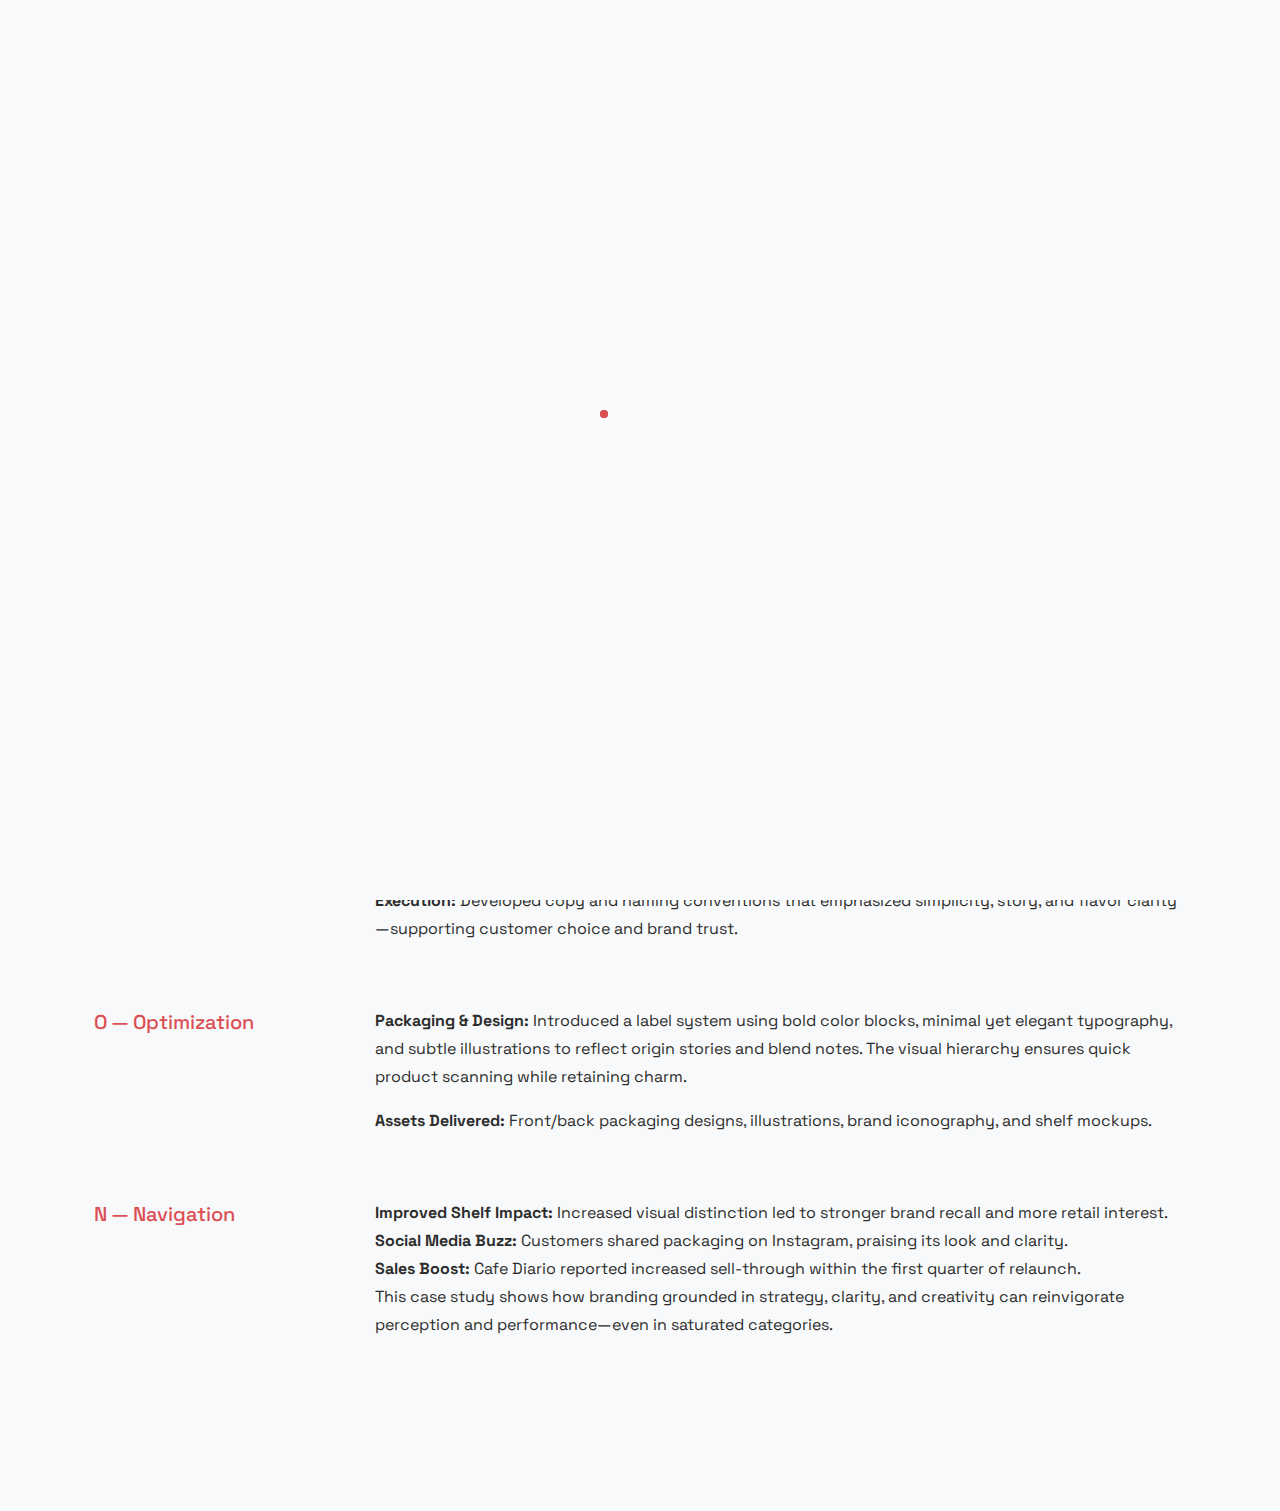
<file: cafe-diario.html>
<!DOCTYPE html>
<html lang="en">

<head>
  <meta http-equiv="Content-Type" content="text/html; charset=utf-8">

  <meta name="description" content="Name of your web site">
  <meta name="author" content="NusaTheme">

  <meta name="viewport" content="width=device-width, initial-scale=1, maximum-scale=1">

  <title>Case Study: Rebranding Cafe Diario’s Coffee Packaging | Efren Cavazos</title>
  <meta name="description" content="Discover how the ICON Method® transformed Cafe Diario’s packaging into a visually compelling, customer-friendly brand in a saturated coffee market.">
    <!-- Favicon -->
  <link rel="icon" href="assets/images/favicon.png" type="image/png">
  <!-- /Favicon -->

  <!-- STYLES -->
  <link rel="preconnect" href="https://fonts.googleapis.com">
  <link rel="preconnect" href="https://fonts.gstatic.com" crossorigin>
  <link href="https://fonts.googleapis.com/css2?family=Space+Grotesk:wght@300..700&display=swap" rel="stylesheet">

  <link rel="stylesheet" type="text/css" href="assets/css/bootstrap.min.css">
  <link rel="stylesheet" type="text/css" href="assets/css/bootstrap-icons.min.css">
  <link rel="stylesheet" type="text/css" href="assets/css/font-awesome.css">
  <link rel="stylesheet" type="text/css" href="assets/css/swiper-bundle.min.css">
  <link rel="stylesheet" type="text/css" href="assets/css/splitting.css">
  <link rel="stylesheet" type="text/css" href="assets/css/animate.min.css">
  <link rel="stylesheet" type="text/css" href="assets/css/style.css">
  <!-- /STYLES -->
</head>

<body class="light">
  <header class="site-header sticky wow fadeInDown">
    <div class="container">
      <div class="site-header-container">
        <!-- Logo -->
        <div class="site-header-logo">
          <a href="./index.html" class="logo">
            <img src="./assets/images/logo.png" alt="Your Logo" width="300" height="95">
            <span class="visually-hidden">Logo</span>
          </a>
        </div>
        <!-- /Logo -->

        <!-- Menu -->
        <div class="mobile-menu d-lg-none">
          <button class="js-menu-toggle">
            <span></span>
            <span></span>
            <span></span>
          </button>
        </div>
        <nav class="site-menu text-uppercase">
          <ul>
            <li><a href="./index.html" class="one-page-link active">Home</a></li>
            <li><a href="./index.html#service" class="one-page-link">What I Offer</a></li>
            <li><a href="./index.html#about" class="one-page-link">About Me</a></li>
          </ul>
        </nav>
        <!-- /Menu -->

        <!-- Button Hire Me -->
        <div class="d-none d-xl-flex site-menu-right">
          <a href="./index.html#contact" class="btn btn-md one-page-link">
            Hire Me <i class="fa fa-chevron-right ms-1 fs-sm"></i>
          </a>
        </div>
        <!-- Button Hire Me -->
      </div>
    </div>
  </header>


  <main>
    <!-- Header Section -->
    <section class="home-section pt-5 pb-5" style="background-image: url(assets/images/bg-1.jpg)" id="home">
      <div class="container position-relative d-flex align-items-end pt-5 pb-5">
        <!-- Section Content -->
        <div class="w-100 text-center">
          <div class="row">
            <!-- Page Title -->
            <div class="col-md-8 offset-md-2">
              <h1 class="hs-title-1 mb-1">
                <span class="wow fadeInUp d-inline-block">Redesigning Cafe Diario's Coffee Packaging</span>
              </h1>
              <p class="mb-0 wow fadeInUp text-gray-2 fs-xl" data-wow-delay=" 0.2s" data-wow-duration="1.2s">
                Packaging design, rebranding, strategy
              </p>
            </div>
            <!-- /Page Title -->

          </div>
        </div>
        <!-- /Section Content -->

      </div>
    </section>
    <!-- /Header Section -->

    <!-- Section -->
    <section class="pt-5 bg-light" id="cafe-diario-case-study">
      <div class="container">
        <div class="text-center mb-5">
          <h2>Case Study: Packaging Redesign for Cafe Diario</h2>
          <p class="fs-lg text-gray-1">Using the ICON Method® to build an inclusive and high-impact coffee brand presence.</p>
        </div>
    
        <div class="row mb-5">
          <div class="col-md-3">
            <h4 class="text-primary-1">I — Identity</h4>
          </div>
          <div class="col-md-9">
            <p><strong>Challenge:</strong> Cafe Diario needed to refresh its packaging in a saturated coffee market to stand out and better reflect its mission: that quality coffee is for everyone—not just aficionados.</p>
            <p><strong>Goal:</strong> Build a visual identity that was approachable, artistic, and easy to understand—without compromising premium cues.</p>
          </div>
        </div>
    
        <div class="row mb-5">
          <div class="col-md-3">
            <h4 class="text-primary-1">C — Communication</h4>
          </div>
          <div class="col-md-9">
            <p><strong>Strategy:</strong> Position coffee as a daily ritual accessible to all. Messaging needed to balance origin storytelling with friendly, clear language to welcome novice and seasoned drinkers alike.</p>
            <p><strong>Execution:</strong> Developed copy and naming conventions that emphasized simplicity, story, and flavor clarity—supporting customer choice and brand trust.</p>
          </div>
        </div>
    
        <div class="row mb-5">
          <div class="col-md-3">
            <h4 class="text-primary-1">O — Optimization</h4>
          </div>
          <div class="col-md-9">
            <p><strong>Packaging & Design:</strong> Introduced a label system using bold color blocks, minimal yet elegant typography, and subtle illustrations to reflect origin stories and blend notes. The visual hierarchy ensures quick product scanning while retaining charm.</p>
            <p><strong>Assets Delivered:</strong> Front/back packaging designs, illustrations, brand iconography, and shelf mockups.</p>
          </div>
        </div>
    
        <div class="row mb-5">
          <div class="col-md-3">
            <h4 class="text-primary-1">N — Navigation</h4>
          </div>
          <div class="col-md-9">
            <ul>
              <li><strong>Improved Shelf Impact:</strong> Increased visual distinction led to stronger brand recall and more retail interest.</li>
              <li><strong>Social Media Buzz:</strong> Customers shared packaging on Instagram, praising its look and clarity.</li>
              <li><strong>Sales Boost:</strong> Cafe Diario reported increased sell-through within the first quarter of relaunch.</li>
            </ul>
            <p>This case study shows how branding grounded in strategy, clarity, and creativity can reinvigorate perception and performance—even in saturated categories.</p>
          </div>
        </div>
      </div>
    </section>
    
    
    <!-- /Section -->

  </main>

  <!-- Footer -->
  <footer class="footer">
    <div class="container">
      <div class="row align-items-center">
        <!-- Footer Copyright -->
        <div class="col-lg-5 mb-4 mb-lg-0 text-center text-lg-start">
          <span class="text-gray-2 d-inline-block wow fadeInLeft" data-wow-offset="20">©
            Efren Cavazos 2025 | All Rights
            Reserved</span>
        </div>
        <!-- /Footer Copyright -->

        <!-- Social Media -->
        <div class="col-lg-7">
          <!-- <div class="social-media wow fadeInLeft" data-wow-offset="20">
            <a href="#">
              <span class="visually-hidden">Facebook</span>
              <i class="bi-facebook"></i>
            </a>
            <a href="#">
              <span class="visually-hidden">Twitter</span>
              <i class="bi-twitter-x"></i>
            </a>
            <a href="#">
              <span class="visually-hidden">Linkedin</span>
              <i class="bi-linkedin"></i>
            </a>
            <a href="#">
              <span class="visually-hidden">Dribbble</span>
              <i class="bi-dribbble"></i>
            </a>
          </div> -->
        </div>
        <!-- /Social Media -->

      </div>

    </div>
  </footer>
  <!-- /Footer -->

  <!-- Preloader -->
  <div class="preloader">
    <div class="ripple">
      <div></div>
      <div></div>
    </div>
  </div>
  <!-- /Preloader -->

  <!-- CURSOR -->
  <div class="mouse-cursor cursor-outer"></div>
  <div class="mouse-cursor cursor-inner"></div>
  <!-- /CURSOR -->

  <!-- Back to top -->
  <div class="back-to-top-wrapper">
    <a href="#Home" class="back-to-top">
      <span class="visually-hidden">Back to top</span>
      <i class="bi bi-arrow-up-short"></i>
      <div class="progress-wrap active-progress">
        <svg class="progress-circle svg-content" width="100%" height="100%" viewBox="-1 -1 102 102">
          <path d="M50,1 a49,49 0 0,1 0,98 a49,49 0 0,1 0,-98" />
        </svg>
      </div>
    </a>
  </div>
  <!-- /Back to top -->

  <!-- SCRIPTS -->
  <script src="assets/js/jquery.min.js"></script>
  <script src="assets/js/bootstrap.bundle.min.js"></script>
  <script src="assets/js/plugins.js"></script>
  <script src="assets/js/main.js"></script>
  <!-- /SCRIPTS -->
  <!-- Google tag (gtag.js) -->
<script async src="https://www.googletagmanager.com/gtag/js?id=G-RB4GNWDWS3"></script>
<script>
  window.dataLayer = window.dataLayer || [];
  function gtag(){dataLayer.push(arguments);}
  gtag('js', new Date());

  gtag('config', 'G-RB4GNWDWS3');
</script>
</body>

</html>
</file>
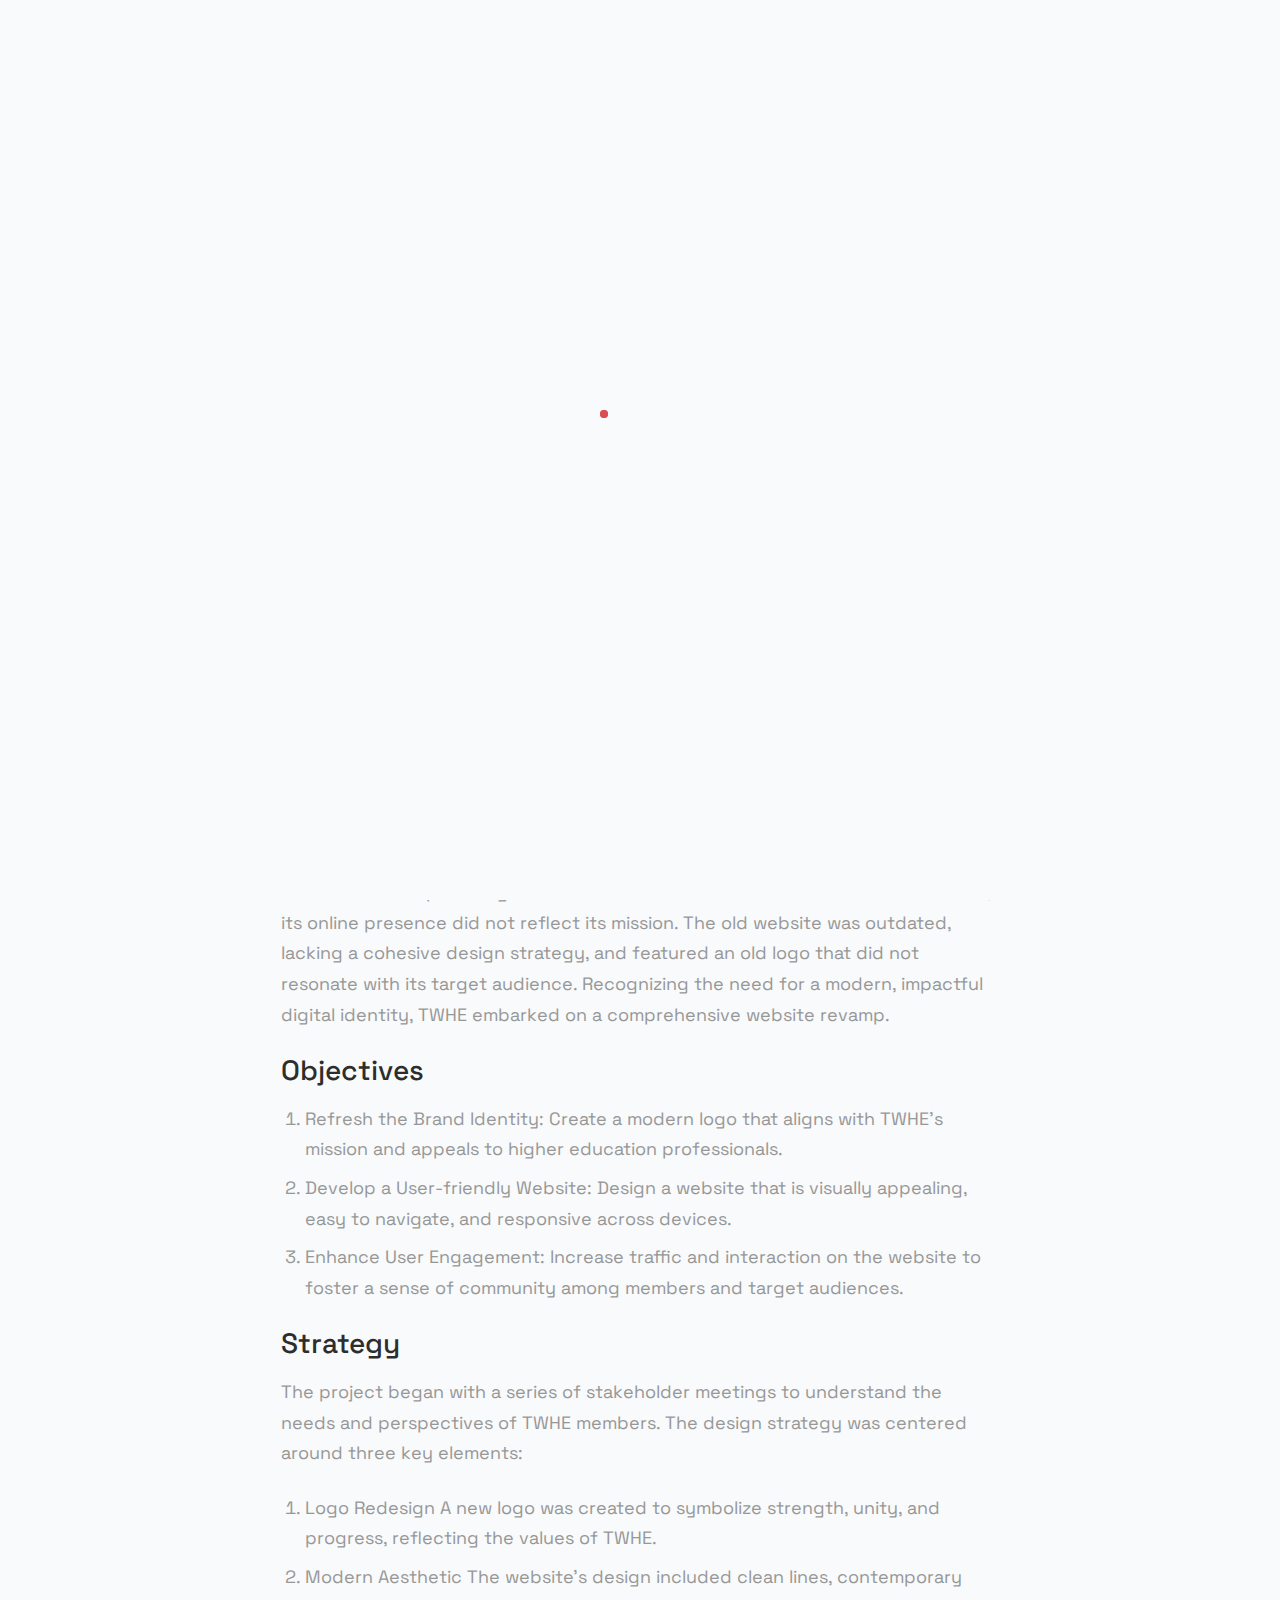
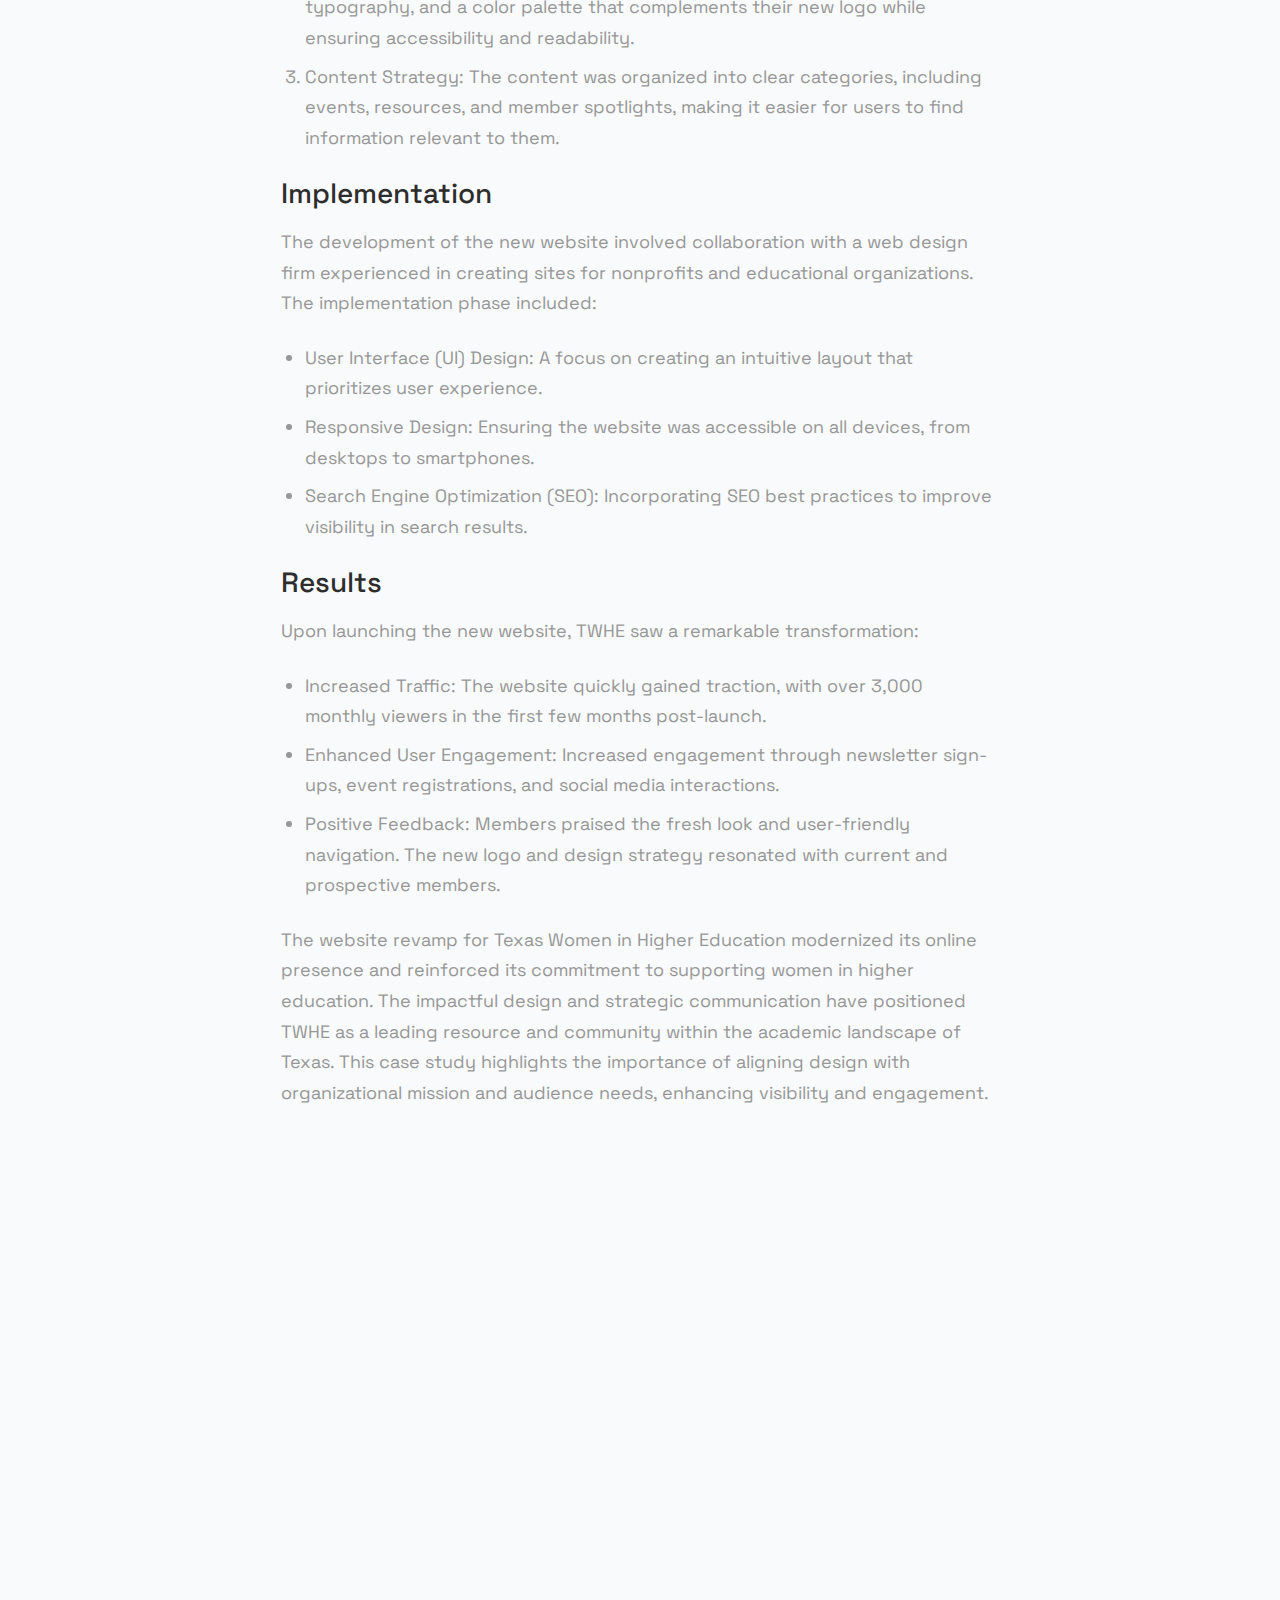
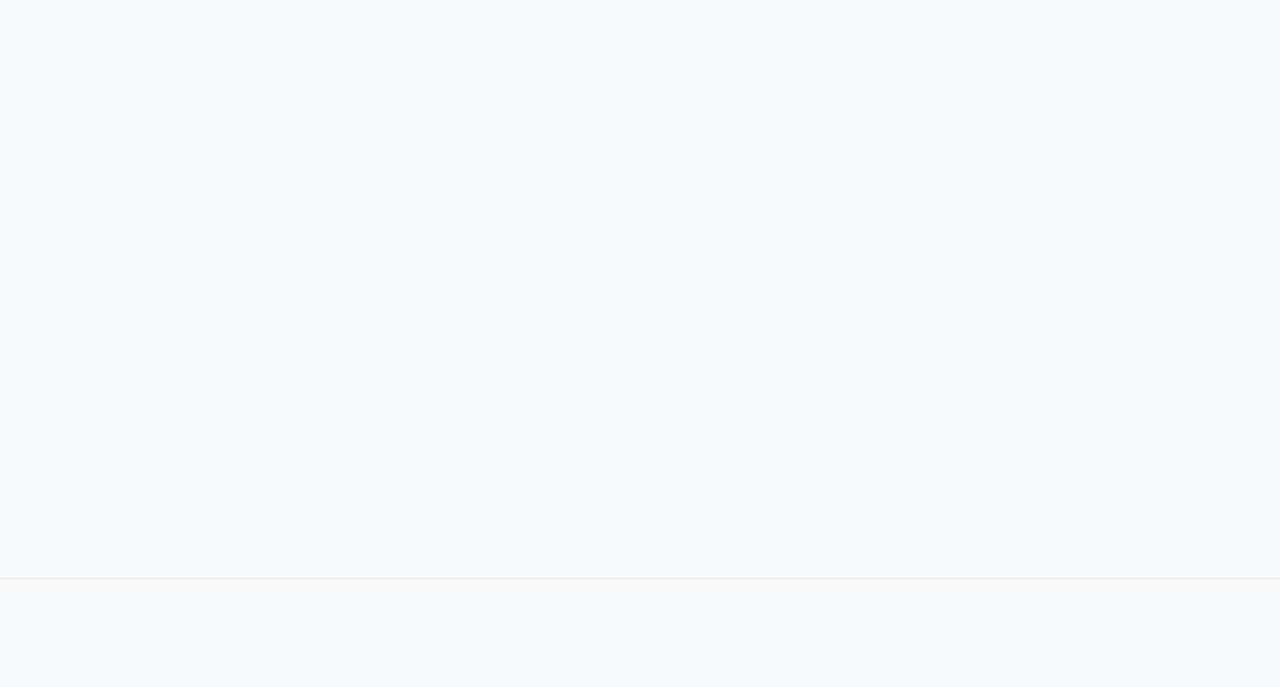
<file: kinsmen-website.html>
<!DOCTYPE html>
<html lang="en">

<head>
  <meta http-equiv="Content-Type" content="text/html; charset=utf-8">
  <meta name="description" content="Name of your web site">
  <meta name="author" content="NusaTheme">
  <meta name="viewport" content="width=device-width, initial-scale=1, maximum-scale=1">
  <title>Efren Cavazos | Digital Marketeer, Branding Expert and Graphic Designer</title>
  <meta name="description"
    content="Discover how the Kinsmen website was transformed with modern UX design, brand clarity, and strategic content—driving engagement and digital credibility for a nonprofit committed to education and empowerment.">

  <meta name="keywords"
    content="nonprofit website UX, TWHE brand redesign, higher education website revamp, stakeholder-driven design, accessibility in education websites, modern web design for nonprofits, logo and UI/UX refresh">

  <!-- Favicon -->
  <link rel="icon" href="assets/images/favicon.png" type="image/png">
  <!-- /Favicon -->

  <!-- Google Tag Manager -->
  <script>(function (w, d, s, l, i) {
      w[l] = w[l] || []; w[l].push({
        'gtm.start':
          new Date().getTime(), event: 'gtm.js'
      }); var f = d.getElementsByTagName(s)[0],
        j = d.createElement(s), dl = l != 'dataLayer' ? '&l=' + l : ''; j.async = true; j.src =
          'https://www.googletagmanager.com/gtm.js?id=' + i + dl; f.parentNode.insertBefore(j, f);
    })(window, document, 'script', 'dataLayer', 'GTM-TV84F7SS');</script>
  <!-- End Google Tag Manager -->

  <!-- STYLES -->
  <link rel="preconnect" href="https://fonts.googleapis.com">
  <link rel="preconnect" href="https://fonts.gstatic.com" crossorigin>
  <link href="https://fonts.googleapis.com/css2?family=Space+Grotesk:wght@300..700&display=swap" rel="stylesheet">
  <link rel="stylesheet" type="text/css" href="assets/css/bootstrap.min.css">
  <link rel="stylesheet" type="text/css" href="assets/css/bootstrap-icons.min.css">
  <link rel="stylesheet" type="text/css" href="assets/css/font-awesome.css">
  <link rel="stylesheet" type="text/css" href="assets/css/swiper-bundle.min.css">
  <link rel="stylesheet" type="text/css" href="assets/css/splitting.css">
  <link rel="stylesheet" type="text/css" href="assets/css/animate.min.css">
  <link rel="stylesheet" type="text/css" href="assets/css/style.css">
  <!-- /STYLES -->
</head>

<body class="light">

  <!-- Google Tag Manager (noscript) -->
  <noscript><iframe src="https://www.googletagmanager.com/ns.html?id=GTM-TV84F7SS" height="0" width="0"
      style="display:none;visibility:hidden"></iframe></noscript>
  <!-- End Google Tag Manager (noscript) -->
  <header class="site-header sticky wow fadeInDown">
    <div class="container">
      <div class="site-header-container">
        <!-- Logo -->
        <div class="site-header-logo">
          <a href="./index.html" class="logo">
            <img src="./assets/images/logo.png" alt="Your Logo" width="300" height="95">
            <span class="visually-hidden">Logo</span>
          </a>
        </div>
        <!-- /Logo -->

        <!-- Menu -->
        <div class="mobile-menu d-lg-none">
          <button class="js-menu-toggle">
            <span></span>
            <span></span>
            <span></span>
          </button>
        </div>
        <nav class="site-menu text-uppercase">
          <ul>
            <li><a href="./index.html" class="one-page-link active">Home</a></li>
            <li><a href="./index.html#service" class="one-page-link">What I Offer</a></li>
            <li><a href="./index.html#about" class="one-page-link">About Me</a></li>
          </ul>
        </nav>
        <!-- /Menu -->

        <!-- Button Hire Me -->
        <div class="d-none d-xl-flex site-menu-right">
          <a href="./index.html#contact" class="btn btn-md one-page-link">
            Hire Me <i class="fa fa-chevron-right ms-1 fs-sm"></i>
          </a>
        </div>
        <!-- Button Hire Me -->
      </div>
    </div>
  </header>

  <main>
    <!-- Header Section -->
    <section class="home-section pt-5 pb-5" style="background-image: url(assets/images/bg-1.jpg)" id="home">
      <div class="container position-relative d-flex align-items-end pt-5 pb-5">
        <!-- Section Content -->
        <div class="w-100 text-center">
          <div class="row">
            <!-- Page Title -->
            <div class="col-md-8 offset-md-2">
              <h1 class="hs-title-1 mb-1">
                <span class="wow fadeInUp d-inline-block">Revamp of the Texas Women in Higher Education (TWHE)
                  Website</span>
              </h1>
              <p class="mb-0 wow fadeInUp text-gray-2 fs-xl" data-wow-delay=" 0.2s" data-wow-duration="1.2s">
                Web Development, UI/UX Design
              </p>
            </div>
            <!-- /Page Title -->

          </div>
        </div>
        <!-- /Section Content -->

      </div>
    </section>
    <!-- /Header Section -->

    <!-- Section -->
    <section class="page-section content-light" id="start">
      <div class="container relative">
        <div class="row">
          <div class="col-lg-8 offset-lg-2">
            <!-- Project Info -->
            <div class="project-info bordered row row-cols-md-3 mb-5">
              <div class="project-info-item mb-2 mb-md-0">

              </div>
              <div class="project-info-item mb-2 mb-md-0">
                <div>
                  <b>Client</b>
                </div>
                <div class="text-gray-2">
                  Muscle Rehab by Enfusia
                </div>
              </div>
              <div class="project-info-item">
                <div>
                  <b>Services</b>
                </div>
                <div class="text-gray-2">
                  Packaging Design
                  <br>
                  Branding
                </div>
              </div>
            </div>
            <!-- /Project Info -->

            <!-- Project Description -->
            <div>
              <h2 class="h3 mb-3">Project Description</h2>
              <div class="text-gray-2 text-content">
                <p>The Texas Women in Higher Education (TWHE) organization has long been dedicated to empowering women
                  in academic institutions across Texas. However, its online presence did not reflect its mission. The
                  old website was outdated, lacking a cohesive design strategy, and featured an old logo that did not
                  resonate with its target audience. Recognizing the need for a modern, impactful digital identity, TWHE
                  embarked on a comprehensive website revamp.</p>
              </div>
              <h2 class="h3 mb-3">Objectives</h2>
              <div class="text-gray-2 text-content">
                <ol>
                  <li>Refresh the Brand Identity: Create a modern logo that aligns with TWHE’s mission and appeals to
                    higher education professionals.</li>
                  <li>Develop a User-friendly Website: Design a website that is visually appealing, easy to navigate,
                    and responsive across devices.</li>
                  <li>Enhance User Engagement: Increase traffic and interaction on the website to foster a sense of
                    community among members and target audiences.</li>
                </ol>
              </div>
              <h2 class="h3 mb-3">Strategy</h2>
              <div class="text-gray-2 text-content">
                <p>The project began with a series of stakeholder meetings to understand the needs and perspectives of
                  TWHE members. The design strategy was centered around three key elements:</p>
                <ol>
                  <li>Logo Redesign A new logo was created to symbolize strength, unity, and progress, reflecting the
                    values of TWHE.</li>
                  <li>Modern Aesthetic The website’s design included clean lines, contemporary typography, and a color
                    palette that complements their new logo while ensuring accessibility and readability.</li>
                  <li>Content Strategy: The content was organized into clear categories, including events, resources,
                    and member spotlights, making it easier for users to find information relevant to them.</li>
                </ol>
              </div>
              <h2 class="h3 mb-3">Implementation</h2>
              <div class="text-gray-2 text-content">
                <p>The development of the new website involved collaboration with a web design firm experienced in
                  creating sites for nonprofits and educational organizations. The implementation phase included:</p>
                <ul>
                  <li>User Interface (UI) Design: A focus on creating an intuitive layout that prioritizes user
                    experience.</li>
                  <li>Responsive Design: Ensuring the website was accessible on all devices, from desktops to
                    smartphones.</li>
                  <li>Search Engine Optimization (SEO): Incorporating SEO best practices to improve visibility in search
                    results.</li>
                </ul>
              </div>
              <h2 class="h3 mb-3">Results</h2>
              <div class="text-gray-2 text-content">
                <p>Upon launching the new website, TWHE saw a remarkable transformation:</p>
                <ul>
                  <li>Increased Traffic: The website quickly gained traction, with over 3,000 monthly viewers in the
                    first few months post-launch.</li>
                  <li>Enhanced User Engagement: Increased engagement through newsletter sign-ups, event registrations,
                    and social media interactions.</li>
                  <li>Positive Feedback: Members praised the fresh look and user-friendly navigation. The new logo and
                    design strategy resonated with current and prospective members.</li>
                </ul>
                <p>The website revamp for Texas Women in Higher Education modernized its online presence and reinforced
                  its commitment to supporting women in higher education. The impactful design and strategic
                  communication have positioned TWHE as a leading resource and community within the academic landscape
                  of Texas. This case study highlights the importance of aligning design with organizational mission and
                  audience needs, enhancing visibility and engagement.</p>
              </div>
            </div>
            <!-- /Project Description -->

            <!-- Project Images -->
            <div class="row g-4">
              <div class="col-lg-6">
                <!-- Project Box (Lightbox Image) -->
                <div class="project-box">
                  <div class="project-box-container wow scalexIn" data-wow-duration="1s">
                    <a href="assets/images/img-portrait.jpg" data-type="image" data-fslightbox="lightbox-projects">
                      <img src="assets/images/img-portrait.jpg" alt="" class="wow fadeIn" data-wow-delay="1.2s">
                      <div class="content-overlay">
                        <div>
                          <div class="project-title">Landing Page</div>
                          <div class="project-description">Lightbox Image</div>
                        </div>
                      </div>
                    </a>
                  </div>
                </div>
                <!-- /Project Box (Lightbox Image) -->
              </div>

              <div class="col-lg-6">
                <!-- Project Box (Lightbox Video) -->
                <div class="project-box">
                  <div class="project-box-container wow scalexIn" data-wow-duration="1s">
                    <a href="https://www.youtube.com/watch?v=xgk5N4rCJIw" data-type="youtube"
                      data-fslightbox="lightbox-projects">
                      <img src="assets/images/img-portrait.jpg" alt="" class="wow fadeIn" data-wow-delay="1.2s">
                      <div class="content-overlay">
                        <div>
                          <div class="project-title">Company Profile</div>
                          <div class="project-description">Lightbox Video</div>
                        </div>
                      </div>
                    </a>
                  </div>
                </div>
                <!-- Project Box (Lightbox Video) -->
              </div>

              <div class="col-lg-6">
                <!-- Project Box (Lightbox Image) -->
                <div class="project-box">
                  <div class="project-box-container wow scalexIn" data-wow-duration="1s">
                    <a href="assets/images/img-portrait.jpg" data-type="image" data-fslightbox="lightbox-projects">
                      <img src="assets/images/img-portrait.jpg" alt="" class="wow fadeIn" data-wow-delay="1.2s">
                      <div class="content-overlay">
                        <div>
                          <div class="project-title">Ecommerce Site</div>
                          <div class="project-description">Lightbox Image</div>
                        </div>
                      </div>
                    </a>
                  </div>
                </div>
                <!-- /Project Box (Lightbox Image) -->
              </div>

              <div class="col-lg-6">
                <!-- Project Box (Lightbox Image) -->
                <div class="project-box">
                  <div class="project-box-container wow scalexIn" data-wow-duration="1s">
                    <a href="assets/images/img-portrait.jpg" data-type="image" data-fslightbox="lightbox-projects">
                      <img src="assets/images/img-portrait.jpg" alt="" class="wow fadeIn" data-wow-delay="1.2s">
                      <div class="content-overlay">
                        <div>
                          <div class="project-title">Ecommerce Site</div>
                          <div class="project-description">Lightbox Image</div>
                        </div>
                      </div>
                    </a>
                  </div>
                </div>
                <!-- /Project Box (Lightbox Image) -->
              </div>
            </div>
            <!-- /Project Images -->
          </div>
        </div>
      </div>
    </section>
    <!-- /Section -->

  </main>

  <!-- Footer -->
  <footer class="footer">
    <div class="container">
      <div class="row align-items-center">
        <!-- Footer Copyright -->
        <div class="col-lg-5 mb-4 mb-lg-0 text-center text-lg-start">
          <span class="text-gray-2 d-inline-block wow fadeInLeft" data-wow-offset="20">©
            Efren Cavazos 2025 | All Rights
            Reserved</span>
        </div>
        <!-- /Footer Copyright -->
      </div>
    </div>
  </footer>
  <!-- /Footer -->

  <!-- Preloader -->
  <div class="preloader">
    <div class="ripple">
      <div></div>
      <div></div>
    </div>
  </div>
  <!-- /Preloader -->

  <!-- CURSOR -->
  <div class="mouse-cursor cursor-outer"></div>
  <div class="mouse-cursor cursor-inner"></div>
  <!-- /CURSOR -->

  <!-- Back to top -->
  <div class="back-to-top-wrapper">
    <a href="#Home" class="back-to-top">
      <span class="visually-hidden">Back to top</span>
      <i class="bi bi-arrow-up-short"></i>
      <div class="progress-wrap active-progress">
        <svg class="progress-circle svg-content" width="100%" height="100%" viewBox="-1 -1 102 102">
          <path d="M50,1 a49,49 0 0,1 0,98 a49,49 0 0,1 0,-98" />
        </svg>
      </div>
    </a>
  </div>
  <!-- /Back to top -->

  <!-- SCRIPTS -->
  <script src="assets/js/jquery.min.js"></script>
  <script src="assets/js/bootstrap.bundle.min.js"></script>
  <script src="assets/js/plugins.js"></script>
  <script src="assets/js/main.js"></script>
  <!-- /SCRIPTS -->
  <!-- Google tag (gtag.js) -->
  <script async src="https://www.googletagmanager.com/gtag/js?id=G-RB4GNWDWS3"></script>
  <script>
    window.dataLayer = window.dataLayer || [];
    function gtag() { dataLayer.push(arguments); }
    gtag('js', new Date());

    gtag('config', 'G-RB4GNWDWS3');
  </script>
</body>

</html>
</file>
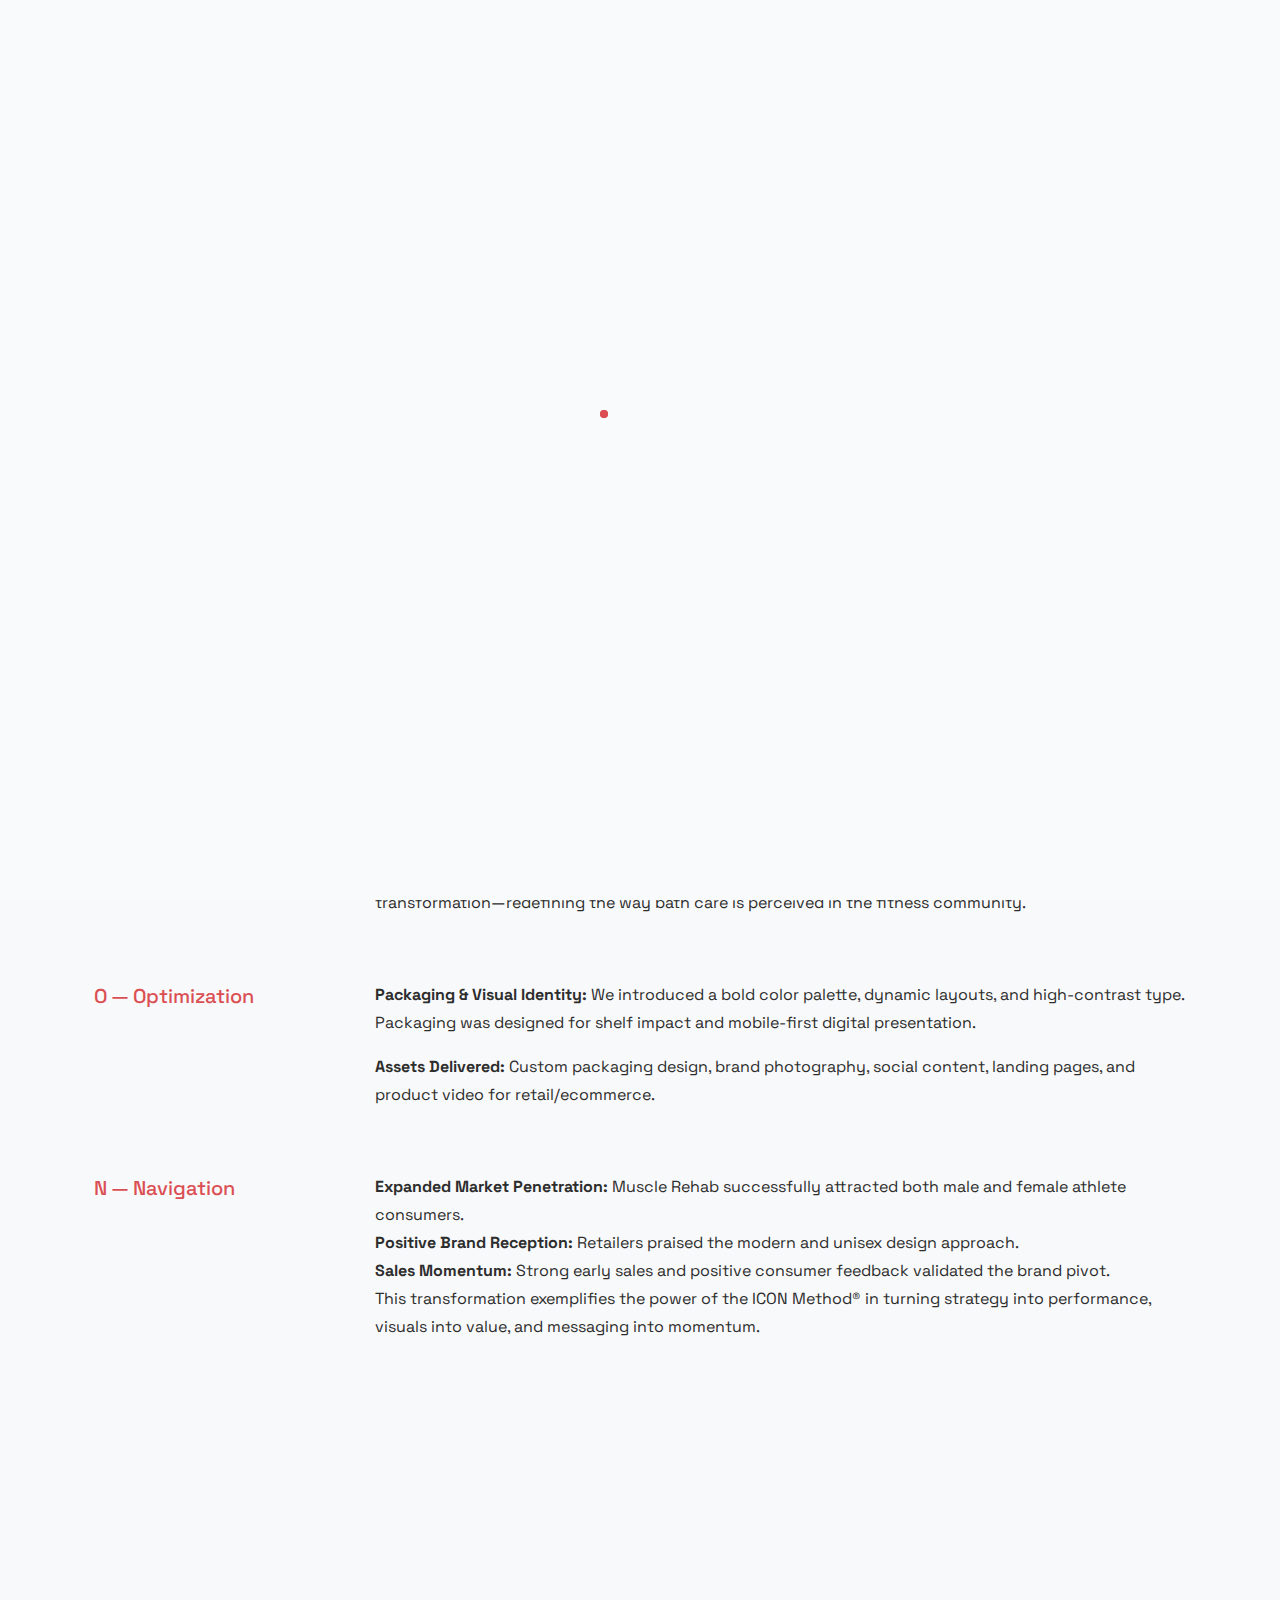
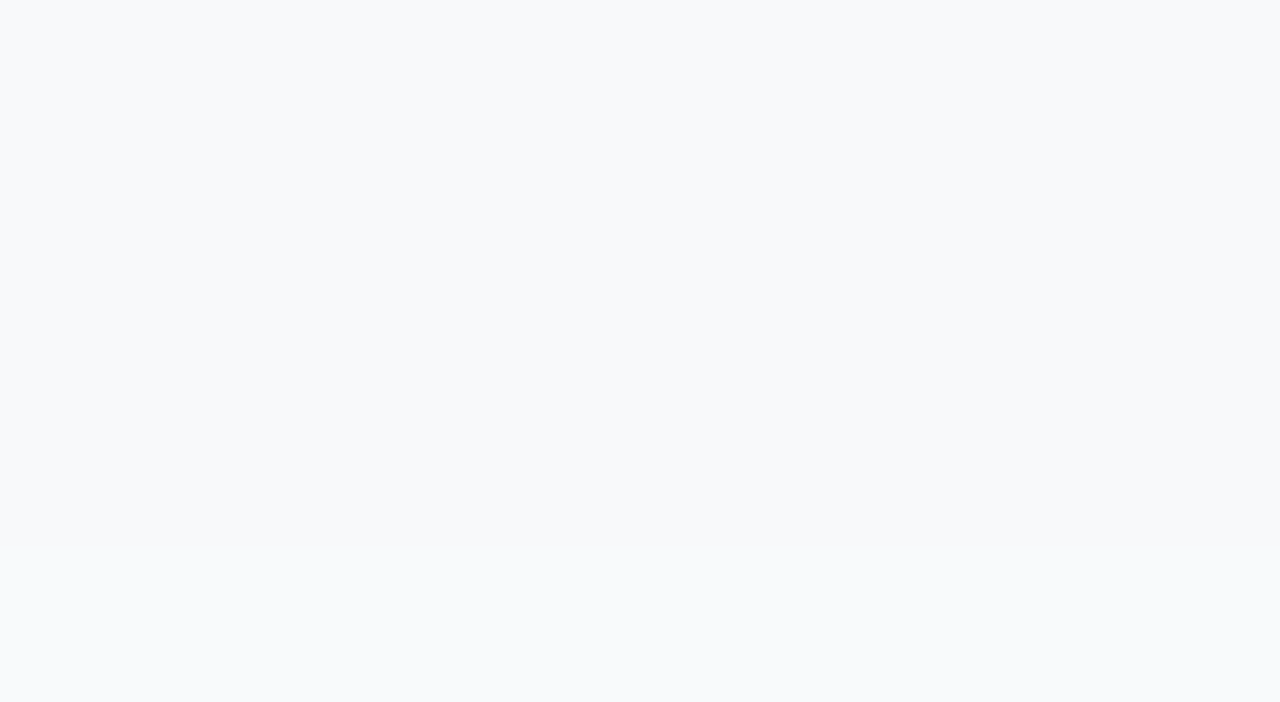
<file: muscle-rehab.html>
<!DOCTYPE html>
<html lang="en">

<head>
  <meta http-equiv="Content-Type" content="text/html; charset=utf-8">
  <meta name="description" content="Name of your web site">
  <meta name="author" content="NusaTheme">
  <meta name="viewport" content="width=device-width, initial-scale=1, maximum-scale=1">
  <title>Case Study: Launching Muscle Rehab by Enfusia | Efren Cavazos</title>
  <meta name="description"
    content="See how a strategic rebrand helped Enfusia break into the athletic market with Muscle Rehab — a bold, gender-inclusive identity built for performance.">
  <meta name="keywords"
    content="Muscle Rehab by Enfusia, athletic wellness branding, gender-inclusive product identity, performance-focused bath care, fitness product packaging, ICON Method for sports brands, muscle recovery branding">

  <!-- Favicon -->
  <link rel="icon" href="assets/images/favicon.png" type="image/png">
  <!-- /Favicon -->
  <!-- Google Tag Manager -->
  <script>(function (w, d, s, l, i) {
      w[l] = w[l] || []; w[l].push({
        'gtm.start':
          new Date().getTime(), event: 'gtm.js'
      }); var f = d.getElementsByTagName(s)[0],
        j = d.createElement(s), dl = l != 'dataLayer' ? '&l=' + l : ''; j.async = true; j.src =
          'https://www.googletagmanager.com/gtm.js?id=' + i + dl; f.parentNode.insertBefore(j, f);
    })(window, document, 'script', 'dataLayer', 'GTM-TV84F7SS');</script>
  <!-- End Google Tag Manager -->
  <!-- STYLES -->
  <link rel="preconnect" href="https://fonts.googleapis.com">
  <link rel="preconnect" href="https://fonts.gstatic.com" crossorigin>
  <link href="https://fonts.googleapis.com/css2?family=Space+Grotesk:wght@300..700&display=swap" rel="stylesheet">
  <link rel="stylesheet" type="text/css" href="assets/css/bootstrap.min.css">
  <link rel="stylesheet" type="text/css" href="assets/css/bootstrap-icons.min.css">
  <link rel="stylesheet" type="text/css" href="assets/css/font-awesome.css">
  <link rel="stylesheet" type="text/css" href="assets/css/swiper-bundle.min.css">
  <link rel="stylesheet" type="text/css" href="assets/css/splitting.css">
  <link rel="stylesheet" type="text/css" href="assets/css/animate.min.css">
  <link rel="stylesheet" type="text/css" href="assets/css/style.css">
  <!-- /STYLES -->
</head>

<body class="light">
  <!-- Google Tag Manager (noscript) -->
  <noscript><iframe src="https://www.googletagmanager.com/ns.html?id=GTM-TV84F7SS" height="0" width="0"
      style="display:none;visibility:hidden"></iframe></noscript>
  <!-- End Google Tag Manager (noscript) -->
  <header class="site-header sticky wow fadeInDown">
    <div class="container">
      <div class="site-header-container">
        <!-- Logo -->
        <div class="site-header-logo">
          <a href="./index.html" class="logo">
            <img src="./assets/images/logo.png" alt="Your Logo" width="300" height="95">
            <span class="visually-hidden">Logo</span>
          </a>
        </div>
        <!-- /Logo -->

        <!-- Menu -->
        <div class="mobile-menu d-lg-none">
          <button class="js-menu-toggle">
            <span></span>
            <span></span>
            <span></span>
          </button>
        </div>
        <nav class="site-menu text-uppercase">
          <ul>
            <li><a href="./index.html" class="one-page-link active">Home</a></li>
            <li><a href="./index.html#about" class="one-page-link">About Me</a></li>
            <li><a href="./index.html#service" class="one-page-link">What I Offer</a></li>
          </ul>
        </nav>
        <!-- /Menu -->

        <!-- Button Hire Me -->
        <div class="d-none d-xl-flex site-menu-right">
          <a href="./index.html#contact" class="btn btn-md one-page-link">
            Hire Me <i class="fa fa-chevron-right ms-1 fs-sm"></i>
          </a>
        </div>
        <!-- Button Hire Me -->
      </div>
    </div>
  </header>

  <main>
    <!-- Header Section -->
    <section class="home-section pt-5 pb-5" style="background-image: url(assets/images/bg-1.jpg)" id="home">
      <div class="container position-relative d-flex align-items-end pt-5 pb-5">
        <!-- Section Content -->
        <div class="w-100 text-center">
          <div class="row">
            <!-- Page Title -->
            <div class="col-md-8 offset-md-2">
              <h1 class="hs-title-1 mb-1">
                <span class="wow fadeInUp d-inline-block">Launching Muscle Rehab by Enfusia</span>
              </h1>
              <p class="mb-0 wow fadeInUp text-gray-2 fs-xl" data-wow-delay=" 0.2s" data-wow-duration="1.2s">
                Branding and Packaging Design
              </p>
            </div>
            <!-- /Page Title -->
          </div>
        </div>
        <!-- /Section Content -->
      </div>
    </section>
    <!-- /Header Section -->

    <!-- Section -->
    <section class="pt-5 bg-light" id="muscle-rehab-case-study">
      <div class="container">
        <div class="text-center mb-5">
          <h2>Case Study: Brand Transformation for Muscle Rehab by Enfusia</h2>
          <p class="fs-lg text-gray-1">A strategic rebrand using the ICON Method® to unlock a new audience in the
            wellness market.</p>
        </div>

        <div class="row mb-5">
          <div class="col-md-3">
            <h4 class="text-primary-1">I — Identity</h4>
          </div>
          <div class="col-md-9">
            <p><strong>Challenge:</strong> Enfusia, known for premium wellness products, sought to launch a
              sub-brand—<em>Muscle Rehab</em>—designed for athletes. This required pivoting from their established
              female-centric tone to a bold, performance-first identity.</p>
            <p><strong>Goals:</strong> Build a sub-brand that appeals to both male and female athletes, while
              maintaining the parent brand's quality perception.</p>
          </div>
        </div>

        <div class="row mb-5">
          <div class="col-md-3">
            <h4 class="text-primary-1">C — Communication</h4>
          </div>
          <div class="col-md-9">
            <p><strong>Strategy:</strong> Reposition recovery products as performance tools. Messaging emphasized that
              self-care isn't indulgent—it’s essential for athletic recovery and longevity.</p>
            <p><strong>Execution:</strong> Messaging hierarchy, taglines, and campaign copy reflected strength,
              discipline, and transformation—redefining the way bath care is perceived in the fitness community.</p>
          </div>
        </div>

        <div class="row mb-5">
          <div class="col-md-3">
            <h4 class="text-primary-1">O — Optimization</h4>
          </div>
          <div class="col-md-9">
            <p><strong>Packaging & Visual Identity:</strong> We introduced a bold color palette, dynamic layouts, and
              high-contrast type. Packaging was designed for shelf impact and mobile-first digital presentation.</p>
            <p><strong>Assets Delivered:</strong> Custom packaging design, brand photography, social content, landing
              pages, and product video for retail/ecommerce.</p>
          </div>
        </div>

        <div class="row mb-5">
          <div class="col-md-3">
            <h4 class="text-primary-1">N — Navigation</h4>
          </div>
          <div class="col-md-9">
            <ul>
              <li><strong>Expanded Market Penetration:</strong> Muscle Rehab successfully attracted both male and female
                athlete consumers.</li>
              <li><strong>Positive Brand Reception:</strong> Retailers praised the modern and unisex design approach.
              </li>
              <li><strong>Sales Momentum:</strong> Strong early sales and positive consumer feedback validated the brand
                pivot.</li>
            </ul>
            <p>This transformation exemplifies the power of the ICON Method® in turning strategy into performance,
              visuals into value, and messaging into momentum.</p>

          </div>
          <!-- Project Images -->
          <div class="row g-4">
            <div class="col-lg-6">
              <!-- Project Box (Lightbox Image) -->
              <div class="project-box">
                <div class="project-box-container wow scalexIn" data-wow-duration="1s">
                  <a href="assets/images/big/dp-big--portfolio-38.jpg" data-type="image"
                    data-fslightbox="lightbox-projects">
                    <img src="assets/images/big/dp-big--portfolio-38.jpg" alt="" class="wow fadeIn"
                      data-wow-delay="1.2s">
                    <div class="content-overlay">
                      <div>
                        <div class="project-title">Muscle Rehab Brand Identity</div>
                        <!-- <div class="project-description">Lightbox Image</div> -->
                      </div>
                    </div>
                  </a>
                </div>
              </div>
              <!-- /Project Box (Lightbox Image) -->
            </div>

            <div class="col-lg-6">
              <!-- Project Box (Lightbox Video) -->
              <div class="project-box">
                <div class="project-box-container wow scalexIn" data-wow-duration="1s">
                  <a href="assets/images/big/dp-big--portfolio-37.jpg" data-type="image"
                    data-fslightbox="lightbox-projects">
                    <img src="assets/images/big/dp-big--portfolio-37.jpg" alt="" class="wow fadeIn"
                      data-wow-delay="1.2s">
                    <div class="content-overlay">
                      <div>
                        <div class="project-title">Muscle Rehab Packaging Design</div>
                        <!-- <div class="project-description">Lightbox Image</div> -->
                      </div>
                    </div>
                  </a>
                </div>
              </div>
              <!-- Project Box (Lightbox Video) -->
            </div>

            <div class="col-lg-6">
              <!-- Project Box (Lightbox Image) -->
              <div class="project-box">
                <div class="project-box-container wow scalexIn" data-wow-duration="1s">
                  <a href="assets/images/big/dp-big--portfolio-40.jpg" data-type="image"
                    data-fslightbox="lightbox-projects">
                    <img src="assets/images/big/dp-big--portfolio-40.jpg" alt="" class="wow fadeIn"
                      data-wow-delay="1.2s">
                    <div class="content-overlay">
                      <div>
                        <div class="project-title">Muscle Rehab Packaging Design</div>
                        <!-- <div class="project-description">Lightbox Image</div> -->
                      </div>
                    </div>
                  </a>
                </div>
              </div>
              <!-- /Project Box (Lightbox Image) -->
            </div>

            <div class="col-lg-6">
              <!-- Project Box (Lightbox Image) -->
              <div class="project-box">
                <div class="project-box-container wow scalexIn" data-wow-duration="1s">
                  <a href="assets/images/big/dp-big--portfolio-34.jpg" data-type="image"
                    data-fslightbox="lightbox-projects">
                    <img src="assets/images/big/dp-big--portfolio-34.jpg" alt="" class="wow fadeIn"
                      data-wow-delay="1.2s">
                    <div class="content-overlay">
                      <div>
                        <div class="project-title">Muscle Rehab Brand Identity</div>
                        <!-- <div class="project-description">Lightbox Image</div> -->
                      </div>
                    </div>
                  </a>
                </div>
              </div>
              <!-- /Project Box (Lightbox Image) -->
            </div>
          </div>
          <!-- /Project Images -->
        </div>
      </div>
    </section>

    <!-- /Section -->

  </main>

  <!-- Footer -->
  <footer class="footer">
    <div class="container">
      <div class="row align-items-center">
        <!-- Footer Copyright -->
        <div class="col-lg-5 mb-4 mb-lg-0 text-center text-lg-start">
          <span class="text-gray-2 d-inline-block wow fadeInLeft" data-wow-offset="20">©
            Efren Cavazos 2025 | All Rights
            Reserved</span>
        </div>
        <!-- /Footer Copyright -->
      </div>
    </div>
  </footer>
  <!-- /Footer -->

  <!-- Preloader -->
  <div class="preloader">
    <div class="ripple">
      <div></div>
      <div></div>
    </div>
  </div>
  <!-- /Preloader -->

  <!-- CURSOR -->
  <div class="mouse-cursor cursor-outer"></div>
  <div class="mouse-cursor cursor-inner"></div>
  <!-- /CURSOR -->

  <!-- Back to top -->
  <div class="back-to-top-wrapper">
    <a href="#Home" class="back-to-top">
      <span class="visually-hidden">Back to top</span>
      <i class="bi bi-arrow-up-short"></i>
      <div class="progress-wrap active-progress">
        <svg class="progress-circle svg-content" width="100%" height="100%" viewBox="-1 -1 102 102">
          <path d="M50,1 a49,49 0 0,1 0,98 a49,49 0 0,1 0,-98" />
        </svg>
      </div>
    </a>
  </div>
  <!-- /Back to top -->
  <!-- SCRIPTS -->
  <script src="assets/js/jquery.min.js"></script>
  <script src="assets/js/bootstrap.bundle.min.js"></script>
  <script src="assets/js/plugins.js"></script>
  <script src="assets/js/main.js"></script>
  <!-- /SCRIPTS -->
  <!-- Google tag (gtag.js) -->
  <script async src="https://www.googletagmanager.com/gtag/js?id=G-RB4GNWDWS3"></script>
  <script>
    window.dataLayer = window.dataLayer || [];
    function gtag() { dataLayer.push(arguments); }
    gtag('js', new Date());

    gtag('config', 'G-RB4GNWDWS3');
  </script>
</body>

</html>
</file>
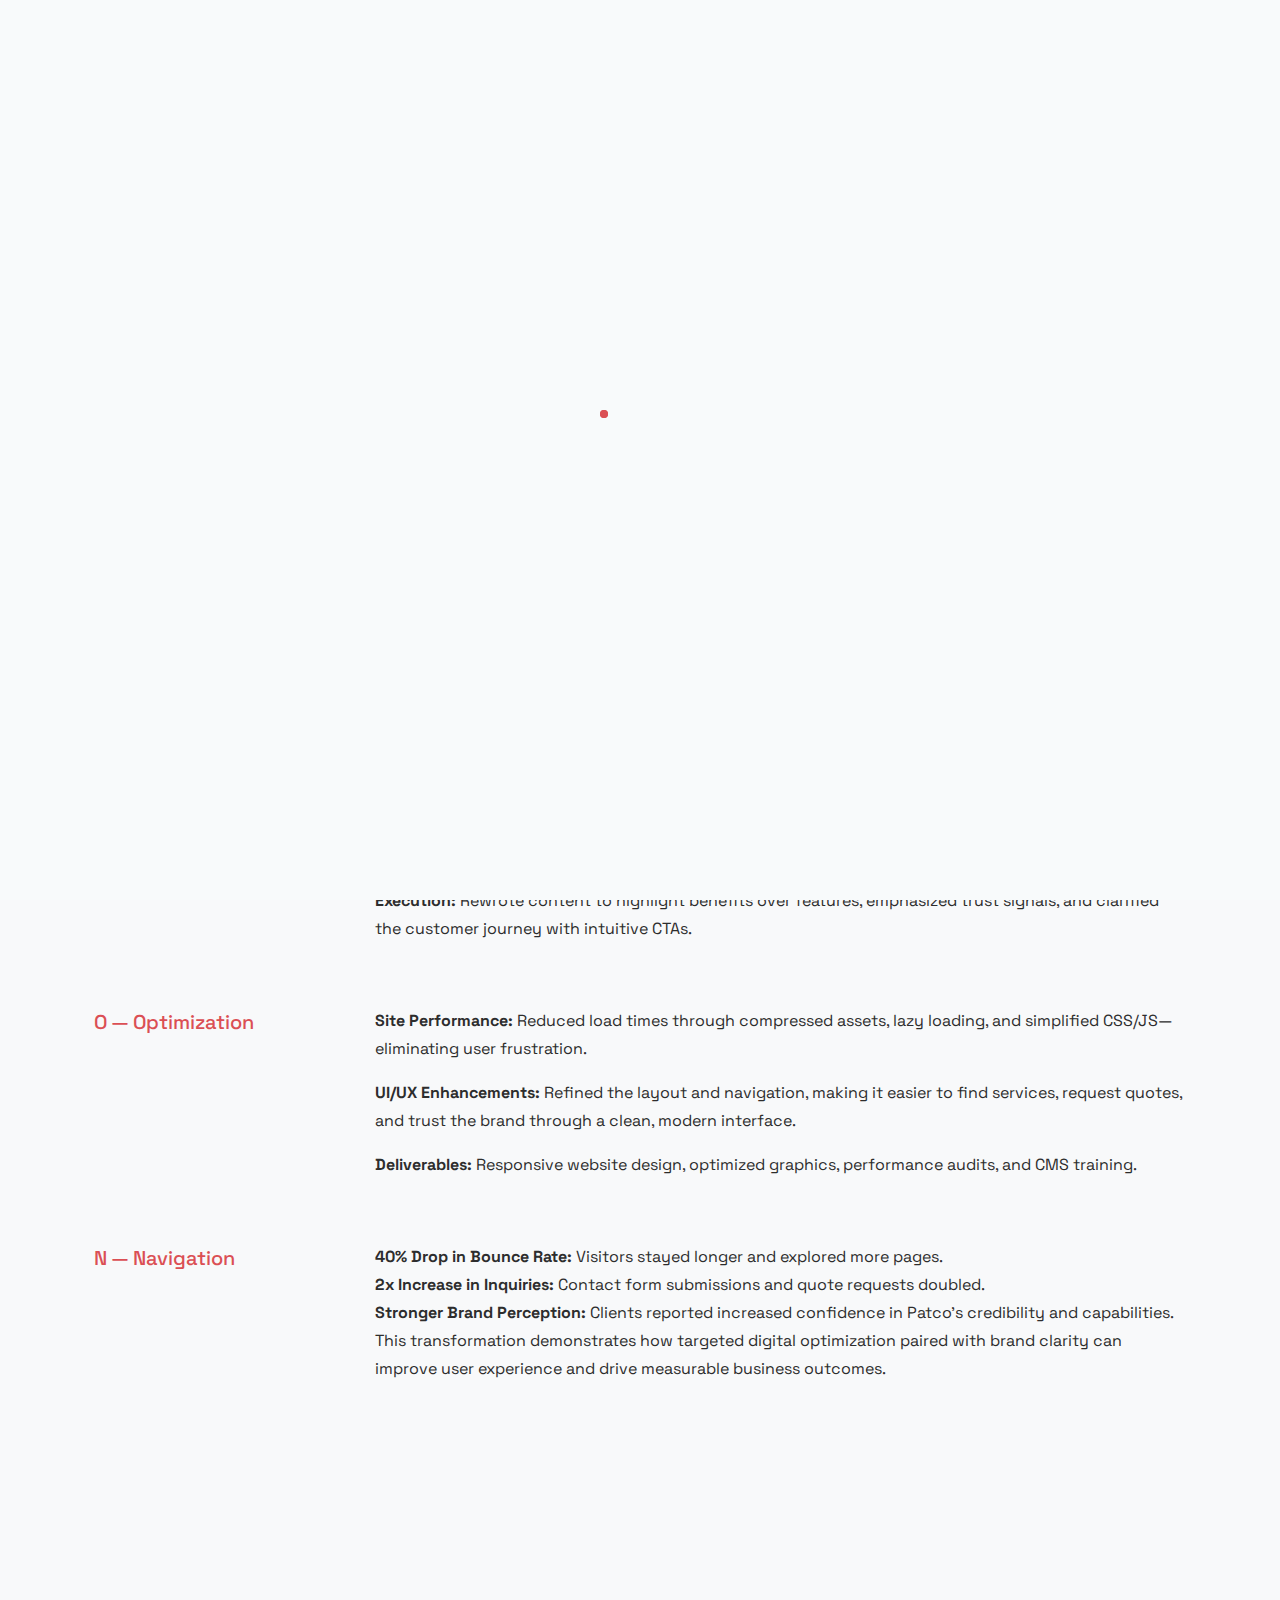
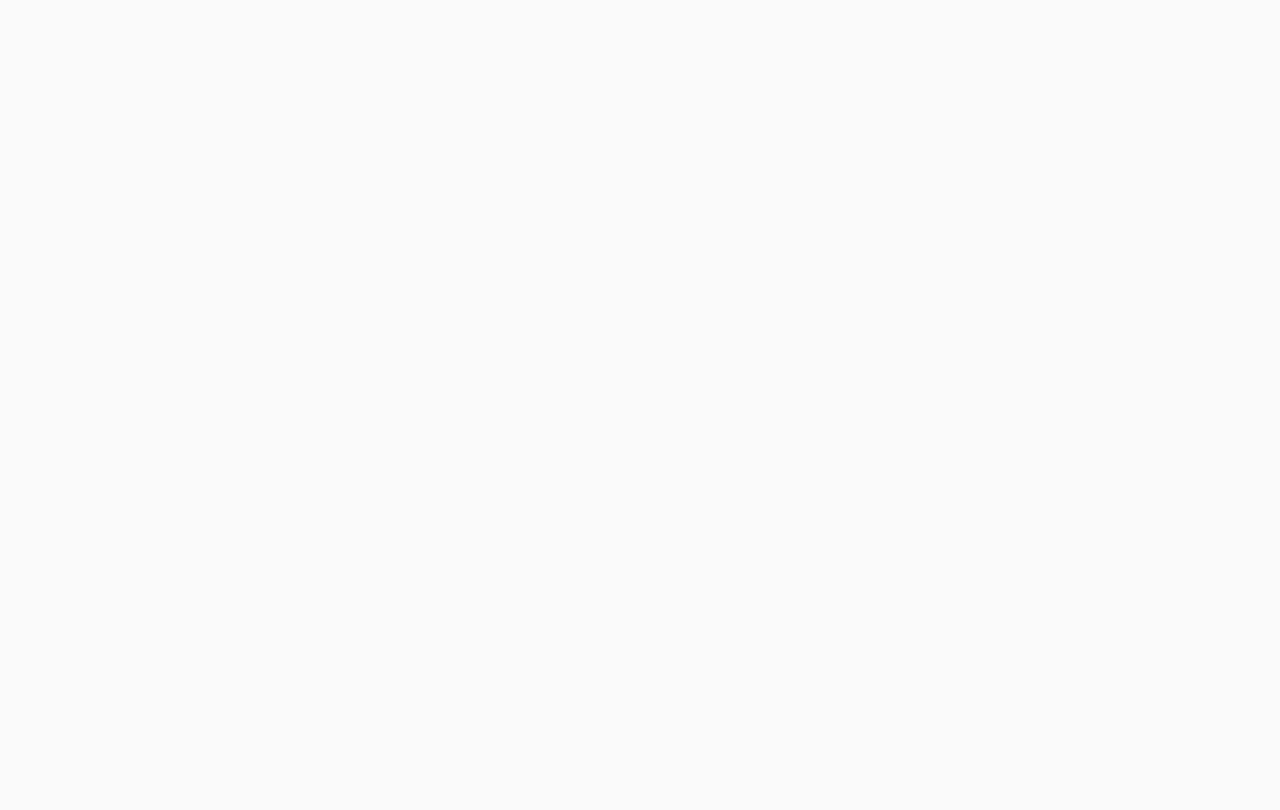
<file: patco-website.html>
<!DOCTYPE html>
<html lang="en">

<head>
  <!-- Google tag (gtag.js) -->
<script async src="https://www.googletagmanager.com/gtag/js?id=G-RB4GNWDWS3"></script>
<script>
  window.dataLayer = window.dataLayer || [];
  function gtag(){dataLayer.push(arguments);}
  gtag('js', new Date());

  gtag('config', 'G-RB4GNWDWS3');
</script>
  <meta http-equiv="Content-Type" content="text/html; charset=utf-8">
  <meta name="description" content="Name of your web site">
  <meta name="author" content="NusaTheme">
  <meta name="viewport" content="width=device-width, initial-scale=1, maximum-scale=1">
  <title>Case Study: Repositioning Patco Online Through UX Strategy | Efren Cavazos</title>
  <meta name="description"
    content="Redesigned Patco’s website for modern UX, brand clarity, and lead generation — powered by the ICON Method® for digital growth.">
  <meta name="keywords"
    content="industrial website redesign, Patco Manufacturing branding, B2B manufacturing UX, engineering services web design, ICON Method digital growth, technical industry lead generation, manufacturing website SEO">

  <!-- Favicon -->
  <link rel="icon" href="assets/images/favicon.png" type="image/png">
  <!-- /Favicon -->

  <!-- Google Tag Manager -->
  <script>(function (w, d, s, l, i) {
      w[l] = w[l] || []; w[l].push({
        'gtm.start':
          new Date().getTime(), event: 'gtm.js'
      }); var f = d.getElementsByTagName(s)[0],
        j = d.createElement(s), dl = l != 'dataLayer' ? '&l=' + l : ''; j.async = true; j.src =
          'https://www.googletagmanager.com/gtm.js?id=' + i + dl; f.parentNode.insertBefore(j, f);
    })(window, document, 'script', 'dataLayer', 'GTM-TV84F7SS');</script>
  <!-- End Google Tag Manager -->

  <!-- STYLES -->
  <link rel="preconnect" href="https://fonts.googleapis.com">
  <link rel="preconnect" href="https://fonts.gstatic.com" crossorigin>
  <link href="https://fonts.googleapis.com/css2?family=Space+Grotesk:wght@300..700&display=swap" rel="stylesheet">
  <link rel="stylesheet" type="text/css" href="assets/css/bootstrap.min.css">
  <link rel="stylesheet" type="text/css" href="assets/css/bootstrap-icons.min.css">
  <link rel="stylesheet" type="text/css" href="assets/css/font-awesome.css">
  <link rel="stylesheet" type="text/css" href="assets/css/swiper-bundle.min.css">
  <link rel="stylesheet" type="text/css" href="assets/css/splitting.css">
  <link rel="stylesheet" type="text/css" href="assets/css/animate.min.css">
  <link rel="stylesheet" type="text/css" href="assets/css/style.css">
  <!-- /STYLES -->
</head>

<body class="light">
  <!-- Google Tag Manager (noscript) -->
  <noscript><iframe src="https://www.googletagmanager.com/ns.html?id=GTM-TV84F7SS" height="0" width="0"
      style="display:none;visibility:hidden"></iframe></noscript>
  <!-- End Google Tag Manager (noscript) -->
  <header class="site-header sticky wow fadeInDown">
    <div class="container">
      <div class="site-header-container">
        <!-- Logo -->
        <div class="site-header-logo">
          <a href="./index.html" class="logo">
            <img src="./assets/images/logo.png" alt="Your Logo" width="300" height="95">
            <span class="visually-hidden">Logo</span>
          </a>
        </div>
        <!-- /Logo -->

        <!-- Menu -->
        <div class="mobile-menu d-lg-none">
          <button class="js-menu-toggle">
            <span></span>
            <span></span>
            <span></span>
          </button>
        </div>
        <nav class="site-menu text-uppercase">
          <ul>
            <li><a href="./index.html" class="one-page-link active">Home</a></li>
            <li><a href="./index.html#about" class="one-page-link">About Me</a></li>
            <li><a href="./index.html#service" class="one-page-link">What I Offer</a></li>
          </ul>
        </nav>
        <!-- /Menu -->

        <!-- Button Hire Me -->
        <div class="d-none d-xl-flex site-menu-right">
          <a href="./index.html#contact" class="btn btn-md one-page-link">
            Hire Me <i class="fa fa-chevron-right ms-1 fs-sm"></i>
          </a>
        </div>
        <!-- Button Hire Me -->
      </div>
    </div>
  </header>

  <main>
    <!-- Header Section -->
    <section class="home-section pt-5 pb-5" style="background-image: url(assets/images/bg-1.jpg)" id="home">
      <div class="container position-relative d-flex align-items-end pt-5 pb-5">
        <!-- Section Content -->
        <div class="w-100 text-center">
          <div class="row">
            <!-- Page Title -->
            <div class="col-md-8 offset-md-2">
              <h1 class="hs-title-1 mb-1">
                <span class="wow fadeInUp d-inline-block">Repositioning Patco Online: Brand-Led Design Meets
                  Performance</span>
              </h1>
              <p class="mb-0 wow fadeInUp text-gray-2 fs-xl" data-wow-delay="0.2s" data-wow-duration="1.2s">
                Website Redesign · Brand Messaging · UX Optimization
              </p>
            </div>
            <!-- /Page Title -->

          </div>
        </div>
        <!-- /Section Content -->

      </div>
    </section>
    <!-- /Header Section -->

    <!-- Section -->
    <section class="pt-5 bg-light" id="patco-case-study">
      <div class="container">
        <div class="text-center mb-5">
          <h2>Case Study: Website Redesign for Patco Manufacturing</h2>
          <p class="fs-lg text-gray-1">Leveraging the ICON Method® to enhance brand clarity, performance, and lead
            conversion through digital transformation.</p>
        </div>

        <div class="row mb-5">
          <div class="col-md-3">
            <h4 class="text-primary-1">I — Identity</h4>
          </div>
          <div class="col-md-9">
            <p><strong>Challenge:</strong> Patco’s outdated website failed to reflect its brand strength and industry
              uniqueness, leading to low engagement and misaligned user perception.</p>
            <p><strong>Goal:</strong> Redesign the site to visually represent Patco’s value, enhance credibility, and
              better communicate its service offering.</p>
          </div>
        </div>

        <div class="row mb-5">
          <div class="col-md-3">
            <h4 class="text-primary-1">C — Communication</h4>
          </div>
          <div class="col-md-9">
            <p><strong>Strategy:</strong> Shift messaging from generic content to a value-driven narrative that
              addresses client pain points and differentiates Patco from competitors.</p>
            <p><strong>Execution:</strong> Rewrote content to highlight benefits over features, emphasized trust
              signals, and clarified the customer journey with intuitive CTAs.</p>
          </div>
        </div>

        <div class="row mb-5">
          <div class="col-md-3">
            <h4 class="text-primary-1">O — Optimization</h4>
          </div>
          <div class="col-md-9">
            <p><strong>Site Performance:</strong> Reduced load times through compressed assets, lazy loading, and
              simplified CSS/JS—eliminating user frustration.</p>
            <p><strong>UI/UX Enhancements:</strong> Refined the layout and navigation, making it easier to find
              services, request quotes, and trust the brand through a clean, modern interface.</p>
            <p><strong>Deliverables:</strong> Responsive website design, optimized graphics, performance audits, and CMS
              training.</p>
          </div>
        </div>

        <div class="row mb-5">
          <div class="col-md-3">
            <h4 class="text-primary-1">N — Navigation</h4>
          </div>
          <div class="col-md-9">
            <ul>
              <li><strong>40% Drop in Bounce Rate:</strong> Visitors stayed longer and explored more pages.</li>
              <li><strong>2x Increase in Inquiries:</strong> Contact form submissions and quote requests doubled.</li>
              <li><strong>Stronger Brand Perception:</strong> Clients reported increased confidence in Patco’s
                credibility and capabilities.</li>
            </ul>
            <p>This transformation demonstrates how targeted digital optimization paired with brand clarity can improve
              user experience and drive measurable business outcomes.</p>
          </div>
        </div>
        <div class="row g-4">
          <div class="col-lg-6">
            <!-- Project Box (Lightbox Image) -->
            <div class="project-box">
              <div class="project-box-container wow scalexIn" data-wow-duration="1s">
                <a href="assets/images/big/dp-big--portfolio-116.jpg" data-type="image"
                  data-fslightbox="lightbox-projects">
                  <img src="assets/images/big/dp-big--portfolio-116.jpg" alt="" class="wow fadeIn"
                    data-wow-delay="1.2s">
                  <div class="content-overlay">
                    <div>
                      <div class="project-title">Patco Website Redesign</div>
                      <!-- <div class="project-description">Lightbox Image</div> -->
                    </div>
                  </div>
                </a>
              </div>
            </div>
            <!-- /Project Box (Lightbox Image) -->
          </div>

          <div class="col-lg-6">
            <!-- Project Box (Lightbox Video) -->
            <div class="project-box">
              <div class="project-box-container wow scalexIn" data-wow-duration="1s">
                <a href="assets/images/big/dp-big--portfolio-103.jpg" data-type="image"
                  data-fslightbox="lightbox-projects">
                  <img src="assets/images/big/dp-big--portfolio-103.jpg" alt="" class="wow fadeIn"
                    data-wow-delay="1.2s">
                  <div class="content-overlay">
                    <div>
                      <div class="project-title">Patco Website Redesign</div>
                      <!-- <div class="project-description">Lightbox Image</div> -->
                    </div>
                  </div>
                </a>
              </div>
            </div>
            <!-- Project Box (Lightbox Video) -->
          </div>

          <div class="col-lg-6">
            <!-- Project Box (Lightbox Image) -->
            <div class="project-box">
              <div class="project-box-container wow scalexIn" data-wow-duration="1s">
                <a href="assets/images/big/dp-big--portfolio-117.jpg" data-type="image"
                  data-fslightbox="lightbox-projects">
                  <img src="assets/images/big/dp-big--portfolio-117.jpg" alt="" class="wow fadeIn"
                    data-wow-delay="1.2s">
                  <div class="content-overlay">
                    <div>
                      <div class="project-title">Patco Website Redesign</div>
                      <!-- <div class="project-description">Lightbox Image</div> -->
                    </div>
                  </div>
                </a>
              </div>
            </div>
            <!-- /Project Box (Lightbox Image) -->
          </div>

          <div class="col-lg-6">
            <!-- Project Box (Lightbox Image) -->
            <div class="project-box">
              <div class="project-box-container wow scalexIn" data-wow-duration="1s">
                <a href="assets/images/big/dp-big--portfolio-128.jpg" data-type="image"
                  data-fslightbox="lightbox-projects">
                  <img src="assets/images/big/dp-big--portfolio-128.jpg" alt="" class="wow fadeIn"
                    data-wow-delay="1.2s">
                  <div class="content-overlay">
                    <div>
                      <div class="project-title">Patco Website Redesign</div>
                      <!-- <div class="project-description">Lightbox Image</div> -->
                    </div>
                  </div>
                </a>
              </div>
            </div>
            <!-- /Project Box (Lightbox Image) -->
          </div>
        </div>
      </div>
    </section>
    <!-- /Section -->
  </main>
  <!-- Footer -->
  <footer class="footer">
    <div class="container">
      <div class="row align-items-center">
        <!-- Footer Copyright -->
        <div class="col-lg-5 mb-4 mb-lg-0 text-center text-lg-start">
          <span class="text-gray-2 d-inline-block wow fadeInLeft" data-wow-offset="20">©
            Efren Cavazos 2025 | All Rights
            Reserved</span>
        </div>
        <!-- /Footer Copyright -->
      </div>
    </div>
  </footer>
  <!-- /Footer -->

  <!-- Preloader -->
  <div class="preloader">
    <div class="ripple">
      <div></div>
      <div></div>
    </div>
  </div>
  <!-- /Preloader -->

  <!-- Back to top -->
  <div class="back-to-top-wrapper">
    <a href="#Home" class="back-to-top">
      <span class="visually-hidden">Back to top</span>
      <i class="bi bi-arrow-up-short"></i>
      <div class="progress-wrap active-progress">
        <svg class="progress-circle svg-content" width="100%" height="100%" viewBox="-1 -1 102 102">
          <path d="M50,1 a49,49 0 0,1 0,98 a49,49 0 0,1 0,-98" />
        </svg>
      </div>
    </a>
  </div>
  <!-- /Back to top -->

  <!-- SCRIPTS -->
  <script src="assets/js/jquery.min.js"></script>
  <script src="assets/js/bootstrap.bundle.min.js"></script>
  <script src="assets/js/plugins.js"></script>
  <script src="assets/js/main.js"></script>
  <!-- /SCRIPTS -->
</body>

</html>
</file>
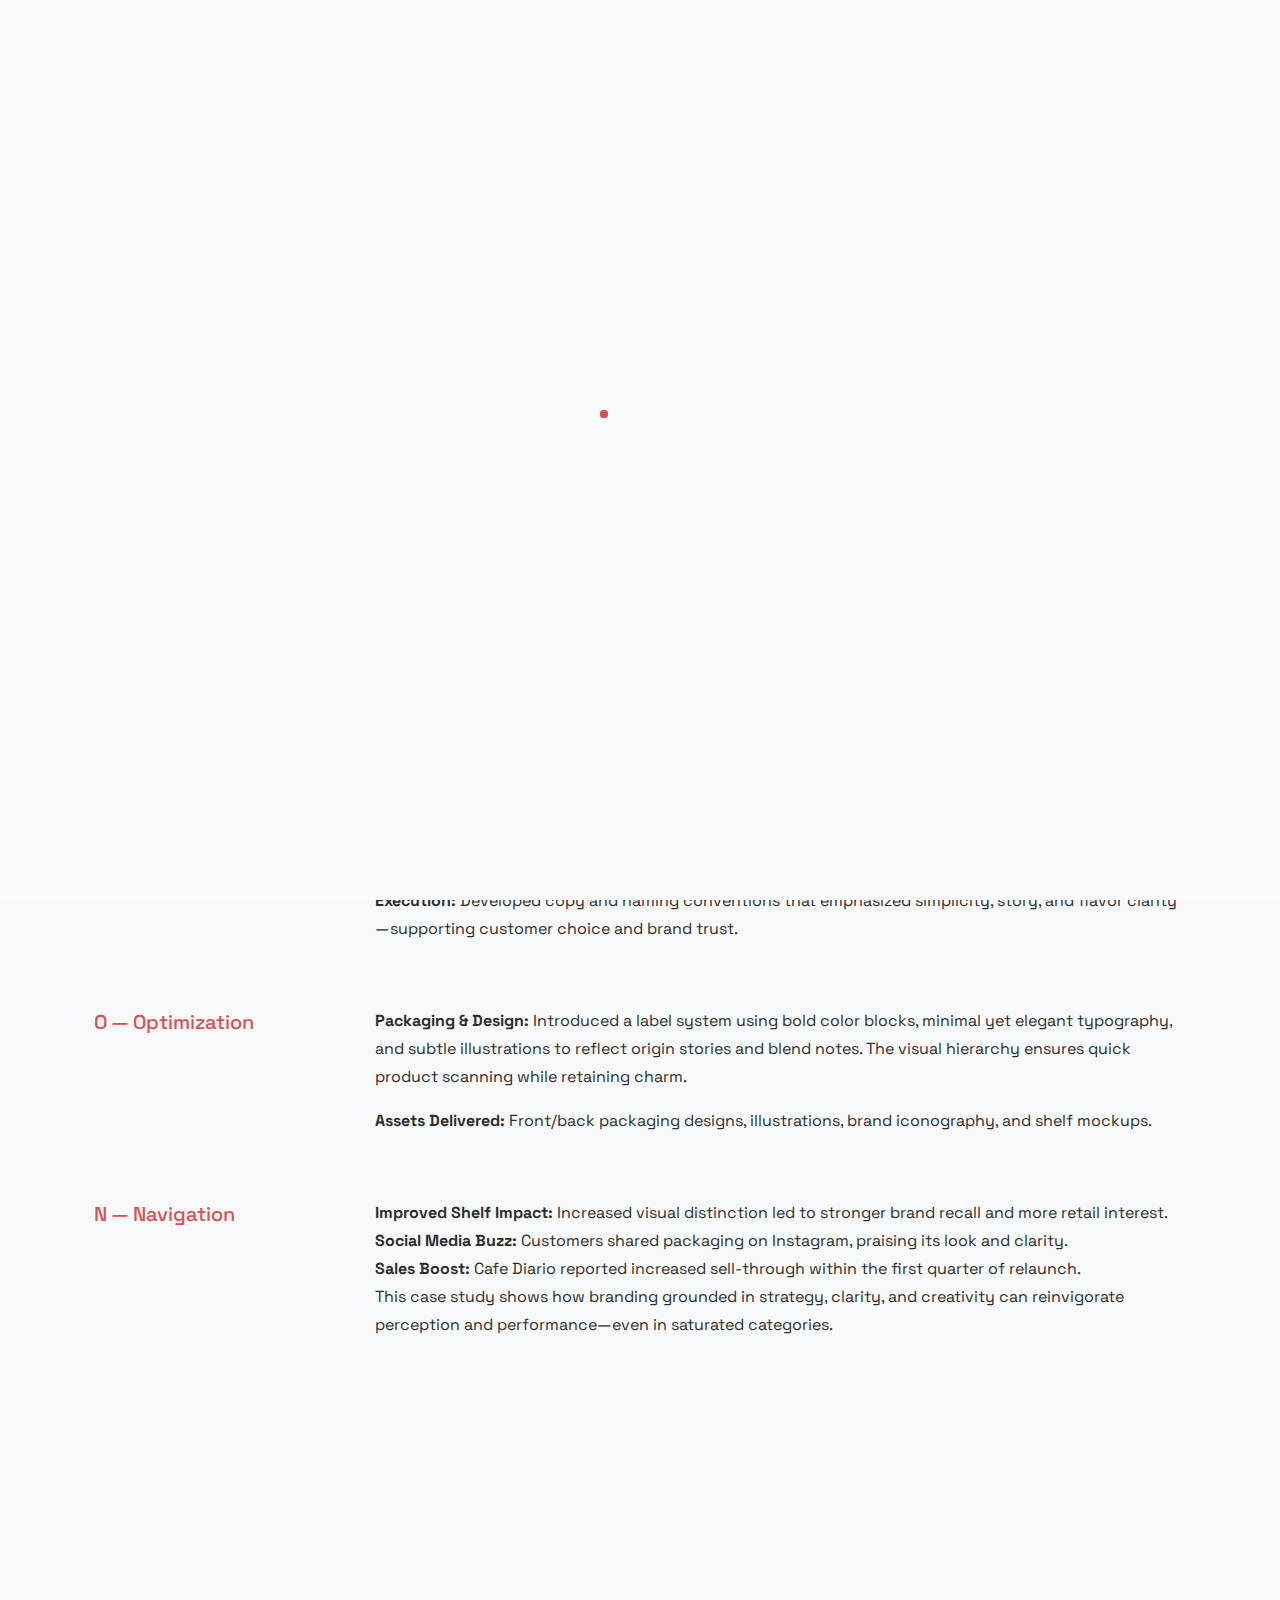
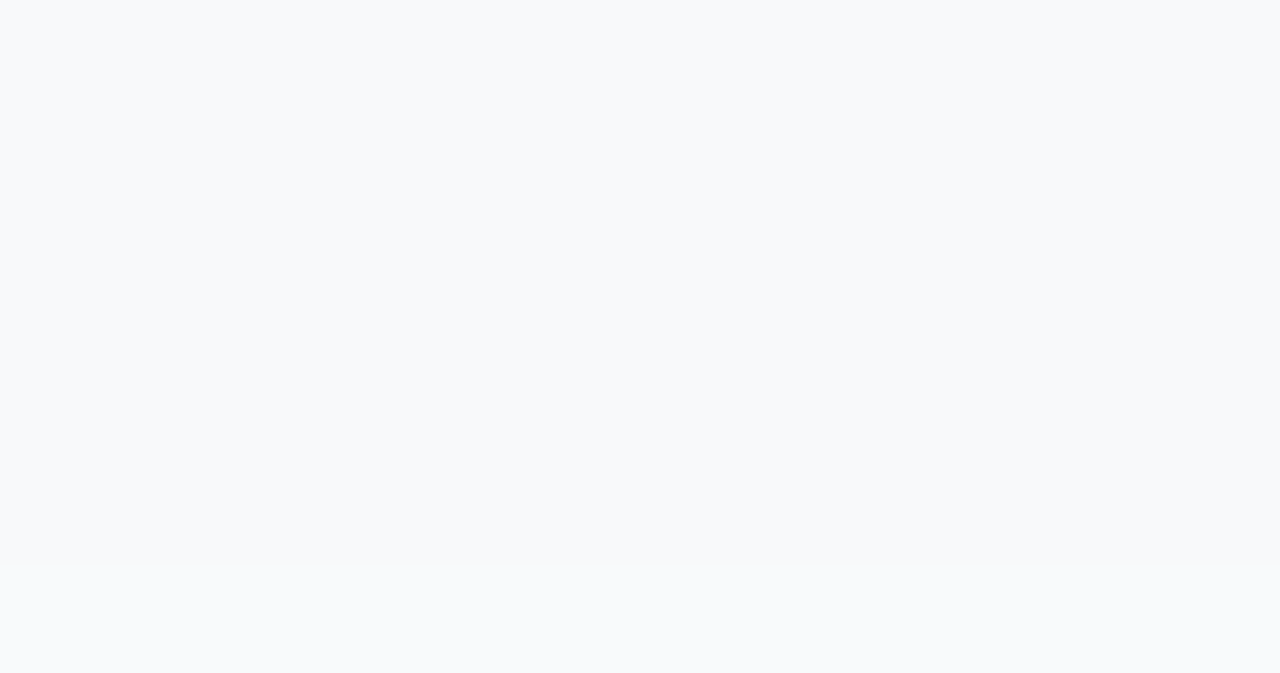
<file: silestone-brochure.html>
<!DOCTYPE html>
<html lang="en">

<head>
  <!-- Google tag (gtag.js) -->
<script async src="https://www.googletagmanager.com/gtag/js?id=G-RB4GNWDWS3"></script>
<script>
  window.dataLayer = window.dataLayer || [];
  function gtag(){dataLayer.push(arguments);}
  gtag('js', new Date());

  gtag('config', 'G-RB4GNWDWS3');
</script>
  <meta http-equiv="Content-Type" content="text/html; charset=utf-8">
  <meta name="description" content="Name of your web site">
  <meta name="author" content="NusaTheme">
  <meta name="viewport" content="width=device-width, initial-scale=1, maximum-scale=1">
  <title>Case Study: Silestone Print Design for Global Brand Impact | Efren Cavazos</title>
  <meta name="description"
    content="Learn how strategic brochure design elevated Silestone’s brand perception across global markets — aligning print with digital branding.">
  <meta name="keywords"
    content="Silestone print design, luxury product brochure, print collateral branding, brochure for global markets, product catalog design, premium print marketing, visual storytelling in print">

  <!-- Favicon -->
  <link rel="icon" href="assets/images/favicon.png" type="image/png">
  <!-- /Favicon -->

  <!-- Google Tag Manager -->
  <script>(function (w, d, s, l, i) {
      w[l] = w[l] || []; w[l].push({
        'gtm.start':
          new Date().getTime(), event: 'gtm.js'
      }); var f = d.getElementsByTagName(s)[0],
        j = d.createElement(s), dl = l != 'dataLayer' ? '&l=' + l : ''; j.async = true; j.src =
          'https://www.googletagmanager.com/gtm.js?id=' + i + dl; f.parentNode.insertBefore(j, f);
    })(window, document, 'script', 'dataLayer', 'GTM-TV84F7SS');</script>
  <!-- End Google Tag Manager -->

  <!-- STYLES -->
  <link rel="preconnect" href="https://fonts.googleapis.com">
  <link rel="preconnect" href="https://fonts.gstatic.com" crossorigin>
  <link href="https://fonts.googleapis.com/css2?family=Space+Grotesk:wght@300..700&display=swap" rel="stylesheet">
  <link rel="stylesheet" type="text/css" href="assets/css/bootstrap.min.css">
  <link rel="stylesheet" type="text/css" href="assets/css/bootstrap-icons.min.css">
  <link rel="stylesheet" type="text/css" href="assets/css/font-awesome.css">
  <link rel="stylesheet" type="text/css" href="assets/css/swiper-bundle.min.css">
  <link rel="stylesheet" type="text/css" href="assets/css/splitting.css">
  <link rel="stylesheet" type="text/css" href="assets/css/animate.min.css">
  <link rel="stylesheet" type="text/css" href="assets/css/style.css">
  <!-- /STYLES -->
</head>

<body class="light">
  <!-- Google Tag Manager (noscript) -->
  <noscript><iframe src="https://www.googletagmanager.com/ns.html?id=GTM-TV84F7SS" height="0" width="0"
      style="display:none;visibility:hidden"></iframe></noscript>
  <!-- End Google Tag Manager (noscript) -->
  <header class="site-header sticky wow fadeInDown">
    <div class="container">
      <div class="site-header-container">
        <!-- Logo -->
        <div class="site-header-logo">
          <a href="./index.html" class="logo">
            <img src="./assets/images/logo.png" alt="Your Logo" width="300" height="95">
            <span class="visually-hidden">Logo</span>
          </a>
        </div>
        <!-- /Logo -->

        <!-- Menu -->
        <div class="mobile-menu d-lg-none">
          <button class="js-menu-toggle">
            <span></span>
            <span></span>
            <span></span>
          </button>
        </div>
        <nav class="site-menu text-uppercase">
          <ul>
            <li><a href="./index.html" class="one-page-link active">Home</a></li>
            <li><a href="./index.html#about" class="one-page-link">About Me</a></li>
            <li><a href="./index.html#service" class="one-page-link">What I Offer</a></li>
          </ul>
        </nav>
        <!-- /Menu -->

        <!-- Button Hire Me -->
        <div class="d-none d-xl-flex site-menu-right">
          <a href="./index.html#contact" class="btn btn-md one-page-link">
            Hire Me <i class="fa fa-chevron-right ms-1 fs-sm"></i>
          </a>
        </div>
        <!-- Button Hire Me -->
      </div>
    </div>
  </header>

  <main>
    <!-- Header Section -->
    <section class="home-section pt-5 pb-5" style="background-image: url(assets/images/bg-1.jpg)" id="home">
      <div class="container position-relative d-flex align-items-end pt-5 pb-5">
        <!-- Section Content -->
        <div class="w-100 text-center">
          <div class="row">
            <!-- Page Title -->
            <div class="col-md-8 offset-md-2">
              <h1 class="hs-title-1 mb-1">
                <span class="wow fadeInUp d-inline-block">Case Study: Elevating Silestone’s Brand with Elegant Print
                  Design</span>
              </h1>
              <p class="mb-0 wow fadeInUp text-gray-2 fs-xl" data-wow-delay="0.2s" data-wow-duration="1.2s">
                Branding Strategy · Visual Storytelling · Print Collateral
              </p>
            </div>
            <!-- /Page Title -->
          </div>
        </div>
        <!-- /Section Content -->
      </div>
    </section>
    <!-- /Header Section -->

    <!-- Section -->
    <section class="pt-5 bg-light" id="cafe-diario-case-study">
      <div class="container">
        <div class="text-center mb-5">
          <h2>Case Study: Packaging Redesign for Cafe Diario</h2>
          <p class="fs-lg text-gray-1">Using the ICON Method® to build an inclusive and high-impact coffee brand
            presence.</p>
        </div>

        <div class="row mb-5">
          <div class="col-md-3">
            <h4 class="text-primary-1">I — Identity</h4>
          </div>
          <div class="col-md-9">
            <p><strong>Challenge:</strong> Cafe Diario needed to refresh its packaging in a saturated coffee market to
              stand out and better reflect its mission: that quality coffee is for everyone—not just aficionados.</p>
            <p><strong>Goal:</strong> Build a visual identity that was approachable, artistic, and easy to
              understand—without compromising premium cues.</p>
          </div>
        </div>

        <div class="row mb-5">
          <div class="col-md-3">
            <h4 class="text-primary-1">C — Communication</h4>
          </div>
          <div class="col-md-9">
            <p><strong>Strategy:</strong> Position coffee as a daily ritual accessible to all. Messaging needed to
              balance origin storytelling with friendly, clear language to welcome novice and seasoned drinkers alike.
            </p>
            <p><strong>Execution:</strong> Developed copy and naming conventions that emphasized simplicity, story, and
              flavor clarity—supporting customer choice and brand trust.</p>
          </div>
        </div>

        <div class="row mb-5">
          <div class="col-md-3">
            <h4 class="text-primary-1">O — Optimization</h4>
          </div>
          <div class="col-md-9">
            <p><strong>Packaging & Design:</strong> Introduced a label system using bold color blocks, minimal yet
              elegant typography, and subtle illustrations to reflect origin stories and blend notes. The visual
              hierarchy ensures quick product scanning while retaining charm.</p>
            <p><strong>Assets Delivered:</strong> Front/back packaging designs, illustrations, brand iconography, and
              shelf mockups.</p>
          </div>
        </div>

        <div class="row mb-5">
          <div class="col-md-3">
            <h4 class="text-primary-1">N — Navigation</h4>
          </div>
          <div class="col-md-9">
            <ul>
              <li><strong>Improved Shelf Impact:</strong> Increased visual distinction led to stronger brand recall and
                more retail interest.</li>
              <li><strong>Social Media Buzz:</strong> Customers shared packaging on Instagram, praising its look and
                clarity.</li>
              <li><strong>Sales Boost:</strong> Cafe Diario reported increased sell-through within the first quarter of
                relaunch.</li>
            </ul>
            <p>This case study shows how branding grounded in strategy, clarity, and creativity can reinvigorate
              perception and performance—even in saturated categories.</p>
          </div>
        </div>
        <div class="row g-4">
          <div class="col-lg-6">
            <!-- Project Box (Lightbox Image) -->
            <div class="project-box">
              <div class="project-box-container wow scalexIn" data-wow-duration="1s">
                <a href="assets/images/big/dp-big--portfolio-80.jpg" data-type="image"
                  data-fslightbox="lightbox-projects">
                  <img src="assets/images/big/dp-big--portfolio-80.jpg" alt="" class="wow fadeIn" data-wow-delay="1.2s">
                  <div class="content-overlay">
                    <div>
                      <div class="project-title">Branding Strategy, Visual Storytelling and Print Collateral</div>
                      <!-- <div class="project-description">Lightbox Image</div> -->
                    </div>
                  </div>
                </a>
              </div>
            </div>
            <!-- /Project Box (Lightbox Image) -->
          </div>

          <div class="col-lg-6">
            <!-- Project Box (Lightbox Video) -->
            <div class="project-box">
              <div class="project-box-container wow scalexIn" data-wow-duration="1s">
                <a href="assets/images/big/dp-big--portfolio-79.jpg" data-type="image"
                  data-fslightbox="lightbox-projects">
                  <img src="assets/images/big/dp-big--portfolio-79.jpg" alt="" class="wow fadeIn" data-wow-delay="1.2s">
                  <div class="content-overlay">
                    <div>
                      <div class="project-title">Branding Strategy, Visual Storytelling and Print Collateral</div>
                      <!-- <div class="project-description">Lightbox Image</div> -->
                    </div>
                  </div>
                </a>
              </div>
            </div>
            <!-- Project Box (Lightbox Video) -->
          </div>

          <div class="col-lg-6">
            <!-- Project Box (Lightbox Image) -->
            <div class="project-box">
              <div class="project-box-container wow scalexIn" data-wow-duration="1s">
                <a href="assets/images/big/dp-big--portfolio-78.jpg" data-type="image"
                  data-fslightbox="lightbox-projects">
                  <img src="assets/images/big/dp-big--portfolio-78.jpg" alt="" class="wow fadeIn" data-wow-delay="1.2s">
                  <div class="content-overlay">
                    <div>
                      <div class="project-title">Branding Strategy, Visual Storytelling and Print Collateral</div>
                      <!-- <div class="project-description">Lightbox Image</div> -->
                    </div>
                  </div>
                </a>
              </div>
            </div>
            <!-- /Project Box (Lightbox Image) -->
          </div>

          <div class="col-lg-6">
            <!-- Project Box (Lightbox Image) -->
            <div class="project-box">
              <div class="project-box-container wow scalexIn" data-wow-duration="1s">
                <a href="assets/images/big/dp-big--portfolio-77.jpg" data-type="image"
                  data-fslightbox="lightbox-projects">
                  <img src="assets/images/big/dp-big--portfolio-77.jpg" alt="" class="wow fadeIn" data-wow-delay="1.2s">
                  <div class="content-overlay">
                    <div>
                      <div class="project-title">Branding Strategy, Visual Storytelling and Print Collateral</div>
                      <!-- <div class="project-description">Lightbox Image</div> -->
                    </div>
                  </div>
                </a>
              </div>
            </div>
            <!-- /Project Box (Lightbox Image) -->
          </div>
        </div>
      </div>
    </section>
    <!-- /Section -->

  </main>

  <!-- Footer -->
  <footer class="footer">
    <div class="container">
      <div class="row align-items-center">
        <!-- Footer Copyright -->
        <div class="col-lg-5 mb-4 mb-lg-0 text-center text-lg-start">
          <span class="text-gray-2 d-inline-block wow fadeInLeft" data-wow-offset="20">©
            Efren Cavazos 2025 | All Rights
            Reserved</span>
        </div>
        <!-- /Footer Copyright -->
      </div>
    </div>
  </footer>
  <!-- /Footer -->

  <!-- Preloader -->
  <div class="preloader">
    <div class="ripple">
      <div></div>
      <div></div>
    </div>
  </div>
  <!-- /Preloader -->

  <!-- CURSOR -->
  <div class="mouse-cursor cursor-outer"></div>
  <div class="mouse-cursor cursor-inner"></div>
  <!-- /CURSOR -->

  <!-- Back to top -->
  <div class="back-to-top-wrapper">
    <a href="#Home" class="back-to-top">
      <span class="visually-hidden">Back to top</span>
      <i class="bi bi-arrow-up-short"></i>
      <div class="progress-wrap active-progress">
        <svg class="progress-circle svg-content" width="100%" height="100%" viewBox="-1 -1 102 102">
          <path d="M50,1 a49,49 0 0,1 0,98 a49,49 0 0,1 0,-98" />
        </svg>
      </div>
    </a>
  </div>
  <!-- /Back to top -->

  <!-- SCRIPTS -->
  <script src="assets/js/jquery.min.js"></script>
  <script src="assets/js/bootstrap.bundle.min.js"></script>
  <script src="assets/js/plugins.js"></script>
  <script src="assets/js/main.js"></script>
  <!-- /SCRIPTS -->
</body>

</html>
</file>
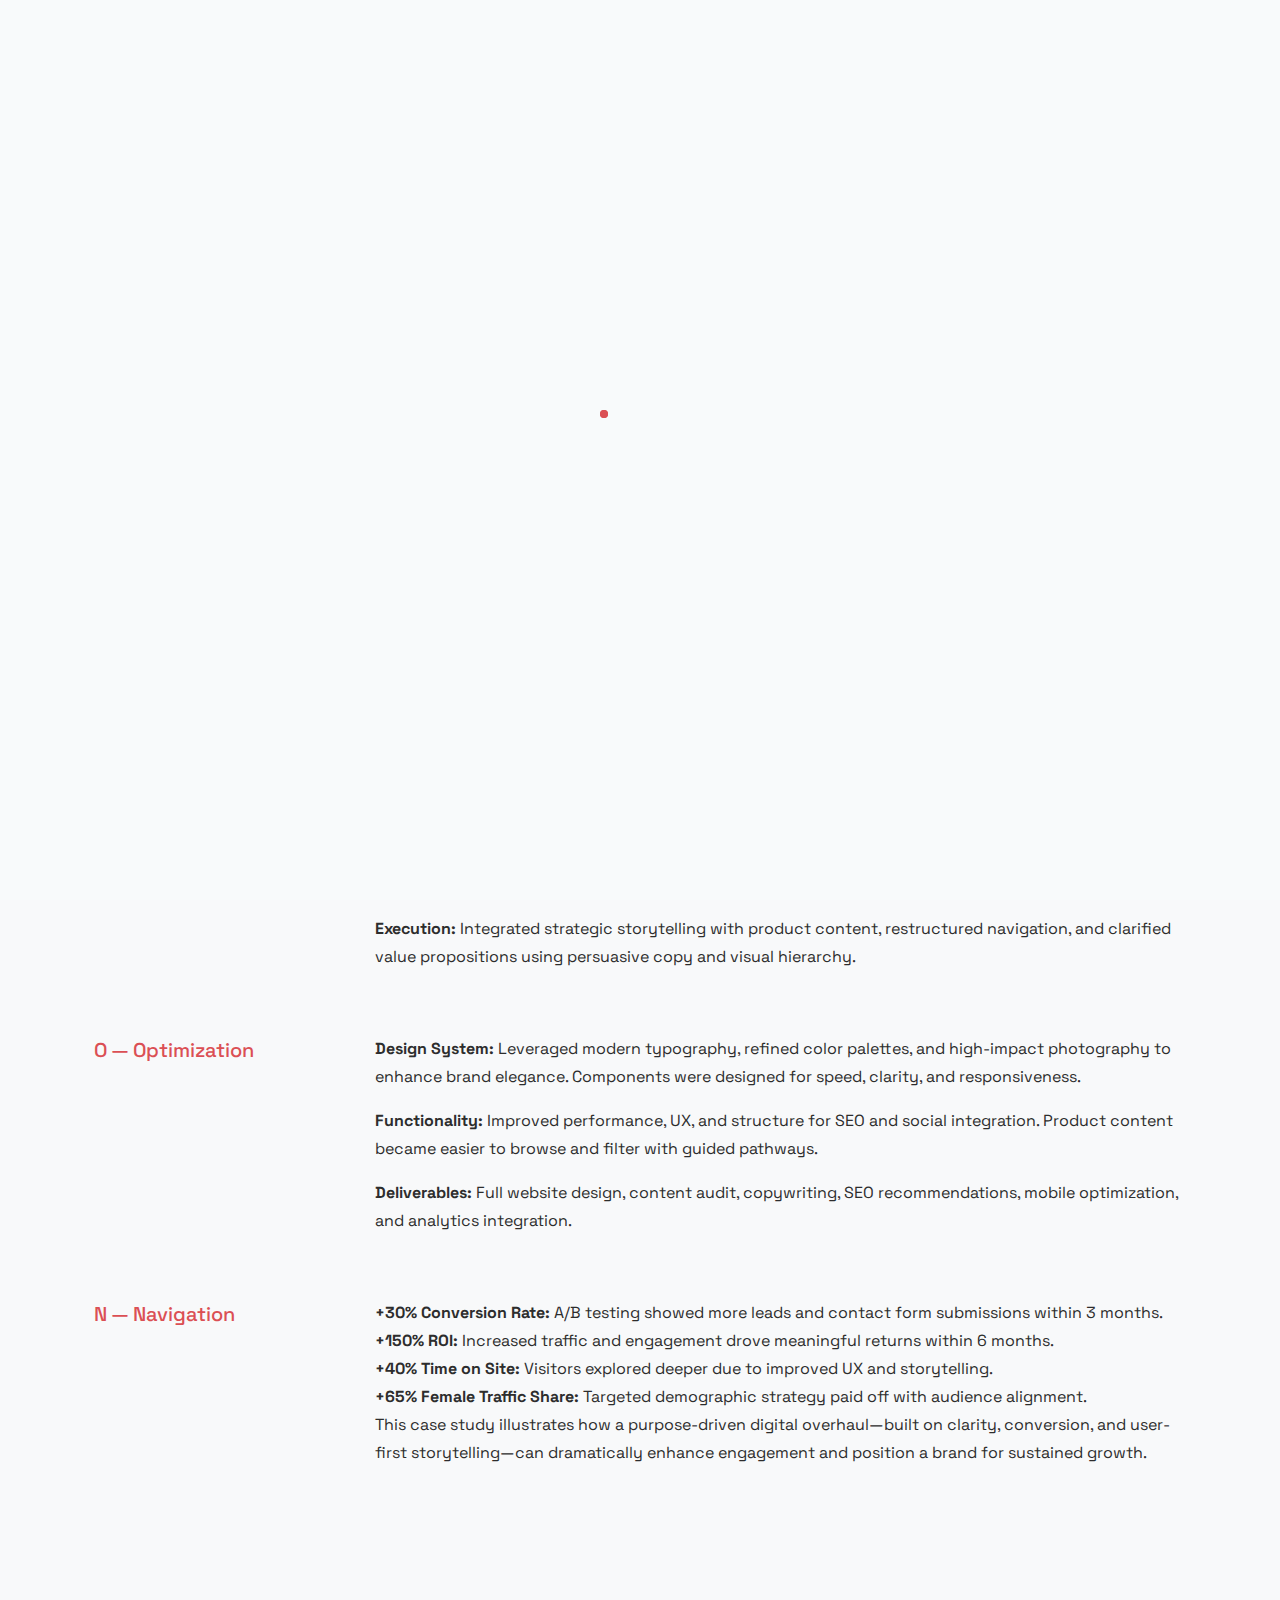
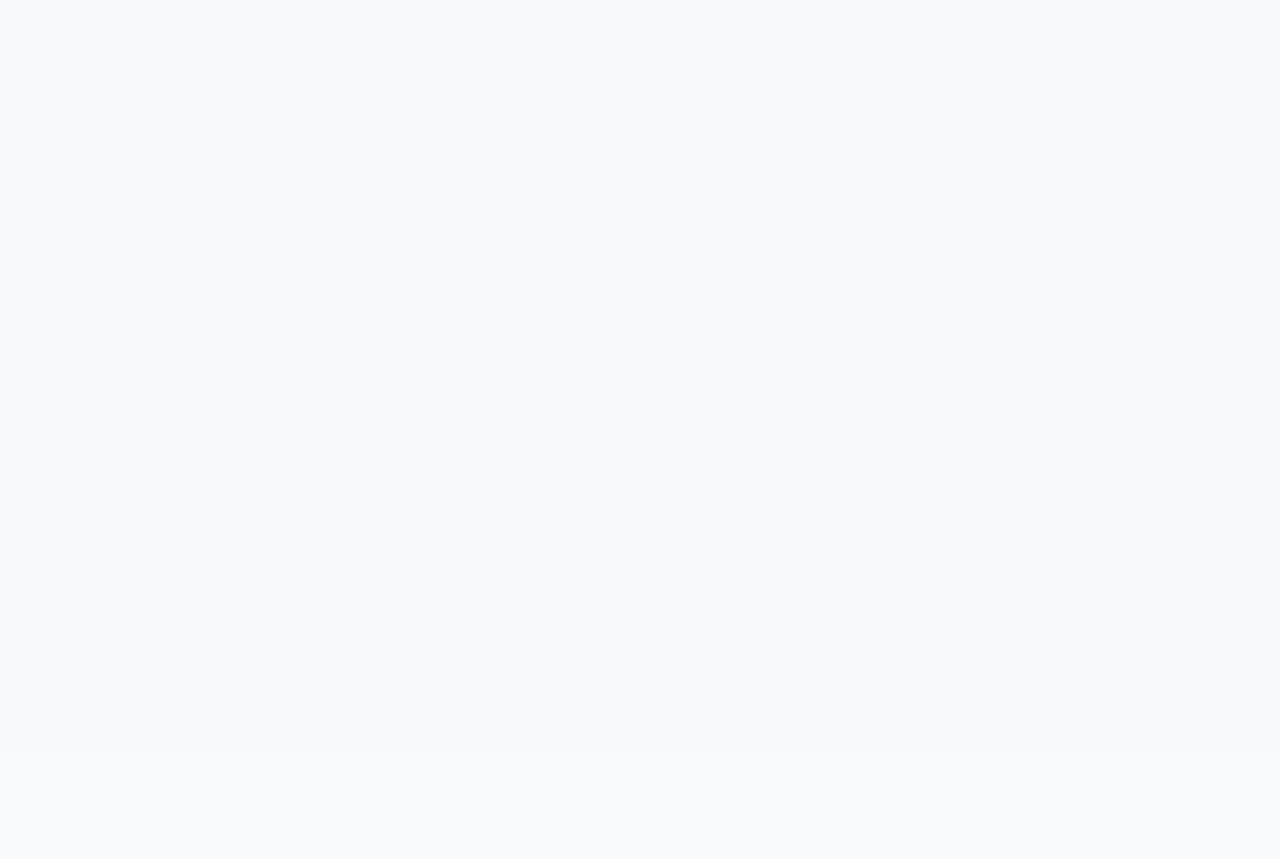
<file: silestone-website.html>
<!DOCTYPE html>
<html lang="en">

<head>
  <meta http-equiv="Content-Type" content="text/html; charset=utf-8">
  <meta name="description" content="Name of your web site">
  <meta name="author" content="NusaTheme">
  <meta name="viewport" content="width=device-width, initial-scale=1, maximum-scale=1">
  <title>Case Study: Redesigning Silestone’s Digital Experience | Efren Cavazos</title>
  <meta name="description"
    content="A brand-first website transformation that improved conversion rates, engagement, and audience alignment using the ICON Method®.">
  <meta name="keywords"
    content="Silestone website redesign, luxury brand UX strategy, home product SEO optimization, kitchen surface digital marketing, ICON Method branding, lifestyle-driven product marketing, Silestone lead generation strategy">

  <!-- Favicon -->
  <link rel="icon" href="assets/images/favicon.png" type="image/png">
  <!-- /Favicon -->

  <!-- Google Tag Manager -->
  <script>(function (w, d, s, l, i) {
      w[l] = w[l] || []; w[l].push({
        'gtm.start':
          new Date().getTime(), event: 'gtm.js'
      }); var f = d.getElementsByTagName(s)[0],
        j = d.createElement(s), dl = l != 'dataLayer' ? '&l=' + l : ''; j.async = true; j.src =
          'https://www.googletagmanager.com/gtm.js?id=' + i + dl; f.parentNode.insertBefore(j, f);
    })(window, document, 'script', 'dataLayer', 'GTM-TV84F7SS');</script>
  <!-- End Google Tag Manager -->

  <!-- STYLES -->
  <link rel="preconnect" href="https://fonts.googleapis.com">
  <link rel="preconnect" href="https://fonts.gstatic.com" crossorigin>
  <link href="https://fonts.googleapis.com/css2?family=Space+Grotesk:wght@300..700&display=swap" rel="stylesheet">
  <link rel="stylesheet" type="text/css" href="assets/css/bootstrap.min.css">
  <link rel="stylesheet" type="text/css" href="assets/css/bootstrap-icons.min.css">
  <link rel="stylesheet" type="text/css" href="assets/css/font-awesome.css">
  <link rel="stylesheet" type="text/css" href="assets/css/swiper-bundle.min.css">
  <link rel="stylesheet" type="text/css" href="assets/css/splitting.css">
  <link rel="stylesheet" type="text/css" href="assets/css/animate.min.css">
  <link rel="stylesheet" type="text/css" href="assets/css/style.css">
  <!-- /STYLES -->
</head>

<body class="light">
  <!-- Google Tag Manager (noscript) -->
  <noscript><iframe src="https://www.googletagmanager.com/ns.html?id=GTM-TV84F7SS" height="0" width="0"
      style="display:none;visibility:hidden"></iframe></noscript>
  <!-- End Google Tag Manager (noscript) -->
  <header class="site-header sticky wow fadeInDown">
    <div class="container">
      <div class="site-header-container">
        <!-- Logo -->
        <div class="site-header-logo">
          <a href="./index.html" class="logo">
            <img src="./assets/images/logo.png" alt="Your Logo" width="300" height="95">
            <span class="visually-hidden">Logo</span>
          </a>
        </div>
        <!-- /Logo -->

        <!-- Menu -->
        <div class="mobile-menu d-lg-none">
          <button class="js-menu-toggle">
            <span></span>
            <span></span>
            <span></span>
          </button>
        </div>
        <nav class="site-menu text-uppercase">
          <ul>
            <li><a href="./index.html" class="one-page-link active">Home</a></li>
            <li><a href="./index.html#about" class="one-page-link">About Me</a></li>
            <li><a href="./index.html#service" class="one-page-link">What I Offer</a></li>
          </ul>
        </nav>
        <!-- /Menu -->

        <!-- Button Hire Me -->
        <div class="d-none d-xl-flex site-menu-right">
          <a href="./index.html#contact" class="btn btn-md one-page-link">
            Hire Me <i class="fa fa-chevron-right ms-1 fs-sm"></i>
          </a>
        </div>
        <!-- Button Hire Me -->
      </div>
    </div>
  </header>

  <main>
    <!-- Header Section -->
    <section class="home-section pt-5 pb-5" style="background-image: url(assets/images/bg-1.jpg)" id="home">
      <div class="container position-relative d-flex align-items-end pt-5 pb-5">
        <!-- Section Content -->
        <div class="w-100 text-center">
          <div class="row">
            <!-- Page Title -->
            <div class="col-md-8 offset-md-2">
              <h1 class="hs-title-1 mb-1">
                <span class="wow fadeInUp d-inline-block">From Click to Conversion: Redesigning Silestone’s Website with
                  Purpose</span>
              </h1>
              <p class="mb-0 wow fadeInUp text-gray-2 fs-xl" data-wow-delay="0.2s" data-wow-duration="1.2s">
                UX Strategy · Brand Positioning · SEO Integration · Performance Metrics
              </p>
            </div>
            <!-- /Page Title -->
          </div>
        </div>
        <!-- /Section Content -->
      </div>
    </section>
    <!-- /Header Section -->

    <!-- Section -->
    <section class="pt-5 bg-light" id="silestone-website-case-study">
      <div class="container">
        <div class="text-center mb-5">
          <h2>Case Study: Redesigning Silestone’s Digital Experience</h2>
          <p class="fs-lg text-gray-1">Elevating brand perception and engagement through a data-driven web
            transformation using the ICON Method®.</p>
        </div>

        <div class="row mb-5">
          <div class="col-md-3">
            <h4 class="text-primary-1">I — Identity</h4>
          </div>
          <div class="col-md-9">
            <p><strong>Challenge:</strong> Despite strong brand recognition, Silestone’s website lacked the polish,
              clarity, and UX to represent its premium positioning. It didn’t reflect its innovation or effectively
              engage a key audience—female homeowners.</p>
            <p><strong>Goal:</strong> Reimagine Silestone’s digital identity to support storytelling, showcase products
              beautifully, and improve lead generation through a brand-aligned web experience.</p>
          </div>
        </div>

        <div class="row mb-5">
          <div class="col-md-3">
            <h4 class="text-primary-1">C — Communication</h4>
          </div>
          <div class="col-md-9">
            <p><strong>Strategy:</strong> Refine messaging to speak to an aspirational lifestyle while educating
              customers on product quality. Content needed to engage and convert—not just inform.</p>
            <p><strong>Execution:</strong> Integrated strategic storytelling with product content, restructured
              navigation, and clarified value propositions using persuasive copy and visual hierarchy.</p>
          </div>
        </div>

        <div class="row mb-5">
          <div class="col-md-3">
            <h4 class="text-primary-1">O — Optimization</h4>
          </div>
          <div class="col-md-9">
            <p><strong>Design System:</strong> Leveraged modern typography, refined color palettes, and high-impact
              photography to enhance brand elegance. Components were designed for speed, clarity, and responsiveness.
            </p>
            <p><strong>Functionality:</strong> Improved performance, UX, and structure for SEO and social integration.
              Product content became easier to browse and filter with guided pathways.</p>
            <p><strong>Deliverables:</strong> Full website design, content audit, copywriting, SEO recommendations,
              mobile optimization, and analytics integration.</p>
          </div>
        </div>

        <div class="row mb-5">
          <div class="col-md-3">
            <h4 class="text-primary-1">N — Navigation</h4>
          </div>
          <div class="col-md-9">
            <ul>
              <li><strong>+30% Conversion Rate:</strong> A/B testing showed more leads and contact form submissions
                within 3 months.</li>
              <li><strong>+150% ROI:</strong> Increased traffic and engagement drove meaningful returns within 6 months.
              </li>
              <li><strong>+40% Time on Site:</strong> Visitors explored deeper due to improved UX and storytelling.</li>
              <li><strong>+65% Female Traffic Share:</strong> Targeted demographic strategy paid off with audience
                alignment.</li>
            </ul>
            <p>This case study illustrates how a purpose-driven digital overhaul—built on clarity, conversion, and
              user-first storytelling—can dramatically enhance engagement and position a brand for sustained growth.</p>
          </div>
        </div>
        <div class="row g-4">
          <div class="col-lg-6">
            <!-- Project Box (Lightbox Image) -->
            <div class="project-box">
              <div class="project-box-container wow scalexIn" data-wow-duration="1s">
                <a href="assets/images/big/dp-big--portfolio-88.jpg" data-type="image"
                  data-fslightbox="lightbox-projects">
                  <img src="assets/images/big/dp-big--portfolio-88.jpg" alt="" class="wow fadeIn" data-wow-delay="1.2s">
                  <div class="content-overlay">
                    <div>
                      <div class="project-title">UX Strategy and Brand Positioning</div>
                      <!-- <div class="project-description">Lightbox Image</div> -->
                    </div>
                  </div>
                </a>
              </div>
            </div>
            <!-- /Project Box (Lightbox Image) -->
          </div>

          <div class="col-lg-6">
            <!-- Project Box (Lightbox Video) -->
            <div class="project-box">
              <div class="project-box-container wow scalexIn" data-wow-duration="1s">
                <a href="assets/images/big/dp-big--portfolio-89.jpg" data-type="image"
                  data-fslightbox="lightbox-projects">
                  <img src="assets/images/big/dp-big--portfolio-89.jpg" alt="" class="wow fadeIn" data-wow-delay="1.2s">
                  <div class="content-overlay">
                    <div>
                      <div class="project-title">UX Strategy and Brand Positioning</div>
                      <!-- <div class="project-description">Lightbox Image</div> -->
                    </div>
                  </div>
                </a>
              </div>
            </div>
            <!-- Project Box (Lightbox Video) -->
          </div>

          <div class="col-lg-6">
            <!-- Project Box (Lightbox Image) -->
            <div class="project-box">
              <div class="project-box-container wow scalexIn" data-wow-duration="1s">
                <a href="assets/images/big/dp-big--portfolio-62.jpg" data-type="image"
                  data-fslightbox="lightbox-projects">
                  <img src="assets/images/big/dp-big--portfolio-62.jpg" alt="" class="wow fadeIn" data-wow-delay="1.2s">
                  <div class="content-overlay">
                    <div>
                      <div class="project-title">UX Strategy and Brand Positioning</div>
                      <!-- <div class="project-description">Lightbox Image</div> -->
                    </div>
                  </div>
                </a>
              </div>
            </div>
            <!-- /Project Box (Lightbox Image) -->
          </div>

          <div class="col-lg-6">
            <!-- Project Box (Lightbox Image) -->
            <div class="project-box">
              <div class="project-box-container wow scalexIn" data-wow-duration="1s">
                <a href="assets/images/big/dp-big--portfolio-57.jpg" data-type="image"
                  data-fslightbox="lightbox-projects">
                  <img src="assets/images/big/dp-big--portfolio-57.jpg" alt="" class="wow fadeIn" data-wow-delay="1.2s">
                  <div class="content-overlay">
                    <div>
                      <div class="project-title">UX Strategy and Brand Positioning</div>
                      <!-- <div class="project-description">Lightbox Image</div> -->
                    </div>
                  </div>
                </a>
              </div>
            </div>
            <!-- /Project Box (Lightbox Image) -->
          </div>
        </div>
      </div>
    </section>
    <!-- /Section -->
  </main>

  <!-- Footer -->
  <footer class="footer">
    <div class="container">
      <div class="row align-items-center">
        <!-- Footer Copyright -->
        <div class="col-lg-5 mb-4 mb-lg-0 text-center text-lg-start">
          <span class="text-gray-2 d-inline-block wow fadeInLeft" data-wow-offset="20">©
            Efren Cavazos 2025 | All Rights
            Reserved</span>
        </div>
        <!-- /Footer Copyright -->
      </div>
    </div>
  </footer>
  <!-- /Footer -->

  <!-- Preloader -->
  <div class="preloader">
    <div class="ripple">
      <div></div>
      <div></div>
    </div>
  </div>
  <!-- /Preloader -->

  <!-- CURSOR -->
  <div class="mouse-cursor cursor-outer"></div>
  <div class="mouse-cursor cursor-inner"></div>
  <!-- /CURSOR -->

  <!-- Back to top -->
  <div class="back-to-top-wrapper">
    <a href="#Home" class="back-to-top">
      <span class="visually-hidden">Back to top</span>
      <i class="bi bi-arrow-up-short"></i>
      <div class="progress-wrap active-progress">
        <svg class="progress-circle svg-content" width="100%" height="100%" viewBox="-1 -1 102 102">
          <path d="M50,1 a49,49 0 0,1 0,98 a49,49 0 0,1 0,-98" />
        </svg>
      </div>
    </a>
  </div>
  <!-- /Back to top -->

  <!-- SCRIPTS -->
  <script src="assets/js/jquery.min.js"></script>
  <script src="assets/js/bootstrap.bundle.min.js"></script>
  <script src="assets/js/plugins.js"></script>
  <script src="assets/js/main.js"></script>
  <!-- /SCRIPTS -->
</body>

</html>
</file>
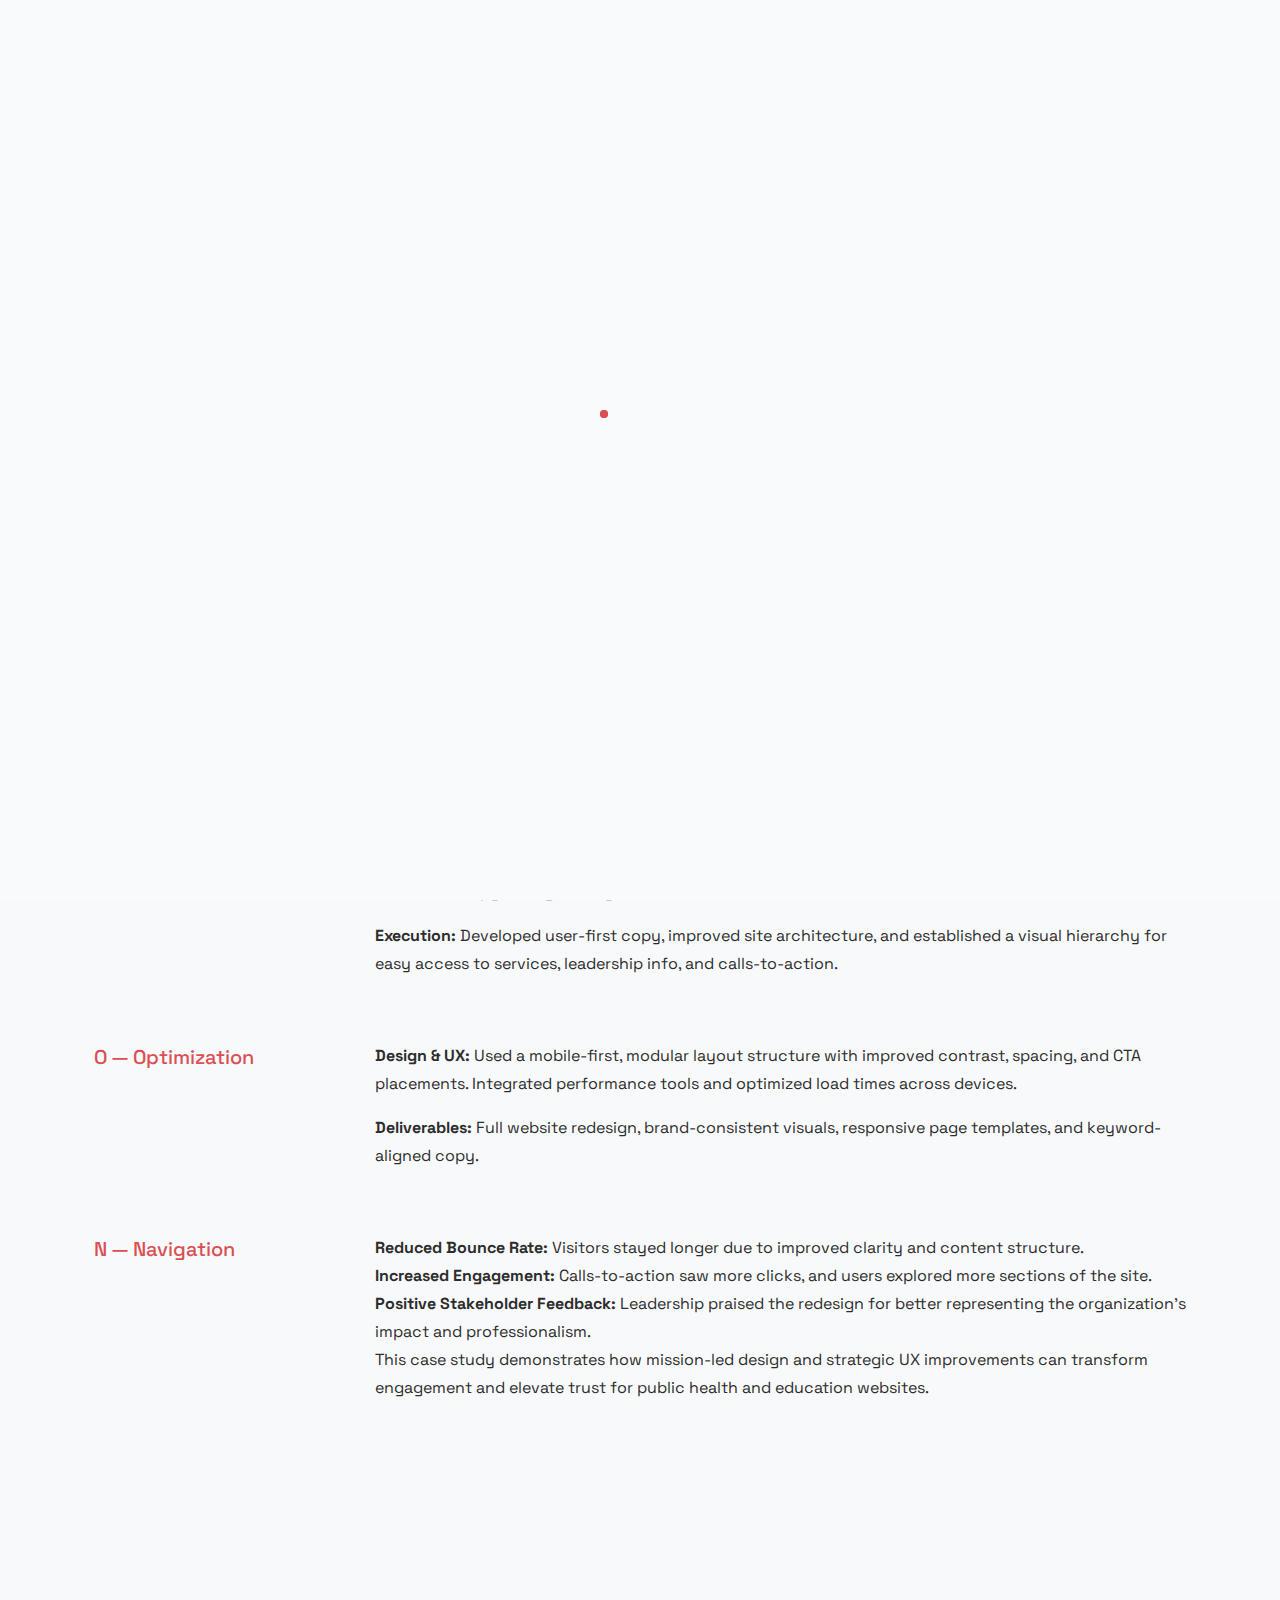
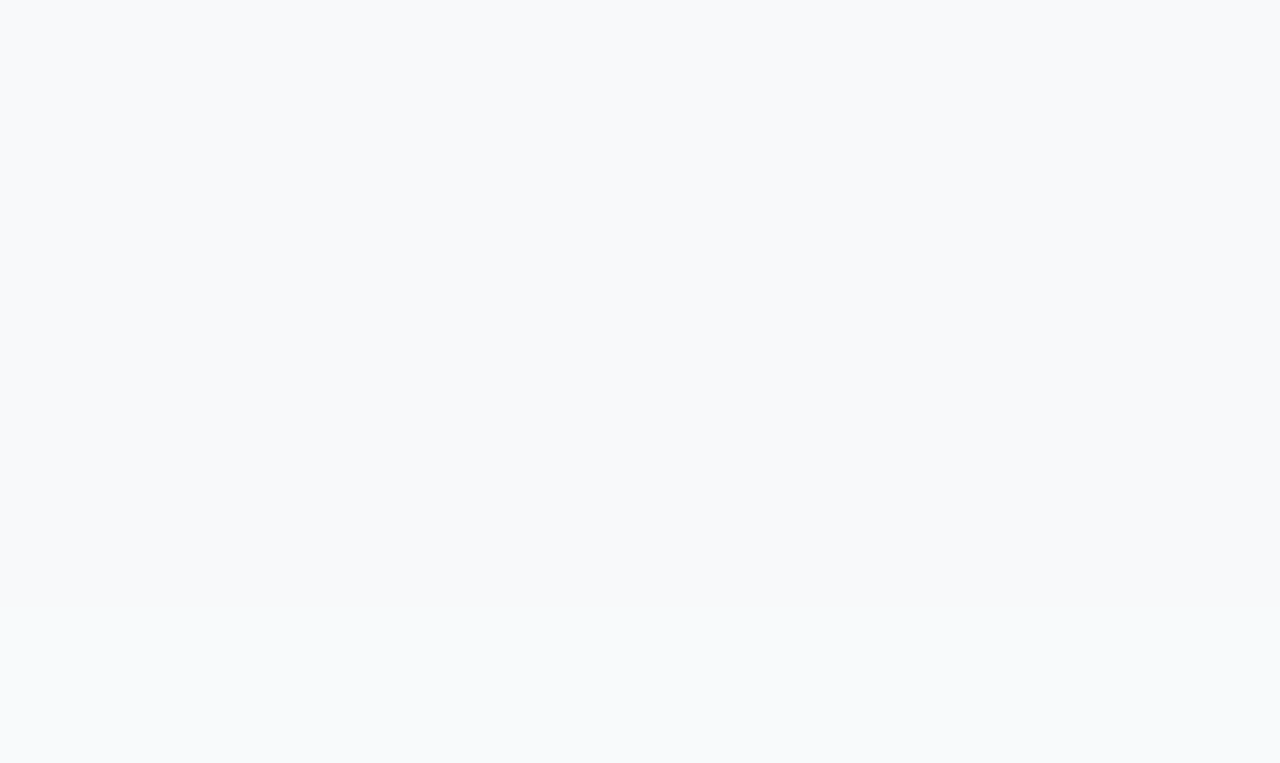
<file: twhe-website.html>
<!DOCTYPE html>
<html lang="en">

<head>
  <meta http-equiv="Content-Type" content="text/html; charset=utf-8">
  <meta name="description" content="Name of your web site">
  <meta name="author" content="NusaTheme">
  <meta name="viewport" content="width=device-width, initial-scale=1, maximum-scale=1">
  <title>Case Study: Modernizing TWHE’s Website & Brand Identity | Efren Cavazos</title>
  <meta name="description"
    content="See how we revitalized Texas Women in Higher Education’s digital presence with UX strategy, brand storytelling, and mobile-first design.">
  <!-- Favicon -->
  <link rel="icon" href="assets/images/favicon.png" type="image/png">
  <!-- /Favicon -->

  <!-- Google Tag Manager -->
<script>(function(w,d,s,l,i){w[l]=w[l]||[];w[l].push({'gtm.start':
new Date().getTime(),event:'gtm.js'});var f=d.getElementsByTagName(s)[0],
j=d.createElement(s),dl=l!='dataLayer'?'&l='+l:'';j.async=true;j.src=
'https://www.googletagmanager.com/gtm.js?id='+i+dl;f.parentNode.insertBefore(j,f);
})(window,document,'script','dataLayer','GTM-TV84F7SS');</script>
<!-- End Google Tag Manager -->

  <!-- STYLES -->
  <link rel="preconnect" href="https://fonts.googleapis.com">
  <link rel="preconnect" href="https://fonts.gstatic.com" crossorigin>
  <link href="https://fonts.googleapis.com/css2?family=Space+Grotesk:wght@300..700&display=swap" rel="stylesheet">
  <link rel="stylesheet" type="text/css" href="assets/css/bootstrap.min.css">
  <link rel="stylesheet" type="text/css" href="assets/css/bootstrap-icons.min.css">
  <link rel="stylesheet" type="text/css" href="assets/css/font-awesome.css">
  <link rel="stylesheet" type="text/css" href="assets/css/swiper-bundle.min.css">
  <link rel="stylesheet" type="text/css" href="assets/css/splitting.css">
  <link rel="stylesheet" type="text/css" href="assets/css/animate.min.css">
  <link rel="stylesheet" type="text/css" href="assets/css/style.css">
  <!-- /STYLES -->
</head>

<body class="light">
<!-- Google Tag Manager (noscript) -->
<noscript><iframe src="https://www.googletagmanager.com/ns.html?id=GTM-TV84F7SS"
height="0" width="0" style="display:none;visibility:hidden"></iframe></noscript>
<!-- End Google Tag Manager (noscript) -->
  <header class="site-header sticky wow fadeInDown">
    <div class="container">
      <div class="site-header-container">
        <!-- Logo -->
        <div class="site-header-logo">
          <a href="./index.html" class="logo">
            <img src="./assets/images/logo.png" alt="Your Logo" width="300" height="95">
            <span class="visually-hidden">Logo</span>
          </a>
        </div>
        <!-- /Logo -->

        <!-- Menu -->
        <div class="mobile-menu d-lg-none">
          <button class="js-menu-toggle">
            <span></span>
            <span></span>
            <span></span>
          </button>
        </div>
        <nav class="site-menu text-uppercase">
          <ul>
            <li><a href="./index.html" class="one-page-link active">Home</a></li>
            <li><a href="./index.html#service" class="one-page-link">What I Offer</a></li>
            <li><a href="./index.html#about" class="one-page-link">About Me</a></li>
          </ul>
        </nav>
        <!-- /Menu -->

        <!-- Button Hire Me -->
        <div class="d-none d-xl-flex site-menu-right">
          <a href="home.html#contact" class="btn btn-md one-page-link">
            Hire Me <i class="fa fa-chevron-right ms-1 fs-sm"></i>
          </a>
        </div>
        <!-- Button Hire Me -->
      </div>
    </div>
  </header>

  <main>
    <!-- Header Section -->
    <section class="home-section pt-5 pb-5" style="background-image: url(assets/images/bg-1.jpg)" id="home">
      <div class="container position-relative d-flex align-items-end pt-5 pb-5">
        <!-- Section Content -->
        <div class="w-100 text-center">
          <div class="row">
            <!-- Page Title -->
            <div class="col-md-8 offset-md-2">
              <h1 class="hs-title-1 mb-1">
                <span class="wow fadeInUp d-inline-block">How TWHE Increased Engagement Through a Strategic Website
                  Redesign</span>
              </h1>
              <p class="mb-0 wow fadeInUp text-gray-2 fs-xl" data-wow-delay=" 0.2s" data-wow-duration="1.2s">
                Applying UX strategy, messaging clarity, and mobile-first design to deliver impact in the health
                education sector.
              </p>
            </div>
            <!-- /Page Title -->
          </div>
        </div>
        <!-- /Section Content -->
      </div>
    </section>
    <!-- /Header Section -->

    <!-- Section -->
    <section class="pt-5 bg-light" id="twhe-case-study">
      <div class="container">
        <div class="text-center mb-5">
          <h2>Case Study: Modernizing TWHE's Website Experience</h2>
          <p class="fs-lg text-gray-1">Applying the ICON Method® to elevate storytelling, performance, and audience
            clarity for a more engaging brand presence.</p>
        </div>

        <div class="row mb-5">
          <div class="col-md-3">
            <h4 class="text-primary-1">I — Identity</h4>
          </div>
          <div class="col-md-9">
            <p><strong>Challenge:</strong> TWHE’s existing website suffered from generic content and a dated layout that
              failed to reflect its mission, values, and expertise in the health education space.</p>
            <p><strong>Goal:</strong> Create a fresh, strategic visual identity and website experience that captured
              TWHE’s authority, improved usability, and aligned with its evolving brand voice.</p>
          </div>
        </div>

        <div class="row mb-5">
          <div class="col-md-3">
            <h4 class="text-primary-1">C — Communication</h4>
          </div>
          <div class="col-md-9">
            <p><strong>Strategy:</strong> Refine messaging to reflect clarity and credibility, turning information into
              accessible education. Copywriting and layout were restructured to drive user flow and deliver trust.</p>
            <p><strong>Execution:</strong> Developed user-first copy, improved site architecture, and established a
              visual hierarchy for easy access to services, leadership info, and calls-to-action.</p>
          </div>
        </div>

        <div class="row mb-5">
          <div class="col-md-3">
            <h4 class="text-primary-1">O — Optimization</h4>
          </div>
          <div class="col-md-9">
            <p><strong>Design & UX:</strong> Used a mobile-first, modular layout structure with improved contrast,
              spacing, and CTA placements. Integrated performance tools and optimized load times across devices.</p>
            <p><strong>Deliverables:</strong> Full website redesign, brand-consistent visuals, responsive page
              templates, and keyword-aligned copy.</p>
          </div>
        </div>

        <div class="row mb-5">
          <div class="col-md-3">
            <h4 class="text-primary-1">N — Navigation</h4>
          </div>
          <div class="col-md-9">
            <ul>
              <li><strong>Reduced Bounce Rate:</strong> Visitors stayed longer due to improved clarity and content
                structure.</li>
              <li><strong>Increased Engagement:</strong> Calls-to-action saw more clicks, and users explored more
                sections of the site.</li>
              <li><strong>Positive Stakeholder Feedback:</strong> Leadership praised the redesign for better
                representing the organization’s impact and professionalism.</li>
            </ul>
            <p>This case study demonstrates how mission-led design and strategic UX improvements can transform
              engagement and elevate trust for public health and education websites.</p>
          </div>
          <!-- Project Images -->
          <div class="row g-4">
            <div class="col-lg-6">
              <!-- Project Box (Lightbox Image) -->
              <div class="project-box">
                <div class="project-box-container wow scalexIn" data-wow-duration="1s">
                  <a href="assets/images/big/dp-big--portfolio-123.jpg" data-type="image"
                    data-fslightbox="lightbox-projects">
                    <img src="assets/images/big/dp-big--portfolio-123.jpg" alt="" class="wow fadeIn"
                      data-wow-delay="1.2s">
                    <div class="content-overlay">
                      <div>
                        <div class="project-title">TWHE Brand Identity</div>
                        <!-- <div class="project-description">Lightbox Image</div> -->
                      </div>
                    </div>
                  </a>
                </div>
              </div>
              <!-- /Project Box (Lightbox Image) -->
            </div>

            <div class="col-lg-6">
              <!-- Project Box (Lightbox Video) -->
              <div class="project-box">
                <div class="project-box-container wow scalexIn" data-wow-duration="1s">
                  <a href="assets/images/big/dp-big--portfolio-125.jpg" data-type="image"
                    data-fslightbox="lightbox-projects">
                    <img src="assets/images/big/dp-big--portfolio-125.jpg" alt="" class="wow fadeIn"
                      data-wow-delay="1.2s">
                    <div class="content-overlay">
                      <div>
                        <div class="project-title">TWHE Website Design</div>
                        <!-- <div class="project-description">Lightbox Image</div> -->
                      </div>
                    </div>
                  </a>
                </div>
              </div>
              <!-- Project Box (Lightbox Video) -->
            </div>

            <div class="col-lg-6">
              <!-- Project Box (Lightbox Image) -->
              <div class="project-box">
                <div class="project-box-container wow scalexIn" data-wow-duration="1s">
                  <a href="assets/images/big/dp-big--portfolio-126.jpg" data-type="image"
                    data-fslightbox="lightbox-projects">
                    <img src="assets/images/big/dp-big--portfolio-126.jpg" alt="" class="wow fadeIn"
                      data-wow-delay="1.2s">
                    <div class="content-overlay">
                      <div>
                        <div class="project-title">TWHE Website Design</div>
                        <!-- <div class="project-description">Lightbox Image</div> -->
                      </div>
                    </div>
                  </a>
                </div>
              </div>
              <!-- /Project Box (Lightbox Image) -->
            </div>

            <div class="col-lg-6">
              <!-- Project Box (Lightbox Image) -->
              <div class="project-box">
                <div class="project-box-container wow scalexIn" data-wow-duration="1s">
                  <a href="assets/images/big/dp-big--portfolio-127.jpg" data-type="image"
                    data-fslightbox="lightbox-projects">
                    <img src="assets/images/big/dp-big--portfolio-127.jpg" alt="" class="wow fadeIn"
                      data-wow-delay="1.2s">
                    <div class="content-overlay">
                      <div>
                        <div class="project-title">TWHE Website Design</div>
                        <!-- <div class="project-description">Lightbox Image</div> -->
                      </div>
                    </div>
                  </a>
                </div>
              </div>
              <!-- /Project Box (Lightbox Image) -->
            </div>
          </div>
          <!-- /Project Images -->
        </div>
      </div>
    </section>

    <!-- /Section -->

  </main>

  <!-- Footer -->
  <footer class="footer">
    <div class="container">
      <div class="row align-items-center">
        <!-- Footer Copyright -->
        <div class="col-lg-5 mb-4 mb-lg-0 text-center text-lg-start">
          <span class="text-gray-2 d-inline-block wow fadeInLeft" data-wow-offset="20">©
            Efren Cavazos 2025 | All Rights
            Reserved</span>
        </div>
        <!-- /Footer Copyright -->
      </div>
    </div>
  </footer>
  <!-- /Footer -->

  <!-- Preloader -->
  <div class="preloader">
    <div class="ripple">
      <div></div>
      <div></div>
    </div>
  </div>
  <!-- /Preloader -->

  <!-- CURSOR -->
  <div class="mouse-cursor cursor-outer"></div>
  <div class="mouse-cursor cursor-inner"></div>
  <!-- /CURSOR -->

  <!-- Back to top -->
  <div class="back-to-top-wrapper">
    <a href="#Home" class="back-to-top">
      <span class="visually-hidden">Back to top</span>
      <i class="bi bi-arrow-up-short"></i>
      <div class="progress-wrap active-progress">
        <svg class="progress-circle svg-content" width="100%" height="100%" viewBox="-1 -1 102 102">
          <path d="M50,1 a49,49 0 0,1 0,98 a49,49 0 0,1 0,-98" />
        </svg>
      </div>
    </a>
  </div>
  <!-- /Back to top -->

  <!-- SCRIPTS -->
  <script src="assets/js/jquery.min.js"></script>
  <script src="assets/js/bootstrap.bundle.min.js"></script>
  <script src="assets/js/plugins.js"></script>
  <script src="assets/js/main.js"></script>
  <!-- /SCRIPTS -->
</body>

</html>
</file>
<file: assets/css/splitting.css>
/* Recommended styles for Splitting */
.splitting .word,
.splitting .char {
  display: inline-block;
}

/* Psuedo-element chars */
.splitting .char {
  position: relative;
}

/**
 * Populate the psuedo elements with the character to allow for expanded effects
 * Set to `display: none` by default; just add `display: block` when you want
 * to use the psuedo elements
 */
.splitting .char::before,
.splitting .char::after {
  content: attr(data-char);
  position: absolute;
  top: 0;
  left: 0;
  visibility: hidden;
  transition: inherit;
  user-select: none;
}

/* Expanded CSS Variables */

.splitting {
  /* The center word index */
  --word-center: calc((var(--word-total) - 1) / 2);

  /* The center character index */
  --char-center: calc((var(--char-total) - 1) / 2);

  /* The center character index */
  --line-center: calc((var(--line-total) - 1) / 2);
}

.splitting .word {
  /* Pecent (0-1) of the word's position */
  --word-percent: calc(var(--word-index) / var(--word-total));

  /* Pecent (0-1) of the line's position */
  --line-percent: calc(var(--line-index) / var(--line-total));
}

.splitting .char {
  /* Percent (0-1) of the char's position */
  --char-percent: calc(var(--char-index) / var(--char-total));

  /* Offset from center, positive & negative */
  --char-offset: calc(var(--char-index) - var(--char-center));

  /* Absolute distance from center, only positive */
  --distance: calc(
     (var(--char-offset) * var(--char-offset)) / var(--char-center)
  );

  /* Distance from center where -1 is the far left, 0 is center, 1 is far right */
  --distance-sine: calc(var(--char-offset) / var(--char-center));

  /* Distance from center where 1 is far left/far right, 0 is center */
  --distance-percent: calc((var(--distance) / var(--char-center)));
}
</file>
<file: assets/css/style.css>
@charset "UTF-8";

/*
/*	Copyright (c) 2024 NusaTheme
/*	Author: NusaTheme
/*	This file is made for CURRENT TEMPLATE
/*------------------------------------------------------------------
[Table of contents]

1. Base
2. Page Section
3. Footer
4. Typography
5. Section Title
6. Text Content
7. Button and Links
8. Image Wrap
9. Service Box
10. Social Media
11. Preloader
12. Page Cursor
13. Back to Top
14. Header
15. Site Menu
16. Home
17. Form
18. Experience
19. Testimonial
20. Blog
21. Contact
22. Skill
23. Project
24. Feature List
25. Decoration
26. WOW Animation
27. Splitting JS Animation
28. Marquee
-------------------------------------------------------------------*/
/*---------------------------------------------------*/
/*	Base
/*---------------------------------------------------*/
:root {
  --font-family: "Space Grotesk", sans-serif;
  --font-base-size: 16px;
  --font-weight: 400;
  --line-height: 1.75;
  --container-max-width: 1350px;
  --container-padding: 0px 2rem;
  --section-padding-y: 6rem;
  --section-padding-x: 120px;
  --header-height: 100px;
  --header-height-scrolled: 80px;
  --color-primary: #db4f54;
  --color-dark-1: #131313;
  --color-dark-2: #2d2d2d;
  --color-dark-3: #353535;
  --color-gray-1: #777777;
  --color-gray-2: #979797;
  --color-gray-3: #bfbfbf;
  --color-light-gray-1: #e9e9e9;
  --color-light-gray-2: #f0f0f0;
  --color-light-gray-3: #f8fafb;
  --color-green: #31a63e;
  --color-red: #dd3d43;
  --transition-default: all 0.3s cubic-bezier(0, 0, 0.58, 1);
  --timing-transition-1: cubic-bezier(0, 0, 0.58, 1);
}

::after,
::before {
  box-sizing: border-box;
  margin: 0;
  padding: 0;
}

html {
  overflow-x: hidden;
  margin: 0;
  padding: 0px;
}

body {
  font-family: var(--font-family);
  font-size: var(--font-base-size);
  line-height: var(--line-height);
  letter-spacing: 0px;
  text-rendering: optimizeLegibility;
  font-weight: var(--font-weight);
  margin: 0;
  margin-right: 0 !important;
  transition: var(--transition-default);
  scrollbar-color: var(--color-dark-1);
  background: var(--color-light-gray-3);
  color: var(--color-dark-2);
}

body.dark {
  background: var(--color-dark-1);
  color: var(--color-light-gray-1);
}

main {
  padding-top: var(--header-height);
}

.noscroll {
  overflow: hidden;
}

img {
  max-width: 100%;
  height: auto;
}

svg {
  fill: currentcolor;
}

.container {
  --bs-gutter-x: 1.5rem;
}

@media (min-width: 1200px) {
  .row {
    --bs-gutter-x: 2rem;
  }
}

main {
  overflow: hidden;
}

::-webkit-scrollbar-track {
  border-radius: 10px;
  background: transparent !important;
}

::-webkit-scrollbar {
  width: 8px;
}

::-webkit-scrollbar-thumb {
  border-radius: 10px;
  background-color: #2d2d2d;
  transition: opacity 0.2s ease-in-out;
}

*::-moz-selection {
  background: #2d2d2d;
  transition: opacity 0.2s ease-in-out;
  color: #f1f1f1;
  text-shadow: none;
}

::-moz-selection {
  background: #2d2d2d;
  transition: opacity 0.2s ease-in-out;
  color: #f1f1f1;
  text-shadow: none;
}

::selection {
  background: #2d2d2d;
  transition: opacity 0.2s ease-in-out;
  color: #f1f1f1;
  text-shadow: none;
}

/*---------------------------------------------------*/
/*	Page Section
/*---------------------------------------------------*/
.page-section {
  padding: 6.5rem 0;
  border-bottom: 1px solid var(--color-light-gray-1);
}

.page-section-sm {
  padding: 5rem 0;
  border-bottom: 1px solid var(--color-light-gray-1);
}

.page-section-title {
  margin-bottom: 5rem;
}

.dark .page-section,
.dark .page-section-sm {
  border-bottom: 1px solid #262626;
}

@media (min-width: 992px) {
  .page-section {
    padding: 10rem 0;
  }

  .page-section-title {
    margin-bottom: 6rem;
  }
}

/*---------------------------------------------------*/
/*	Footer
/*---------------------------------------------------*/
.footer {
  padding: 2.5rem 0;
}

/*---------------------------------------------------*/
/*	Typography
/*---------------------------------------------------*/
h1,
h2,
h3,
h4,
h5,
h6 {
  font-weight: 500;
  line-height: 1.5;
}

h1 {
  font-size: 2.25rem;
}

h2 {
  font-size: 2rem;
}

h3 {
  font-size: 1.5rem;
}

h4 {
  font-size: 1.25rem;
}

h5 {
  font-size: 1.125rem;
}

h6 {
  font-size: 1rem;
}

ul {
  list-style: none;
  padding: 0;
  margin: 0;
}

a {
  text-decoration: none;
  color: inherit;
  cursor: pointer;
  transition: var(--transition-default);
}

a:hover {
  color: var(--color-primary);
}

.text-primary-1 {
  color: var(--color-primary);
}

.text-dark-1 {
  color: var(--color-dark-1);
}

.text-dark-2 {
  color: var(--color-dark-2);
}

.text-gray-1 {
  color: var(--color-gray-1);
}

.text-gray-2 {
  color: var(--color-gray-2);
}

.text-gray-3 {
  color: var(--color-gray-3);
}

.text-light-gray-1 {
  color: var(--color-light-gray-1);
}

.text-light-gray-2 {
  color: var(--color-light-gray-2);
}

.text-light-gray-3 {
  color: var(--color-light-gray-3);
}

.fs-xs {
  font-size: 0.75rem;
}

.fs-sm {
  font-size: 0.875rem;
}

.fs-base {
  font-size: 1rem;
}

.fs-lg {
  font-size: 1.125rem;
}

.fs-xl {
  font-size: 1.25rem;
}

.fs-2xl {
  font-size: 1.35rem;
}

.fs-3xl {
  font-size: 1.45rem;
}

.fs-4xl {
  font-size: 1.75rem;
}

.fs-5xl {
  font-size: 2.25rem;
}

.fw-600 {
  font-weight: 600;
}

.fw-700 {
  font-weight: 700;
}

.fw-900 {
  font-weight: 900;
}

.stroke-text-bolder {
  color: transparent;
  -webkit-text-stroke: 1px var(--color-dark-2);
}

.dark .stroke-text-bolder {
  -webkit-text-stroke: 1px var(--color-light-gray-2);
}

/*---------------------------------------------------*/
/*	Section Title
/*---------------------------------------------------*/
.section-title-s1 {
  font-size: calc(3rem + 3vw);
  font-weight: 400;
  text-transform: uppercase;
  line-height: 1.1;
}

.section-title-s2 {
  font-size: 4rem;
  font-weight: 400;
  text-transform: uppercase;
  line-height: 1.2;
}

.section-title-s3 {
  color: transparent;
  -webkit-text-stroke: 1px var(--color-dark-2);
  font-size: calc(2rem + 3vw);
  letter-spacing: -0.05em;
  line-height: 1.2;
  position: relative;
  margin-bottom: 2rem;
}

.section-title-s3:after {
  content: "";
  position: absolute;
  bottom: 0;
  left: 0;
  width: 100%;
  height: 2px;
  background: var(--color-dark-2);
}

.section-title-s4 {
  font-size: calc(2rem + 3vw);
  font-weight: 400;
  text-transform: uppercase;
  line-height: 1.2;
  letter-spacing: -0.025em;
}

.section-title-s5 {
  color: transparent;
  -webkit-text-stroke: 1px var(--color-dark-2);
  font-size: calc(7rem + 3vw);
  line-height: 1.2;
  position: relative;
}

.sp-intro-title {
  font-size: 1.25rem;
  line-height: 1.2;
  text-transform: uppercase;
  font-weight: 500;
  letter-spacing: 0.05em;
}

.line-left {
  position: relative;
}

.line-left:before {
  content: "";
  position: absolute;
  bottom: 0;
  right: 100%;
  top: 50%;
  width: 100%;
  height: 2px;
  background: var(--color-dark-2);
}

.line-right {
  position: relative;
}

.line-right:before {
  content: "";
  position: absolute;
  bottom: 0;
  left: 100%;
  top: 50%;
  width: 100%;
  height: 2px;
  background: var(--color-dark-2);
}

.dark .section-title-s3 {
  -webkit-text-stroke: 1px var(--color-light-gray-2);
}

.dark .section-title-s3:after {
  background: var(--color-light-gray-3);
}

.dark .section-title-s5 {
  -webkit-text-stroke: 1px var(--color-light-gray-2);
}

.dark .line-left:before {
  background: #fff;
}

.dark .line-right:before {
  background: #fff;
}

@media (min-width: 992px) {
  .section-title-s1 {
    font-size: calc(4rem + 3vw);
  }

  .section-title-s3 {
    font-size: 5rem;
    margin-bottom: 0;
  }

  .section-title-s3:after {
    left: 50%;
  }

  .section-title-s4 {
    font-size: 5rem;
  }

  .section-title-s5 {
    font-size: 11.5rem;
  }
}

/*---------------------------------------------------*/
/*	Text Content
/*---------------------------------------------------*/
.text-content {
  position: relative;
  line-height: 1.7;
  font-size: 1.125rem;
  color: var(--color-gray-2);
}

.text-content h1,
.text-content h2,
.text-content h3,
.text-content h4,
.text-content h5,
.text-content h6 {
  margin: 1.3em 0 0.5em 0;
  line-height: 1.3;
  color: var(--color-light-gray-1);
}

.text-content ul {
  list-style: disc;
}

.text-content ul,
.text-content ol {
  padding-left: 1.5rem;
  margin-bottom: 1.5rem;
}

.text-content ul li,
.text-content ol li {
  margin-bottom: 0.5rem;
}

.text-content .lead {
  margin-bottom: 1.5rem;
  font-size: 1.5rem;
}

.text-content p {
  margin: 0 0 1.5rem 0;
}

.text-content a {
  text-decoration: underline;
}

.text-content blockquote {
  margin-top: 2rem;
  margin-bottom: 2rem;
  padding-left: 2.5rem;
}

.text-content blockquote p {
  margin-bottom: 1rem;
  font-size: 1.5rem;
  position: relative;
}

.text-content blockquote p:before {
  content: "“";
  position: absolute;
  top: -0.5em;
  left: -0.5em;
  font-family: Georgia, "Times New Roman", Serif;
  font-size: 4em;
  opacity: 0.25;
}

/*---------------------------------------------------*/
/*	Button and Links
/*---------------------------------------------------*/
.btn {
  color: #ffffff;
  background: var(--color-primary);
  border: 2px solid transparent;
  border-radius: 0;
  font-weight: 700;
  letter-spacing: 1px;
  text-transform: uppercase;
  transition: all 0.3s var(--timing-transition-1);
}

.btn:hover {
  background: #ffffff;
  transform: translateY(-1px);
  box-shadow: 6px 6px 0 0 var(--color-primary);
  border: 2px solid var(--color-primary);
}

.btn.btn-lg {
  font-size: 1.125rem;
  padding: 1.25rem 2.5rem;
}

.btn.btn-md {
  padding: 1rem 2rem;
}

.btn.btn-sm {
  padding: 0.75rem 1.5rem;
}

.link-watch {
  display: inline-flex;
  align-items: center;
  column-gap: 0.5rem;
  letter-spacing: 0.015em;
  font-weight: 700;
  font-size: 1.125rem;
}

.link-watch i {
  font-size: 3rem;
}

.dark .btn:hover {
  border: 2px solid transparent;
}

/*---------------------------------------------------*/
/*	Image Wrap
/*---------------------------------------------------*/
.img-wrap-s1 {
  position: relative;
}

.img-wrap-s1-inner {
  -webkit-border-radius: 51% 49% 77% 23%/65% 50% 50% 35%;
  -moz-border-radius: 51% 49% 77% 23%/65% 50% 50% 35%;
  border-radius: 51% 49% 77% 23%/65% 50% 50% 35%;
  overflow: hidden;
}

.img-wrap-s1-circle {
  position: absolute;
  width: 100%;
  height: 100%;
  border: 1px solid var(--color-dark-2);
  border-radius: 50%;
  z-index: -1;
}

.img-wrap-s2 {
  position: relative;
}

.img-wrap-s2-inner {
  -webkit-border-radius: 51% 49% 77% 23%/65% 50% 50% 35%;
  -moz-border-radius: 51% 49% 77% 23%/65% 50% 50% 35%;
  border-radius: 51% 49% 77% 23%/65% 50% 50% 35%;
  overflow: hidden;
}

.img-wrap-s2-circle {
  position: absolute;
  width: 100%;
  height: 100%;
  border: 1px solid var(--color-dark-2);
  border-radius: 50%;
  z-index: -1;
}

@media (min-width: 992px) {
  .img-wrap-s1-circle {
    left: 5%;
  }

  .img-wrap-s2-circle {
    right: 5%;
  }
}

.dark .img-wrap-s1-circle {
  border: 1px solid var(--color-light-gray-3);
}

.dark .img-wrap-s2-circle {
  border: 1px solid var(--color-light-gray-3);
}

/*---------------------------------------------------*/
/*	Service Box
/*---------------------------------------------------*/
.service-box {
  color: var(--color-dark-2);
  border: 2px solid var(--color-dark-2);
  padding: 2rem 2rem;
  margin-bottom: 2rem;
}

.service-box .icon {
  margin-bottom: 1rem;
}

.service-box .icon svg {
  width: 3rem;
  height: 3rem;
}

.service-box .title {
  font-size: 1.5rem;
  margin-bottom: 0.5rem;
  font-weight: 400;
}

.service-box .description {
  font-size: 1.125rem;
  font-weight: 300;
  color: var(--color-gray-1);
}

.dark .service-box {
  color: var(--color-light-gray-3);
  border: 2px solid var(--color-light-gray-3);
}

.dark .service-box .description {
  color: var(--color-gray-3);
}

@media (min-width: 992px) {
  .service-box {
    padding: 2rem 2.5rem;
    margin-bottom: 0;
  }

  .service-box .title {
    font-size: 2rem;
  }
}

/*---------------------------------------------------*/
/*	Social Media
/*---------------------------------------------------*/
.social-media {
  display: flex;
  justify-content: center;
  column-gap: 0.5rem;
}

.social-media a {
  display: inline-flex;
  justify-content: center;
  align-items: center;
  width: 3rem;
  height: 3rem;
  background: var(--color-light-gray-2);
  color: var(--color-dark-3);
  border-radius: 50%;
}

.social-media a:hover {
  color: var(--color-light-gray-3);
  background: var(--color-primary);
}

.dark .social-media a {
  background: var(--color-dark-3);
  color: var(--color-light-gray-3);
}

.dark .social-media a:hover {
  color: var(--color-light-gray-3);
  background: var(--color-primary);
}

@media (min-width: 992px) {
  .social-media {
    justify-content: end;
  }
}

/*---------------------------------------------------*/
/*	Preloader
/*---------------------------------------------------*/
.preloader {
  position: fixed;
  background: var(--color-light-gray-3);
  left: 0;
  top: 0;
  height: 100vh;
  width: 100%;
  z-index: 99999;
  display: flex;
  justify-content: center;
  align-items: center;
  opacity: 1;
  transition: all 1s var(--timing-transition-1);
}

.preloader.preloaded {
  opacity: 0;
}

.preloader.preloaded .ripple {
  opacity: 0;
}

.preloader .ripple {
  display: inline-block;
  position: relative;
  width: 80px;
  height: 80px;
  opacity: 1;
  transition: opacity 1s var(--timing-transition-1);
}

.preloader .ripple div {
  position: absolute;
  border: 4px solid var(--color-primary);
  opacity: 1;
  border-radius: 50%;
  animation: ripple 1s cubic-bezier(0, 0.2, 0.8, 1) infinite;
}

.preloader .ripple div:nth-child(2) {
  animation-delay: -0.5s;
}

.dark .preloader {
  background: var(--color-dark-1);
}

@keyframes ripple {
  0% {
    top: 36px;
    left: 36px;
    width: 0;
    height: 0;
    opacity: 0;
  }

  4.9% {
    top: 36px;
    left: 36px;
    width: 0;
    height: 0;
    opacity: 0;
  }

  5% {
    top: 36px;
    left: 36px;
    width: 0;
    height: 0;
    opacity: 1;
  }

  100% {
    top: 0px;
    left: 0px;
    width: 72px;
    height: 72px;
    opacity: 0;
  }
}

/*---------------------------------------------------*/
/*	Page Cursor
/*---------------------------------------------------*/
.mouse-cursor {
  position: fixed;
  left: 0;
  top: 0;
  pointer-events: none;
  border-radius: 50%;
  -webkit-transform: translateZ(0);
  transform: translateZ(0);
  visibility: hidden;
}

.cursor-inner {
  margin-left: -3px;
  margin-top: -3px;
  width: 6px;
  height: 6px;
  z-index: 50;
  background-color: var(--color-primary);
  -webkit-transition: width 0.3s ease-in-out, height 0.3s ease-in-out, margin 0.3s ease-in-out, opacity 0.3s ease-in-out;
  transition: width 0.3s ease-in-out, height 0.3s ease-in-out, margin 0.3s ease-in-out, opacity 0.3s ease-in-out;
}

.cursor-inner.cursor-hover {
  margin-left: -2.5rem;
  margin-top: -2.5rem;
  width: 5rem;
  height: 5rem;
  opacity: 0.3;
}

.cursor-outer {
  margin-left: -1rem;
  margin-top: -1rem;
  width: 2rem;
  height: 2rem;
  border: 2px solid var(--color-primary);
  -webkit-box-sizing: border-box;
  box-sizing: border-box;
  z-index: 50;
  opacity: 0.5;
  -webkit-transition: all 0.1s ease-out;
  transition: all 0.1s ease-out;
}

.cursor-outer.cursor-hover {
  opacity: 0;
}

.mobile .mouse-cursor {
  display: none;
}

/*---------------------------------------------------*/
/*	Back to Top
/*---------------------------------------------------*/
.back-to-top-wrapper {
  height: 0;
  transition: height 0.3s var(--timing-transition-1);
  margin-top: -0.5rem;
  position: fixed;
  z-index: 20;
  right: 2rem;
  bottom: 4rem;
  width: 3rem;
}

.back-to-top-wrapper.active {
  height: 3rem;
  margin-top: 0;
}

.back-to-top {
  opacity: 0;
  visibility: hidden;
  border: 1px solid transparent;
  border-radius: 50%;
  transition: all 0.3s var(--timing-transition-1);
  width: 3rem;
  height: 3rem;
  display: inline-flex;
  justify-content: center;
  align-items: center;
  color: var(--color-gray-1);
}

.back-to-top i {
  font-size: 2rem;
}

.back-to-top:hover {
  background-color: var(--color-primary);
  color: #ffffff;
}

.back-to-top.active {
  opacity: 1;
  visibility: visible;
  transform: translateY(0);
}

.back-to-top .progress-wrap {
  position: absolute;
  top: -1px;
  left: -1px;
  height: 3rem;
  width: 3rem;
  cursor: pointer;
  display: block;
  border-radius: 50px;
  box-shadow: inset 0 0 0 2px rgba(55, 55, 55, 0.1);
  z-index: 15;
  -webkit-transition: all 200ms linear;
  transition: all 200ms linear;
}

.back-to-top .progress-wrap svg {
  width: 3rem;
  height: 3rem;
}

.back-to-top .progress-wrap:hover::before {
  opacity: 1;
}

.back-to-top .progress-wrap svg path {
  fill: none;
}

.back-to-top .progress-wrap svg.progress-circle path {
  stroke: var(--color-primary);
  stroke-width: 3;
  box-sizing: border-box;
  -webkit-transition: all 500ms var(--timing-transition-1);
  transition: all 500ms var(--timing-transition-1);
}

.dark .back-to-top {
  color: var(--color-gray-1);
}

.dark .back-to-top:hover {
  color: #ffffff;
}

.dark .back-to-top .progress-wrap {
  box-shadow: inset 0 0 0 2px rgba(225, 225, 225, 0.1);
}

/*---------------------------------------------------*/
/*	Header
/*---------------------------------------------------*/
.site-header {
  width: 100%;
  height: var(--header-height);
  display: flex;
  justify-content: center;
  align-items: center;
  background-color: rgba(255, 255, 255, 0.8);
  z-index: 12;
  transition: all 0.5s var(--timing-transition-1);
  backdrop-filter: blur(8px);
  -webkit-backdrop-filter: blur(8px);
}

.site-header.transparent {
  background: transparent !important;
  box-shadow: none;
  backdrop-filter: unset;
}

.site-header.js-transparent {
  transition: all 0.5s var(--timing-transition-1);
}

.site-header.sticky {
  position: fixed;
  top: 0;
}

.site-header.body-scrolled {
  box-shadow: 0px 0px 10px 0px rgba(0, 0, 0, 0.025), 0px 1px 1px 0px rgba(0, 0, 0, 0.01), 0px 0px 40px 0px rgba(0, 0, 0, 0.07);
  height: var(--header-height-scrolled);
}

.site-header>.container {
  height: 100%;
}

.site-header-container {
  position: relative;
  width: 100%;
  height: 100%;
  display: flex;
  align-items: center;
}

.site-header-logo {
  height: 100%;
  /* width: 400px; */
  position: absolute;
  left: 0;
  top: 0;
  flex-shrink: 0;
}

.site-header-logo .logo {
  display: flex;
  align-items: center;
  height: 100%;
}

.dark .site-header {
  background-color: #1c1c1c;
}

.dark .site-header.body-scrolled {
  background-color: rgba(28, 28, 28, 0.8);
}

/*---------------------------------------------------*/
/*	Site Menu
/*---------------------------------------------------*/
.site-menu {
  position: fixed;
  background: var(--color-dark-1);
  padding: var(--container-padding);
  width: 100%;
  height: 100%;
  top: 0;
  right: 0;
  transform: translate3d(100%, 0, 0);
  transition: transform 0.8s var(--timing-transition-1);
}

.site-menu.opened {
  transform: translate3d(0, 0, 0);
}

.site-menu-right {
  position: absolute;
  right: 0;
}

.site-menu>ul {
  display: flex;
  flex-direction: column;
  flex-wrap: nowrap;
  justify-content: center;
  align-items: center;
  height: 100%;
}

.site-menu ul li {
  margin: 0.25rem 0px;
  width: 100%;
}

.site-menu ul li a {
  display: inline-flex;
  align-items: center;
  white-space: nowrap;
  font-size: 1rem;
  font-weight: 500;
  letter-spacing: 0.05em;
  color: var(--color-dark-2);
  transition: all 0.4s var(--timing-transition-1);
}

.site-menu ul li a.active,
.site-menu ul li a:hover {
  color: var(--color-primary);
}

.site-menu ul li.has-submenu {
  position: relative;
  height: 100%;
}

.site-menu ul li.has-submenu a {
  height: 100%;
  column-gap: 0.25rem;
}

.site-menu ul li.has-submenu:hover .submenu {
  opacity: 1;
  z-index: 2;
  visibility: visible;
  transform: translate(0, 0px);
}

.site-menu ul li.has-submenu>a>i {
  font-size: 0.65rem;
}

.site-menu ul.submenu {
  position: absolute;
  top: 100%;
  left: 0;
  min-width: 160px;
  padding: 1.25rem 1rem;
  border-radius: 0.25rem;
  opacity: 0;
  z-index: -1;
  cursor: auto;
  visibility: hidden;
  transform: translate(0, -10px);
  transition: opacity 0.3s var(--timing-transition-1), transform 0.3s var(--timing-transition-1), visibility 0.3s var(--timing-transition-1);
  background-color: rgba(255, 255, 255, 0.8);
  backdrop-filter: blur(8px);
  -webkit-backdrop-filter: blur(8px);
}

.site-menu ul.submenu li {
  margin-left: 0;
  margin-right: 0;
}

.site-menu ul.submenu li a {
  display: block;
  width: 100%;
  position: relative;
  -moz-box-sizing: border-box;
  box-sizing: border-box;
  margin: 0;
  padding: 10px 12px;
  font-size: 0.9rem;
  letter-spacing: 0.05em;
  text-align: left;
  transition: var(--transition-default);
}

.mobile-menu {
  display: flex;
  width: 100%;
  justify-content: right;
}

.mobile-menu button {
  width: 4rem;
  height: 4rem;
  font-size: 1.25rem;
  cursor: pointer;
  background: none;
  position: relative;
  display: inline-flex;
  border: none;
  background: var(--color-primary);
  text-align: center;
  justify-content: center;
  align-items: center;
  cursor: pointer;
  transition: 1s;
  overflow: hidden;
}

.mobile-menu button span {
  position: absolute;
  width: 1.75rem;
  height: 3px;
  background: var(--color-light-gray-3);
  border-radius: 2px;
  transition: 0.5s;
  transition: all 0.4s var(--timing-transition-1);
}

.mobile-menu button span:nth-child(1) {
  transform: translateY(-10px);
}

.mobile-menu button span:nth-child(2) {
  transform: translateY(10px);
}

.mobile-menu button.active span:nth-child(1) {
  transform: rotate(45deg);
}

.mobile-menu button.active span:nth-child(2) {
  opacity: 0;
}

.mobile-menu button.active span:nth-child(3) {
  transform: rotate(-45deg);
}

.dark .site-menu ul li a {
  color: var(--color-light-gray-1);
}

.dark .site-menu ul li a.active,
.dark .site-menu ul li a:hover {
  color: var(--color-primary);
}

.dark ul.submenu {
  background-color: rgba(28, 28, 28, 0.8);
}

@media (max-width: 991px) {
  .mobile .site-menu {
    display: flex;
    height: 100vh;
    z-index: -1;
    padding: unset;
    background-color: rgba(253, 253, 253, 0.9);
    backdrop-filter: blur(8px);
  }

  .mobile .site-menu li.has-submenu {
    height: unset;
  }

  .mobile .site-menu li.has-submenu a {
    justify-content: space-between;
  }

  .mobile .site-menu ul {
    overflow: scroll;
    padding-bottom: 6rem;
  }

  .mobile .site-menu ul.submenu {
    position: unset;
    opacity: 1;
    display: none;
    visibility: visible;
    background: unset;
    padding: 1rem 1rem 0rem;
    overflow: hidden;
    backdrop-filter: unset;
    -webkit-backdrop-filter: unset;
  }

  .mobile .site-menu ul li a {
    width: 100%;
    font-size: 1.25rem;
    letter-spacing: 0.15em;
  }

  .mobile .site-menu>ul {
    display: block;
    margin: var(--header-height) auto 0;
    width: 100%;
  }

  .mobile .site-menu>ul>li {
    padding: 1rem 2rem;
    margin: 0;
  }

  .mobile .site-menu-right {
    right: 3rem;
  }

  .mobile .dark .site-menu {
    background-color: rgba(28, 28, 28, 0.9);
  }

  .mobile .dark .site-menu ul.submenu {
    background: unset;
  }
}

@media (min-width: 576px) {
  .mobile .site-menu>ul {
    max-width: 540px;
  }
}

@media (min-width: 768px) {
  .mobile .site-menu>ul {
    max-width: 720px;
  }
}

@media (min-width: 992px) {
  .mobile-menu-toggle {
    display: none;
  }

  .site-menu {
    display: flex;
    justify-content: end;
    align-items: center;
    position: unset;
    background: transparent;
    transform: unset;
    padding: unset;
    opacity: 1;
    color: #212121;
  }

  .site-menu>ul {
    flex-direction: row;
    align-items: center;
  }

  .site-menu ul li {
    margin: 0 1.125rem;
  }
}

@media (min-width: 1200px) {
  .site-menu {
    justify-content: center;
    height: 100%;
  }
}

/*---------------------------------------------------*/
/*	Home
/*---------------------------------------------------*/
.home-title-s1 {
  font-size: 5rem;
  line-height: 1;
}

.home-title-s1 .subtitle {
  font-size: 1.5rem;
  text-transform: uppercase;
  letter-spacing: 0.25em;
}

.home-hero-text {
  color: var(--color-gray-1);
  margin-bottom: 3rem;
  max-width: 500px;
  font-size: 1.125rem;
}

.home-subtitle {
  font-size: 2rem;
}

.dark .home-hero-text {
  color: var(--color-gray-3);
}

@media (min-width: 576px) {
  .home-subtitle {
    font-size: 3rem;
  }
}

@media (min-width: 768px) {
  .home-title-s1 {
    font-size: 7rem;
  }
}

@media (min-width: 992px) {
  .home-title-s1 {
    font-size: 8rem;
  }
}

/*---------------------------------------------------*/
/*	Form
/*---------------------------------------------------*/
input,
textarea {
  outline: none;
  width: 100%;
  outline: none;
  resize: none;
  border: none;
  border-radius: 0;
}

.form input[type="text"],
.form input[type="email"],
.form input[type="number"],
.form input[type="url"],
.form input[type="search"],
.form input[type="tel"],
.form input[type="password"],
.form input[type="date"],
.form input[type="color"],
.form select {
  display: inline-block;
  height: var(--input-height, 1.75rem);
  vertical-align: middle;
  font-weight: 400;
  background: transparent;
  padding-top: 0;
  padding-bottom: 2px;
  padding-left: 0.5rem;
  padding-right: 0.5rem;
  border-radius: 0;
  box-shadow: none;
  transition: all 0.2s cubic-bezier(0, 0, 0.58, 1);
}

.form input[type="text"].input-lg,
.form input[type="email"].input-lg,
.form input[type="number"].input-lg,
.form input[type="url"].input-lg,
.form input[type="search"].input-lg,
.form input[type="tel"].input-lg,
.form input[type="password"].input-lg,
.form input[type="date"].input-lg,
.form input[type="color"].input-lg,
.form select.input-lg {
  --input-height: 3.125rem;
  font-size: 1rem;
  padding-right: 1.125rem;
}

.form input[type="text"],
.form input[type="email"],
.form input[type="number"],
.form input[type="url"],
.form input[type="search"],
.form input[type="tel"],
.form input[type="password"],
.form input[type="date"],
.form input[type="color"],
.form textarea {
  background: transparent;
  border: 0;
  border-bottom: 4px solid var(--color-dark-2);
  color: var(--color-gray-3);
  padding-left: 0;
}

.form input[type="text"]:focus,
.form input[type="text"]:active,
.form input[type="email"]:focus,
.form input[type="email"]:active,
.form input[type="number"]:focus,
.form input[type="number"]:active,
.form input[type="url"]:focus,
.form input[type="url"]:active,
.form input[type="search"]:focus,
.form input[type="search"]:active,
.form input[type="tel"]:focus,
.form input[type="tel"]:active,
.form input[type="password"]:focus,
.form input[type="password"]:active,
.form input[type="date"]:focus,
.form input[type="date"]:active,
.form input[type="color"]:focus,
.form input[type="color"]:active,
.form textarea:focus,
.form textarea:active {
  color: var(--color-gray-3);
  background: transparent;
  outline: transparent;
  border-color: var(--color-primary);
}

.round {
  border-radius: var(--border-radius-default) !important;
}

.form-group {
  margin-bottom: 3rem;
}

.form label {
  margin-bottom: 15px;
  font-size: 40px;
}

.form-tip,
.form-tip a {
  font-size: 14px;
  line-height: 1.43;
  color: var(--color-gray-1);
}

.form-tip a {
  text-decoration: underline;
}

.form-tip,
.form-tip a {
  font-size: 13px;
  line-height: 1.53;
}

.form-control:focus {
  box-shadow: none;
}

form label {
  display: inline-block;
  margin-bottom: 7px;
  font-size: 18px;
  font-weight: 500;
  line-height: 1.3;
}

.success-message {
  color: var(--color-green);
  font-size: 1.25rem;
}

.error-message {
  color: var(--color-red);
  font-size: 1.25rem;
}

.dark .form input[type="text"],
.dark .form input[type="email"],
.dark .form input[type="number"],
.dark .form input[type="url"],
.dark .form input[type="search"],
.dark .form input[type="tel"],
.dark .form input[type="password"],
.dark .form input[type="date"],
.dark .form input[type="color"],
.dark .form textarea {
  border-bottom: 4px solid var(--color-light-gray-2);
}

/*---------------------------------------------------*/
/*	Experience
/*---------------------------------------------------*/
.experiences-container {
  position: relative;
  margin-bottom: 4rem;
}

.experiences-container:after {
  content: "";
  position: absolute;
  height: 100%;
  width: 1px;
  border: 1px solid var(--color-dark-3);
  z-index: 3;
  top: 1rem;
}

.experience-item {
  position: relative;
  margin-bottom: 5rem;
}

.experience-item:after {
  content: "";
  background: var(--color-primary);
  width: 1rem;
  height: 4px;
  position: absolute;
  z-index: 4;
  left: calc(0.5rem - 1px);
  top: 0.75rem;
}

.experience-item:last-child {
  margin-bottom: 0;
}

.experience-item>div {
  padding-left: 3rem;
}

.experience-item>div:first-child {
  margin-bottom: 1.5rem;
}

.experience-item__duration {
  font-size: 0.875rem;
  color: var(--color-gray-1);
}

.experience-item__title {
  font-weight: 500;
  font-size: 1.125rem;
  margin-bottom: 0.5rem;
}

.experience-item__org {
  font-weight: 500;
  font-size: 1.125rem;
  margin-bottom: 0.25rem;
}

.experience-item__desc {
  color: var(--color-gray-1);
  font-size: 1rem;
  display: inline-block;
  max-width: 500px;
}

.experience-item__icon {
  margin-bottom: 0.5rem;
}

.experience-item__icon svg {
  width: 3rem;
  height: 3rem;
  color: var(--color-dark-2);
}

.experience-item__icon i {
  font-size: 2.5rem;
  line-height: 0;
}

.dark .experiences-container:after {
  border: 1px solid var(--color-light-gray-2);
}

.dark .experience-item__icon svg {
  color: var(--color-light-gray-3);
}

.dark .experience-item__desc {
  color: var(--color-gray-3);
}

.dark .experience-item__duration {
  color: var(--color-gray-3);
}

@media (min-width: 992px) {
  .experiences-container {
    margin-bottom: 10rem;
  }

  .experiences-container:after {
    left: calc(50% - 1px);
  }

  .experience-item:after {
    right: 0;
    left: 0;
    margin: 0 auto;
  }

  .experience-item>div {
    padding: 0 2rem;
  }

  .experience-item>div:first-child {
    margin-bottom: 0;
  }
}

/*---------------------------------------------------*/
/*	Testimonial
/*---------------------------------------------------*/
.swiper-testimonial-pagination {
  --swiper-pagination-bullet-inactive-color: var(--color-gray-3);
  --swiper-pagination-color: var(--color-primary);
  --swiper-pagination-bullet-border-radius: 0px;
  --swiper-pagination-bullet-width: 0.8rem;
  --swiper-pagination-bullet-height: 0.8rem;
  --swiper-pagination-bullet-inactive-opacity: 0.5;
}

.swiper-testimonial-pagination .swiper-pagination-bullet {
  transition: all 0.7s var(--timing-transition-1);
}

.testimonial-slider {
  overflow: visible;
  padding-top: 3rem;
}

.testimonial-slider-nav button {
  display: inline-flex;
  justify-content: center;
  align-items: center;
  width: 4rem;
  height: 4rem;
  padding: 0;
  font-size: 1.75rem;
  text-align: center;
  background: transparent;
  color: var(--color-dark-2);
  border: 2px solid var(--color-dark-2);
  opacity: 1;
  transform: none;
  transition: all 0.4s var(--timing-transition-1);
}

.testimonial-slider-nav button:not(:disabled):hover {
  background: var(--color-primary);
  border-color: var(--color-primary);
  color: #ffffff;
}

.testimonial-item {
  position: relative;
  padding: 2rem;
  border: 2px solid var(--color-dark-2);
}

.testimonial-item__icon {
  color: var(--color-light-gray-2);
  margin-bottom: 0.5rem;
  display: none;
}

.testimonial-item__icon svg {
  fill: var(--color-primary);
  width: 2.25rem;
  height: 2.25rem;
}

.testimonial-item__text {
  text-align: center;
  margin-bottom: 0;
}

.testimonial-item__text p {
  margin-bottom: 0;
  font-size: 1.125rem;
  line-height: 1.5;
  letter-spacing: -0.015em;
  color: var(--color-dark-3);
}

.testimonial-item__client {
  margin-top: auto;
  margin-bottom: 1.5rem;
  padding-top: 1rem;
  font-weight: 400;
  line-height: 1.45;
  letter-spacing: 0;
}

.testimonial-item__client-name {
  font-size: 1.25rem;
  color: var(--color-dark-2);
}

.testimonial-item__client-occ {
  color: var(--color-gray-1);
  letter-spacing: 0.025em;
  font-size: 0.875rem;
}

.testimonial-item__client-img {
  overflow: hidden;
  border-radius: 50%;
  margin-bottom: 0.5rem;
  position: absolute;
  top: -2.5rem;
  left: calc(50% - 2.5rem);
}

.testimonial-item__client-img img {
  width: 5rem;
  height: 5rem;
  border-radius: 50%;
  filter: grayscale(100%);
  transition: all 0.7s var(--timing-transition-1);
}

.swiper-slide {
  cursor: grab;
}

.swiper-slide-active .testimonial-item__client-img img {
  filter: grayscale(0);
}

.dark .swiper-testimonial-pagination {
  --swiper-pagination-bullet-inactive-color: var(--color-gray-1);
}

.dark .testimonial-slider-nav button {
  color: var(--color-light-gray-1);
  border: 2px solid var(--color-light-gray-1);
}

.dark .testimonial-item {
  border: 2px solid var(--color-light-gray-2);
}

.dark .testimonial-item__client-name {
  color: var(--color-light-gray-2);
}

.dark .testimonial-item__client-occ {
  color: var(--color-gray-2);
}

.dark .testimonial-item__text p {
  color: var(--color-gray-3);
}

/*---------------------------------------------------*/
/*	Blog
/*---------------------------------------------------*/
.blog-card {
  border: 2px solid var(--color-dark-2);
  transition: all 0.3s var(--timing-transition-1);
}

.blog-card__container {
  padding: 2rem;
}

.blog-card__text {
  color: var(--color-gray-1);
}

.blog-card__info {
  font-size: 0.9rem;
  color: var(--color-gray-2);
  margin-top: 2rem;
}

.blog-card__author-img {
  width: 2rem;
  height: 2rem;
  margin-right: 5px;
  border-radius: 50%;
}

.blog-card__img {
  overflow: hidden;
}

.blog-card__img img {
  transition: all 0.7s var(--timing-transition-1);
}

.blog-card:hover {
  transform: translateY(-5px);
}

.blog-card:hover .blog-card__img img {
  transform: scale(1.05);
}

.dark .blog-card {
  border: 2px solid var(--color-light-gray-1);
}

.dark .blog-card__text {
  color: var(--color-gray-3);
}

/*---------------------------------------------------*/
/*	Blog List
/*---------------------------------------------------*/
.blog-list {
  margin-bottom: 4rem;
}

.blog-list-item {
  margin-bottom: 3rem;
}

.blog-list-item__date {
  position: absolute;
  bottom: 0;
  left: 0;
  display: inline-block;
  padding: 1rem;
  background: var(--color-dark-1);
  border-left: 4px solid var(--color-primary);
  font-size: 1rem;
  letter-spacing: 0.05em;
  font-weight: 500;
}

.blog-list-item__image {
  margin-bottom: 1.5rem;
  position: relative;
}

.blog-list-item__title {
  color: var(--color-light-gray-3);
  font-size: 2.5rem;
}

.blog-list-item__text {
  color: var(--color-gray-3);
}

@media (min-width: 992px) {
  .blog-list {
    margin-bottom: 6rem;
  }

  .blog-list-item {
    margin-bottom: 5rem;
  }
}

/*---------------------------------------------------*/
/*	Blog Detail
/*---------------------------------------------------*/
.blog-detail__image {
  margin-bottom: 2rem;
}

.blog-detail__title {
  margin-bottom: 2.5rem;
}

/*---------------------------------------------------*/
/*	Pagination
/*---------------------------------------------------*/
.pagination-wrap .pagination {
  gap: 10px;
  justify-content: center;
  flex-wrap: wrap;
}

.pagination-wrap .pagination .page-link {
  margin-left: 0;
  padding: 0 0;
  color: var(--color-gray-3);
  font-weight: 500;
  font-size: 1rem;
  line-height: 1;
  width: 3rem;
  height: 3rem;
  display: flex;
  align-items: center;
  justify-content: center;
  border-radius: 0;
  border: 1px solid #e0e0e0;
  background: transparent;
  transition: all 0.3s var(--timing-transition-1);
}

.pagination-wrap .pagination .page-link:focus {
  color: #ffffff;
  background: var(--color-primary);
  border-color: var(--color-primary);
  outline: 0;
  box-shadow: none;
}

.pagination-wrap .pagination .page-item.active .page-link,
.pagination-wrap .pagination .page-link:hover {
  background: var(--color-primary);
  border-color: var(--color-primary);
  color: #ffffff;
}

/*---------------------------------------------------*/
/*	Blog Widget
/*---------------------------------------------------*/
.blog-widget {
  border: 1px solid var(--color-dark-3);
  padding: 25px 30px 30px;
  margin-bottom: 30px;
}

.blog-widget:last-child {
  margin-bottom: 0;
}

.blog-widget .bw-title {
  margin-bottom: 1.25rem;
  font-size: 1.5rem;
  position: relative;
  padding-bottom: 0.75rem;
  color: var(--color-primary);
  text-transform: uppercase;
  letter-spacing: 0.1em;
}

/*---------------------------------------------------*/
/*	Blog Sidebar
/*---------------------------------------------------*/
.sidebar-search {
  margin-bottom: 30px;
}

.sidebar-search form {
  position: relative;
  max-width: 500px;
  margin: 0 auto;
}

.sidebar-search form input {
  width: 100%;
  background: transparent;
  border: 2px solid var(--color-light-gray-1);
  /* border-radius: 10px; */
  padding: 20px 55px 20px 28px;
  font-weight: 400;
  font-size: 1rem;
  color: var(--color-light-gray-1);
  height: 65px;
}

.sidebar-search form input::placeholder {
  font-weight: 400;
  font-size: 14px;
  color: var(--color-gray-3);
}

.sidebar-search form button {
  position: absolute;
  right: 24px;
  top: 50%;
  transform: translateY(-50%);
  border: none;
  background: transparent;
  padding: 0;
  font-size: 24px;
  color: var(--color-primary);
  line-height: 0;
}

@media (min-width: 992px) {
  .blog-sidebar {
    padding-left: 1rem;
  }
}

@media (min-width: 1200px) {
  .blog-sidebar {
    padding-left: 3rem;
  }
}

/*---------------------------------------------------*/
/*	Recent Post
/*---------------------------------------------------*/
.rc-post-item {
  display: flex;
  margin-bottom: 1.5rem;
}

.rc-post-item:last-child {
  margin-bottom: 0;
}

.rc-post-item .thumb {
  width: 8rem;
  flex: 0 0 auto;
  margin-right: 1rem;
}

.rc-post-item .content .date {
  display: flex;
  align-items: center;
  font-weight: 500;
  letter-spacing: 0.025rem;
  font-size: 0.75rem;
  color: var(--color-gray-2);
  margin-bottom: 8px;
}

.rc-post-item .content .date i {
  margin-right: 8px;
  font-size: 1rem;
}

.rc-post-item .content .title {
  margin-bottom: 0;
  font-weight: 500;
  font-size: 16px;
  color: var(--color-gray-3);
}

/*---------------------------------------------------*/
/*	Blog Category List
/*---------------------------------------------------*/
.bs-cat-list .list-wrap li {
  border-bottom: 1px solid var(--color-dark-3);
  margin-bottom: 1rem;
  padding-bottom: 0.75rem;
}

.bs-cat-list .list-wrap li:last-child {
  margin-bottom: 0;
  padding-bottom: 0;
  border: none;
}

.bs-cat-list .list-wrap li a {
  display: flex;
  align-items: center;
  justify-content: space-between;
  font-weight: 500;
  font-size: 16px;
  color: var(--color-gray-3);
}

.bs-cat-list .list-wrap li a span {
  font-size: 14px;
  transition: all 0.3s ease-out 0s;
}

.bs-cat-list .list-wrap li a:hover span,
.bs-cat-list .list-wrap li a:hover {
  color: var(--color-primary);
}

/*---------------------------------------------------*/
/*	Blog Tag List
/*---------------------------------------------------*/
.bs-tag-list .list-wrap {
  display: flex;
  align-items: center;
  flex-wrap: wrap;
  gap: 10px;
}

.bs-tag-list .list-wrap li a {
  font-size: 0.9rem;
  font-weight: 500;
  letter-spacing: 0.025rem;
  background: var(--color-dark-3);
  color: var(--color-light-gray-1);
  display: block;
  border-radius: 4px;
  padding: 0.5rem 1rem;
}

.bs-tag-list .list-wrap li a:hover {
  color: #ffffff;
  background: var(--color-primary);
}

/*---------------------------------------------------*/
/*	Blog Post Comment
/*---------------------------------------------------*/
.blog-comments {
  margin: 4rem 0;
}

.blog-comments-title {
  margin-bottom: 2rem;
  font-size: 2rem;
  text-transform: uppercase;
  letter-spacing: 0.05em;
  font-weight: 600;
}

.comment-item {
  padding-top: 2rem !important;
  border-top: 1px solid var(--color-dark-3);
  color: var(--color-gray-3);
  font-size: 1rem;
  overflow: hidden;
}

.comment-item:first-child {
  padding-top: 0 !important;
  border-top: none !important;
}

.comment-item-data {
  margin: 0 0 5px;
  font-size: 15px;
}

.comment-item-data a {
  color: var(--color-light-gray-1);
  text-decoration: none;
  -webkit-transition: var(--transition-default);
  transition: var(--transition-default);
}

.comment-item-data a:hover {
  color: var(--color-primary);
  text-decoration: none;
}

.comment-item-body {
  overflow: hidden;
}

.comment-list>.comment-item:last-child p:last-child {
  margin-bottom: 0;
}

.comment-avatar {
  width: 3rem;
  margin-right: 1rem;
  border-radius: 50%;
}

.comment-author {
  display: inline-block;
  margin-right: 10px;
  font-weight: 500;
}

.blog-comment-form {
  margin: 4rem 0;
}

.blog-comment-form-title {
  margin-bottom: 2rem;
  font-size: 2rem;
  text-transform: uppercase;
  letter-spacing: 0.05em;
  font-weight: 600;
}

.blog-comment-form form label {
  font-size: 1.25rem;
}

/*---------------------------------------------------*/
/*	Blog Post Navigation
/*---------------------------------------------------*/
.blog-post-nav {
  display: flex;
  flex-wrap: wrap;
  align-items: center;
  justify-content: space-between;
  border-top: 1px solid var(--color-dark-3);
  border-bottom: 1px solid var(--color-dark-3);
  margin: 2rem 0;
  padding: 2.5rem 0;
}

.blog-post-nav li:last-child a p {
  text-align: right;
}

.blog-post-nav li {
  flex-basis: 50%;
  max-width: 50%;
  white-space: nowrap;
  overflow: hidden;
  text-overflow: ellipsis;
  display: block;
  min-height: 35px;
}

.blog-post-nav li a {
  display: flex;
  flex-direction: column;
}

.blog-post-nav li a:hover {
  color: inherit;
}

.blog-post-nav li a p {
  font-weight: 500;
  text-transform: uppercase;
  font-size: 1rem;
  color: var(--color-primary);
  letter-spacing: 0.1em;
  margin-bottom: 10px;
}

.blog-post-nav li a h5 {
  font-size: 18px;
  white-space: nowrap;
  overflow: hidden;
  text-overflow: ellipsis;
}

.blog-post-nav .previous_post {
  padding-right: 10px;
}

.blog-post-nav .next_post {
  padding-left: 10px;
  text-align: right;
}

/*---------------------------------------------------*/
/*	Contact
/*---------------------------------------------------*/
.contact-item {
  position: relative;
}

.contact-item {
  display: flex;
  align-items: center;
  column-gap: 1.5rem;
  margin-bottom: 2rem;
}

.ci-icon {
  display: flex;
  align-items: center;
  justify-content: center;
  font-size: 24px;
  text-align: center;
  width: 4.5rem;
  height: 4.5rem;
  border-radius: 50%;
  background: var(--color-primary);
  color: var(--color-light-gray-3);
}

.ci-icon svg {
  width: 2rem;
  height: 2rem;
}

.ci-text {
  line-height: 1.625;
  color: var(--color-dark-2);
  font-size: 1rem;
}

.ci-text-title {
  color: var(--color-dark-2);
  font-size: 1.25rem;
  font-weight: 700;
  text-transform: uppercase;
  letter-spacing: 0.25rem;
}

.ci-text-detail {
  font-size: 1.125rem;
  letter-spacing: 0.025em;
  color: var(--color-gray-1);
}

.dark .ci-text-title {
  color: var(--color-light-gray-1);
}

.dark .ci-text-detail {
  color: var(--color-gray-2);
}

/*---------------------------------------------------*/
/*	Skill
/*---------------------------------------------------*/
.skill-progress-container {
  overflow: hidden;
  padding-top: 5px;
}

.skill-progress-item {
  margin-bottom: 25px;
}

.skill-progress-item:last-child {
  margin-bottom: 0;
}

.skill-progress-item .title {
  font-weight: 400;
  font-size: 1rem;
  padding: 1rem 0;
  margin-bottom: 10px;
  text-transform: uppercase;
  letter-spacing: 4px;
}

.skill-progress-item .progress {
  height: 8px;
  background-color: var(--color-light-gray-1);
  overflow: inherit;
  border-radius: 0;
}

.skill-progress-item .progress-bar {
  --animate-duration: 2s;
  background-color: var(--color-dark-2);
  position: relative;
  overflow: inherit;
}

.skill-progress-item .progress-bar span {
  display: block;
  position: absolute;
  right: 3px;
  bottom: 20px;
  color: #ffffff;
  line-height: 1;
  font-weight: 700;
  font-size: 11px;
  background: var(--color-primary);
  padding: 4px 7px;
}

.skill-progress-item .progress-bar span::before {
  content: "";
  position: absolute;
  right: 0;
  bottom: -5px;
  width: 8px;
  height: 8px;
  background: var(--color-primary);
  clip-path: polygon(100% 0, 0 0, 100% 100%);
}

.dark .skill-progress-item .progress {
  background-color: var(--color-gray-1);
}

.dark .skill-progress-item .progress-bar {
  background-color: var(--color-light-gray-2);
}

/*---------------------------------------------------*/
/*	Project
/*---------------------------------------------------*/
.project-box {
  padding: 0 0 4rem 0;
  cursor: pointer;
}

.project-box-container {
  position: relative;
  overflow: hidden;
  clip-path: inset(-1px);
  will-change: clip-path;
  transition: all 2s var(--timing-transition-1);
  background: var(--color-light-gray-2);
}

.project-box-container img {
  transition: all 2s var(--timing-transition-1);
}

.project-box .content-overlay {
  position: absolute;
  width: 100%;
  height: 100%;
  background: linear-gradient(0deg, var(--color-light-gray-3) 0%, transparent 60%);
  top: 0;
  left: 0;
  display: flex;
  align-items: end;
  padding: 0 2rem 1rem;
  opacity: 0;
  transition: all 0.5s var(--timing-transition-1);
}

.project-box .project-title {
  color: var(--color-dark-2);
  font-size: 1.25rem;
  font-weight: 500;
  text-transform: uppercase;
  letter-spacing: 0.15rem;
}

.project-box .project-description {
  color: var(--color-gray-1);
}

.project-box:hover .content-overlay {
  opacity: 1;
}

.project-box:hover .project-box-container {
  clip-path: inset(10px);
}

.project-box:hover .project-box-container img {
  transform: scale(1.05) rotate(0.001deg) translateZ(0);
}

.mobile .project-box .content-overlay {
  opacity: 1;
}

.project-info.bordered .project-info-item {
  border: 1px solid var(--color-dark-3);
  padding: 1.5rem 2rem;
}

@media (min-width: 992px) {
  .project-box {
    padding: 2rem 0 0 2rem;
  }

  .project-box .content-overlay {
    opacity: 0;
  }

  .project-info.bordered .project-info-item {
    padding: 2rem 2.5rem;
    border-radius: 0;
  }
}

@media (min-width: 1200px) {
  .project-box {
    padding: 3rem 0 0 3rem;
  }
}

.dark .project-box-container {
  background: var(--color-dark-3);
}

.dark .project-box .content-overlay {
  background: linear-gradient(0deg, var(--color-dark-1) 0%, transparent 60%);
}

.dark .project-box .project-title {
  color: var(--color-light-gray-3);
}

.dark .project-box .project-description {
  color: var(--color-gray-2);
}

.demo-item-inner {
  transition: all 0.4s var(--timing-transition-1);
}

.demo-item:hover .demo-item-inner {
  transform: translateY(-10px);
}

/*---------------------------------------------------*/
/*	Feature List
/*---------------------------------------------------*/
.feature-list-icon {
  position: relative;
  top: 0.075em;
  flex-shrink: 0;
  display: flex;
  align-items: center;
  justify-content: center;
  margin-right: 10px;
  width: 2rem;
  height: 2rem;
  border-radius: 50%;
  font-size: 1.5rem;
  line-height: 0;
  color: var(--color-primary);
  background: #ffffff;
}

.feature-list-text {
  font-size: 1.125rem;
}

.dark .feature-list-icon {
  color: var(--color-light-gray-1);
  background: var(--color-dark-3);
}

/*---------------------------------------------------*/
/*	Decoration
/*---------------------------------------------------*/
.bg-blurred-red {
  position: absolute;
  z-index: -1;
  height: 100%;
  width: 100%;
}

.bg-blurred-red:before {
  content: "";
  position: absolute;
  right: 40px;
  top: 0;
  width: 250px;
  height: 250px;
  background: #fcd3e5;
  filter: blur(100px);
  z-index: -1;
  border-radius: 50%;
}

.bg-blurred-red-1 {
  position: absolute;
  z-index: -1;
  height: 100%;
  width: 100%;
}

.bg-blurred-red-1:before {
  content: "";
  position: absolute;
  left: 1rem;
  top: 50%;
  transform: translateY(-50%);
  width: 250px;
  height: 250px;
  background: #fcd3e5;
  filter: blur(100px);
  z-index: -1;
  border-radius: 50%;
}

.bg-blurred-purple {
  position: absolute;
  z-index: -1;
  height: 100%;
  width: 100%;
}

.bg-blurred-purple::before {
  content: "";
  position: absolute;
  left: 0;
  bottom: 15%;
  border-radius: 50%;
  width: 300px;
  height: 300px;
  background: #ebc4ff;
  filter: blur(150px);
}

.bg-blurred-blue {
  position: absolute;
  z-index: -1;
  height: 100%;
  width: 100%;
}

.bg-blurred-blue::before {
  content: "";
  position: absolute;
  left: 0;
  top: 0;
  border-radius: 50%;
  width: 300px;
  height: 300px;
  background: #cbe4ff;
  filter: blur(130px);
}

.dark .bg-blurred-red:before {
  background: rgba(255, 0, 112, 0.22);
}

.dark .bg-blurred-red-1:before {
  background: rgba(255, 0, 112, 0.19);
}

.dark .bg-blurred-purple:before {
  background: rgba(169, 0, 255, 0.42);
}

.dark .bg-blurred-blue:before {
  background: rgba(0, 88, 253, 0.29);
}

/*---------------------------------------------------*/
/*	WOW Animation
/*---------------------------------------------------*/
.wow {
  opacity: 0.001;
  -webkit-backface-visibility: hidden;
  backface-visibility: hidden;
  -webkit-transform: translateZ(0);
  transform: translateZ(0);
}

.wow.animated {
  opacity: 1;
}

.animated {
  -webkit-animation-duration: 1s;
  animation-duration: 1s;
  -webkit-animation-duration: var(--animate-duration);
  animation-duration: var(--animate-duration);
  -webkit-animation-fill-mode: both;
  animation-fill-mode: both;
}

@keyframes fadeIn {
  0% {
    opacity: 0;
  }

  to {
    opacity: 1;
  }
}

.fadeIn {
  animation-name: fadeIn;
}

@keyframes fadeInUp {
  0% {
    opacity: 0;
    transform: translate3d(0, 2.5rem, 0);
  }

  to {
    opacity: 1;
    transform: translate3d(0, 0, 0);
  }
}

.fadeInUp {
  animation-name: fadeInUp;
}

@keyframes fadeInDown {
  0% {
    opacity: 0;
    transform: translate3d(0, -2.5rem, 0);
  }

  to {
    opacity: 1;
    transform: translate3d(0, 0, 0);
  }
}

.fadeInDown {
  animation-name: fadeInDown;
}

@keyframes fadeInLeft {
  0% {
    opacity: 0;
    transform: translate3d(-2.5rem, 0, 0);
  }

  to {
    opacity: 1;
    transform: translate3d(0, 0, 0);
  }
}

.fadeInLeft {
  animation-name: fadeInLeft;
}

@keyframes fadeInRight {
  0% {
    opacity: 0;
    transform: translate3d(2.5rem, 0, 0);
  }

  to {
    opacity: 1;
    transform: translate3d(0, 0, 0);
  }
}

.fadeInRight {
  animation-name: fadeInRight;
}

@keyframes fadeInTop {
  0% {
    opacity: 0;
    transform: translate3d(0, -2.5rem, 0);
  }

  to {
    opacity: 1;
    transform: translate3d(0, 0, 0);
  }
}

.fadeInTop {
  animation-name: fadeInTop;
}

@-webkit-keyframes fadeOutUp {
  0% {
    opacity: 1;
  }

  to {
    opacity: 0;
    -webkit-transform: translate3d(0, -2.5rem, 0);
    transform: translate3d(0, -2.5rem, 0);
  }
}

@-webkit-keyframes slideInLeft {
  from {
    -webkit-transform: translate3d(-100%, 0, 0);
    transform: translate3d(-100%, 0, 0);
    visibility: visible;
  }

  to {
    -webkit-transform: translate3d(0, 0, 0);
    transform: translate3d(0, 0, 0);
  }
}

@keyframes slideInLeft {
  from {
    -webkit-transform: translate3d(-100%, 0, 0);
    transform: translate3d(-100%, 0, 0);
    visibility: visible;
  }

  to {
    -webkit-transform: translate3d(0, 0, 0);
    transform: translate3d(0, 0, 0);
  }
}

.slideInLeft {
  -webkit-animation-name: slideInLeft;
  animation-name: slideInLeft;
}

@-webkit-keyframes slideInRight {
  from {
    -webkit-transform: translate3d(200%, 0, 0);
    transform: translate3d(200%, 0, 0);
  }

  to {
    -webkit-transform: translate3d(0, 0, 0);
    transform: translate3d(0, 0, 0);
  }
}

@keyframes slideInRight {
  from {
    -webkit-transform: translate3d(200%, 0, 0);
    transform: translate3d(200%, 0, 0);
  }

  to {
    -webkit-transform: translate3d(0, 0, 0);
    transform: translate3d(0, 0, 0);
  }
}

.slideInRight {
  -webkit-animation-name: slideInRight;
  animation-name: slideInRight;
}

@keyframes scalexIn {
  0% {
    opacity: 0;
    transform: scaleX(0);
    transform-origin: left center;
  }

  to {
    opacity: 1;
    transform: scaleX(1);
    transform-origin: left center;
  }
}

.scalexIn {
  animation-name: scalexIn;
}

@keyframes fadeScaleIn {
  0% {
    opacity: 0;
    transform: scale(0.95) translateZ(0.1px);
  }

  to {
    opacity: 1;
    transform: scale(1);
  }
}

.fadeScaleIn {
  animation-name: fadeScaleIn;
}

@keyframes fadeScaleOutIn {
  0% {
    opacity: 0;
    transform: translateY(10px) translateZ(0.1px) scale(1.1);
  }

  to {
    opacity: 1;
    transform: scale(1);
  }
}

.fadeScaleOutIn {
  animation-name: fadeScaleOutIn;
}

/*---------------------------------------------------*/
/*	Splitting JS Animation
 /*---------------------------------------------------*/
.animCharsInZoom .char {
  opacity: 0;
  transform: translate3d(0rem, -0.25em, 0) scale(1.25);
  transform-origin: 0 50%;
  transition: transform var(--char-animate-duration, 1s) var(--timing-transition-1), opacity var(--char-animate-duration, 1s) var(--timing-transition-1);
  transition-delay: calc(var(--char-animate-delay, 0.03s) * var(--char-index));
}

.animCharsInZoom .char {
  will-change: opacity, transform;
}

@media (prefers-reduced-motion: reduce),
print {
  .animCharsInZoom .char {
    opacity: 1 !important;
    transform: none !important;
  }
}

.animCharsInZoom.animated .char,
.mobile .animCharsInZoom .char {
  opacity: 1;
  transform: translate3d(0, 0, 0) scale(1);
}

/*---------------------------------------------------*/
/*	Marquee
/*---------------------------------------------------*/
.marquee-text {
  color: var(--color-light-gray-3);
  background: var(--color-primary);
  width: 100%;
  position: relative;
  overflow: hidden;
}

.marquee-text-track {
  display: flex;
  flex-wrap: nowrap;
  width: fit-content;
  -webkit-transform: translateZ(0);
  transform: translateZ(0);
  animation: marquee-animation var(--marquee-duration, 30s) linear infinite;
}

.marquee-text-track:hover {
  animation-play-state: paused;
}

.marquee-text-content {
  display: flex;
  justify-content: space-around;
  align-items: center;
  overflow: hidden;
}

.marquee-text-content span {
  font-size: 5rem;
  font-weight: 700;
  white-space: nowrap;
  margin: 0 1rem;
  text-transform: uppercase;
}

.marquee-text-content .stroke-text-bolder {
  -webkit-text-stroke: 1px var(--color-light-gray-3);
}

.marquee-text .decoration-shape-1 {
  color: var(--color-light-gray-3);
  display: inline-flex;
}

.marquee-text .decoration-shape-1 svg {
  width: 5rem;
  height: 5rem;
}

@keyframes marquee-animation {
  0% {
    transform: translate3d(0, 0, 0);
  }

  100% {
    transform: translate3d(-50%, 0, 0);
  }
}

@media (prefers-reduced-motion: reduce) {
  .marquee-text {
    animation: none !important;
  }
}

.dark .marquee-text {
  color: var(--color-light-gray-1);
}

@media (min-width: 992px) {
  .marquee-text-wrap {
    width: 100%;
  }

  .marquee-text span {
    font-size: 6rem;
    margin: 0 3rem;
  }
}

.hidden {
  content-visibility: hidden;
}

.ml-20 {
  margin-left: 20px;
}

.mb-10 {
  margin-bottom: 10px;
}

.mb-20 {
  margin-bottom: 20px;
}

.mr-20 {
  margin-right: 20px;
}
</file>
